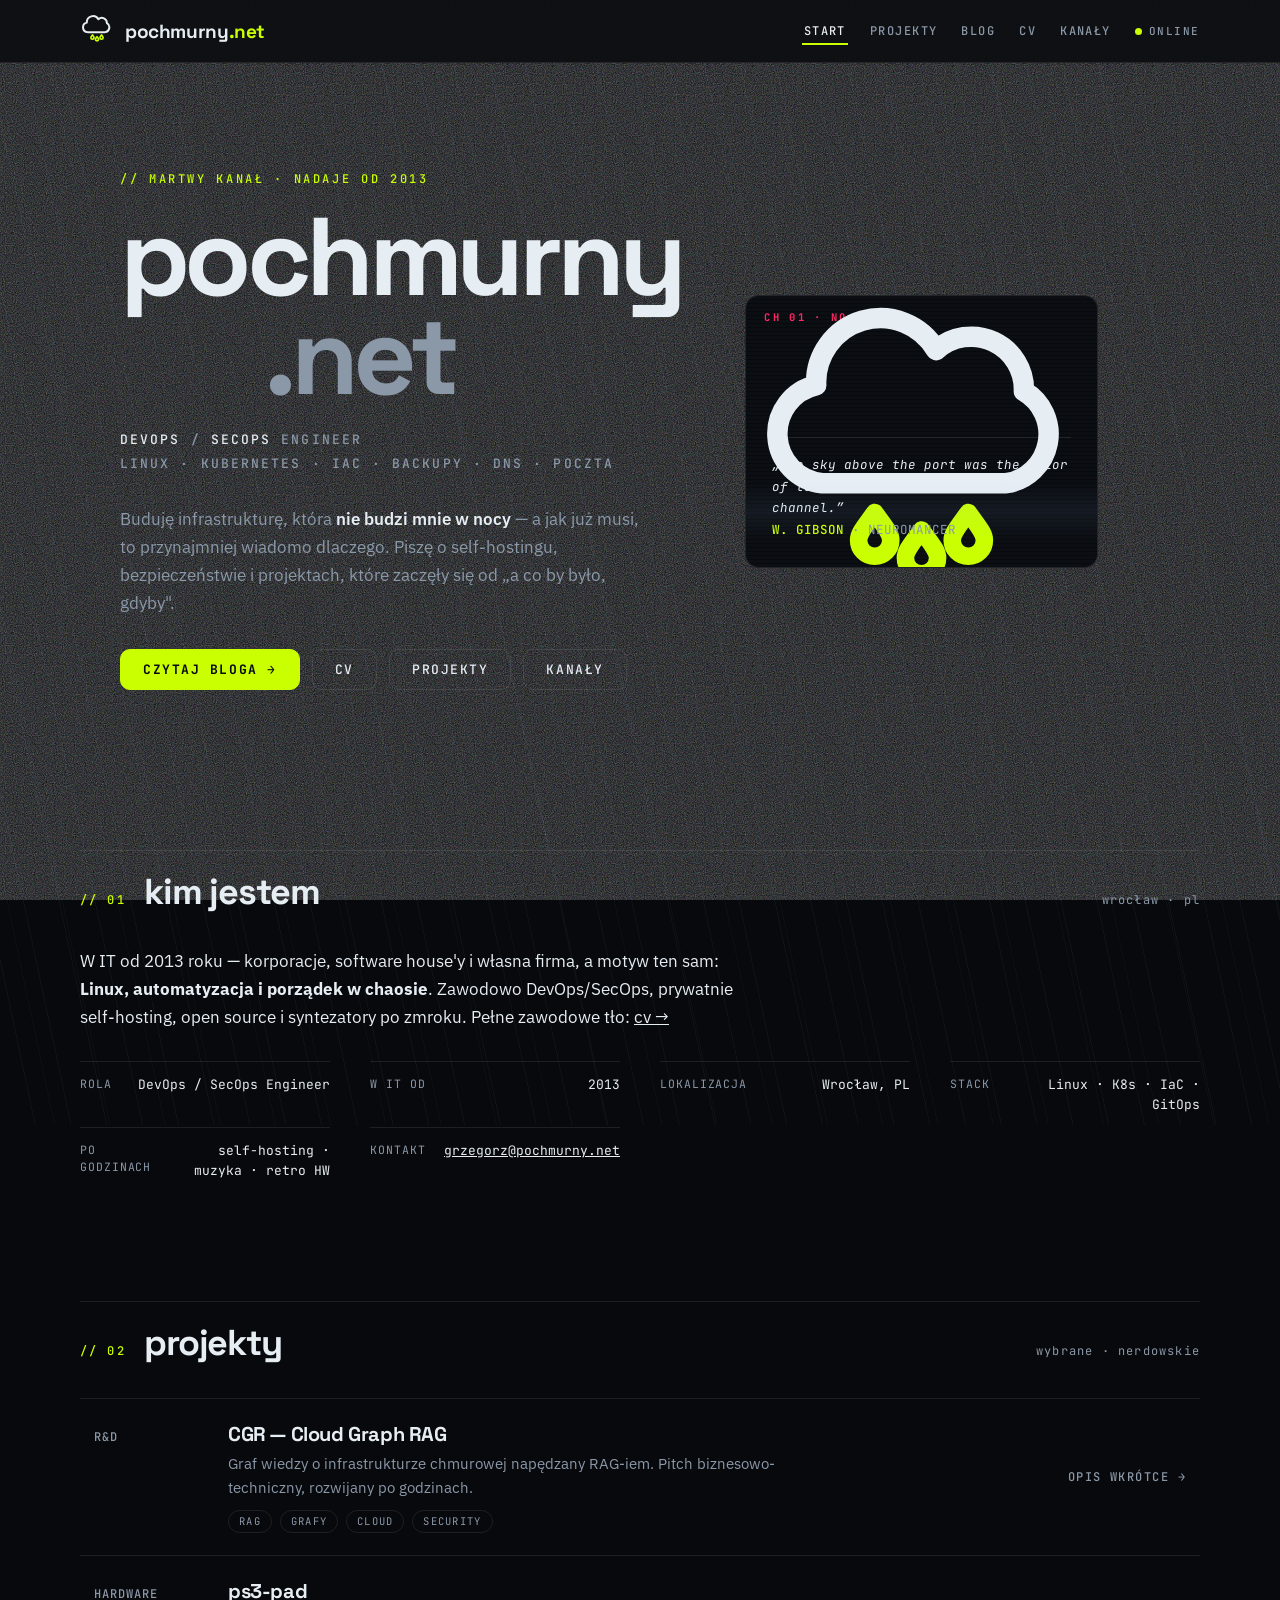
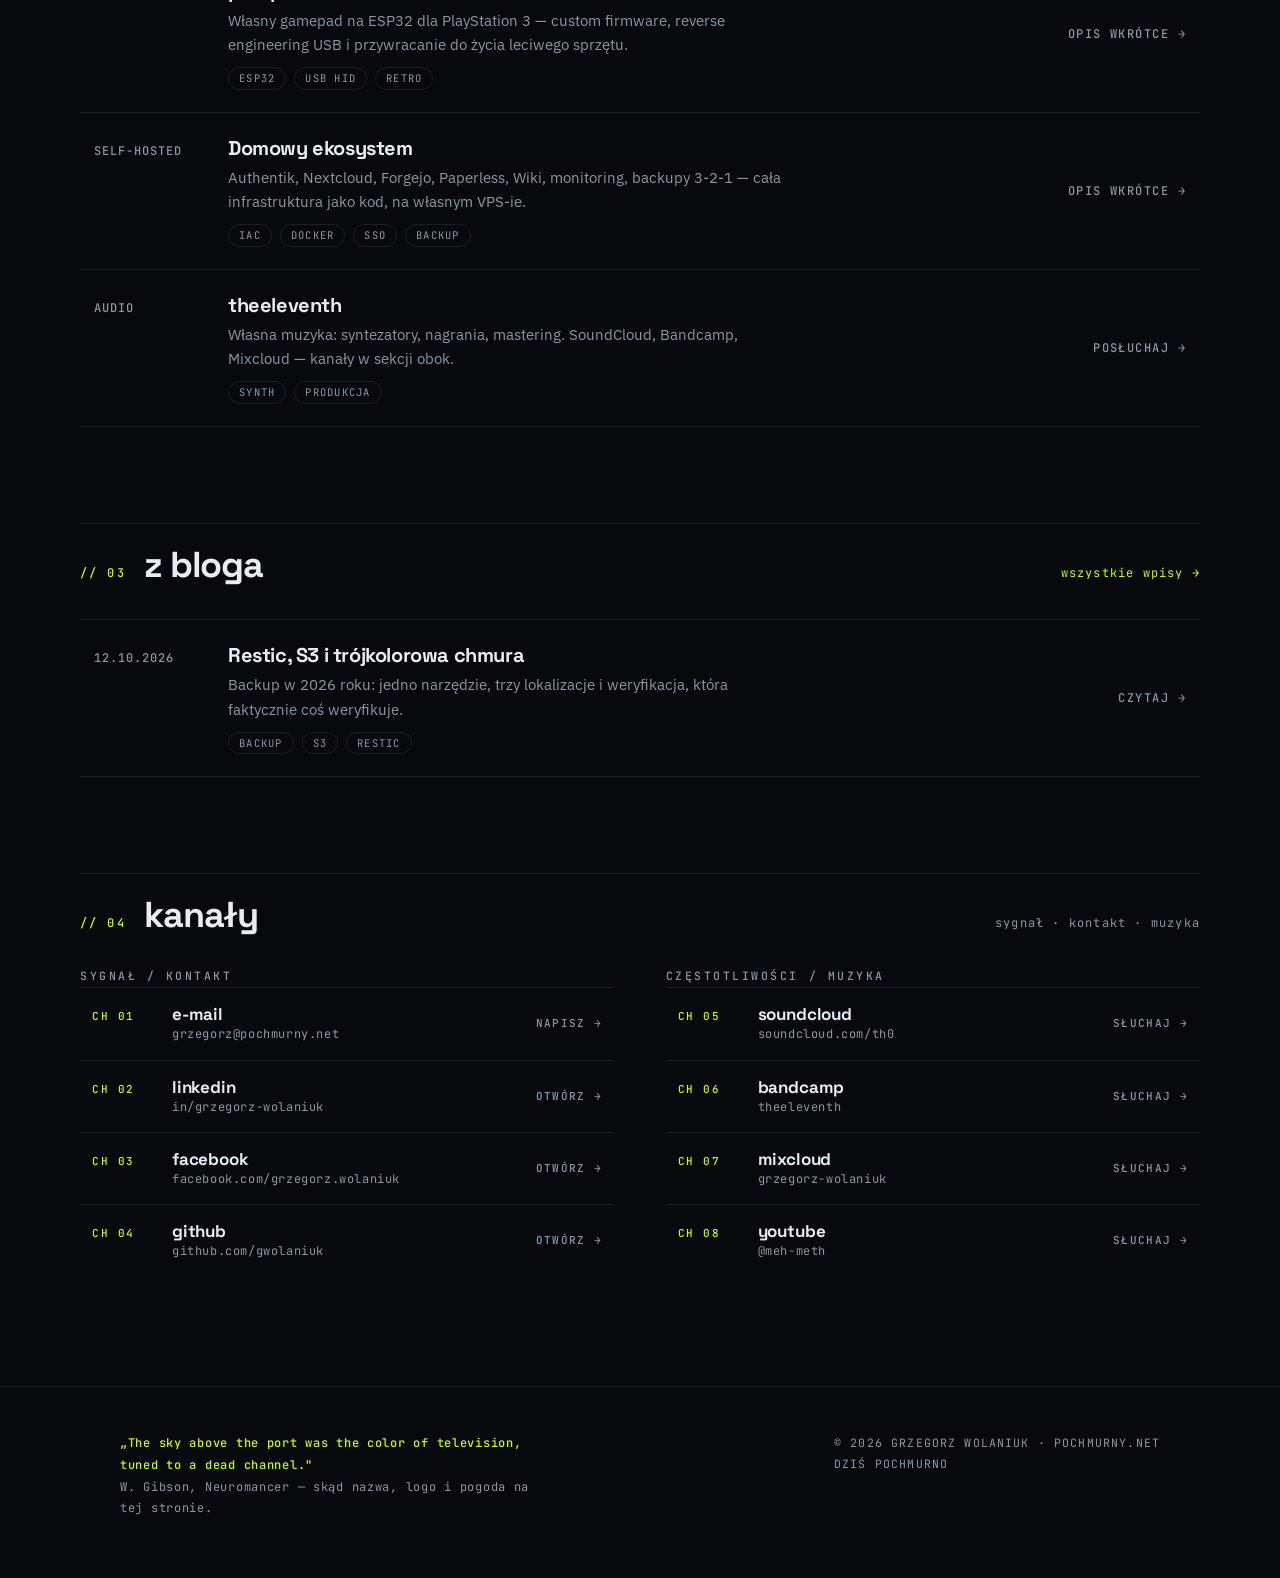
<file: index.html>
<!doctype html>
<html lang="pl">
<head>
<meta charset="utf-8">
<meta name="viewport" content="width=device-width, initial-scale=1">
<title>pochmurny.net — Grzegorz Wolaniuk · DevOps / SecOps</title>
<meta name="description" content="Grzegorz Wolaniuk — DevOps / SecOps engineer z Wrocławia. Blog o nerdowskich projektach, CV, muzyka i kanały kontaktu.">
<link rel="icon" type="image/svg+xml" href="logo.svg">
<link rel="stylesheet" href="styles.css">
</head>
<body>
<div class="rain" aria-hidden="true"></div>

<header class="topbar">
  <div class="wrap bar">
    <a class="brand" href="index.html">
      <img src="logo.svg" alt="logo pochmurny.net — smutna chmurka">
      <b>pochmurny<span>.net</span></b>
    </a>
    <nav>
      <a class="cur" href="index.html">start</a>
      <a href="#projekty">projekty</a>
      <a href="blog.html">blog</a>
      <a href="cv.html">cv</a>
      <a href="#kanaly">kanały</a>
    </nav>
    <div class="status"><span class="dot"></span>ONLINE</div>
  </div>
</header>

<main>

  <!-- ─── hero: pozycjonowanie ─────────────────────────────── -->
  <section class="hero">
    <div class="wrap hero-grid">
      <div>
        <p class="kicker">// martwy kanał · nadaje od 2013</p>
        <h1><span>pochmurny</span><span class="net"><span class="dimmed">.net</span></span></h1>
        <p class="roles">
          <b>DEVOPS</b> / <b>SECOPS</b> ENGINEER<br>
          LINUX · KUBERNETES · IAC · BACKUPY · DNS · POCZTA
        </p>
        <p class="hero-lead">
          Buduję infrastrukturę, która <b>nie budzi mnie w nocy</b> — a jak już musi,
          to przynajmniej wiadomo dlaczego. Piszę o self-hostingu, bezpieczeństwie
          i projektach, które zaczęły się od „a co by było, gdyby".
        </p>
        <div class="cta">
          <a class="btn primary" href="blog.html">czytaj bloga →</a>
          <a class="btn ghost" href="cv.html">cv</a>
          <a class="btn ghost" href="#projekty">projekty</a>
          <a class="btn ghost" href="#kanaly">kanały</a>
        </div>
      </div>

      <aside class="crt" aria-label="martwy kanał">
        <div class="tag">CH 01 · NO SIGNAL</div>
        <div class="logo-wrap"><img src="logo.svg" alt="smutna chmurka deszczowa"></div>
        <div class="caption">
          <q>The sky above the port was the color of television, tuned to a dead channel.</q><br>
          <b>W. GIBSON</b> · NEUROMANCER
        </div>
      </aside>
    </div>
  </section>

  <!-- ─── krótkie „kim jestem" ─────────────────────────────── -->
  <section class="block wrap" id="o-mnie">
    <div class="sec-head">
      <span class="no">// 01</span>
      <h2>kim jestem</h2>
      <span class="aside">wrocław · pl</span>
    </div>

    <p style="max-width:66ch;margin:0 0 30px">
      W IT od 2013 roku — korporacje, software house'y i własna firma, a motyw ten sam:
      <b>Linux, automatyzacja i porządek w chaosie</b>. Zawodowo DevOps/SecOps,
      prywatnie self-hosting, open source i syntezatory po zmroku.
      Pełne zawodowe tło: <a href="cv.html">cv →</a>
    </p>

    <div class="facts">
      <div><span class="k">rola</span><span class="v">DevOps / SecOps Engineer</span></div>
      <div><span class="k">w IT od</span><span class="v">2013</span></div>
      <div><span class="k">lokalizacja</span><span class="v">Wrocław, PL</span></div>
      <div><span class="k">stack</span><span class="v">Linux · K8s · IaC · GitOps</span></div>
      <div><span class="k">po godzinach</span><span class="v">self-hosting · muzyka · retro HW</span></div>
      <div><span class="k">kontakt</span><span class="v"><a href="mailto:grzegorz@pochmurny.net">grzegorz@pochmurny.net</a></span></div>
    </div>
  </section>

  <!-- ─── projekty ─────────────────────────────────────────── -->
  <section class="block wrap" id="projekty">
    <div class="sec-head">
      <span class="no">// 02</span>
      <h2>projekty</h2>
      <span class="aside">wybrane · nerdowskie</span>
    </div>

    <div class="rows">
      <a class="row" href="blog.html">
        <div class="when">R&amp;D</div>
        <div class="main">
          <h3>CGR — Cloud Graph RAG</h3>
          <p>Graf wiedzy o infrastrukturze chmurowej napędzany RAG-iem. Pitch biznesowo-techniczny, rozwijany po godzinach.</p>
          <div class="tags"><span class="tag-pill">rag</span><span class="tag-pill">grafy</span><span class="tag-pill">cloud</span><span class="tag-pill">security</span></div>
        </div>
        <div class="go">OPIS WKRÓTCE →</div>
      </a>

      <a class="row" href="blog.html">
        <div class="when">HARDWARE</div>
        <div class="main">
          <h3>ps3-pad</h3>
          <p>Własny gamepad na ESP32 dla PlayStation 3 — custom firmware, reverse engineering USB i przywracanie do życia leciwego sprzętu.</p>
          <div class="tags"><span class="tag-pill">esp32</span><span class="tag-pill">usb hid</span><span class="tag-pill">retro</span></div>
        </div>
        <div class="go">OPIS WKRÓTCE →</div>
      </a>

      <a class="row" href="blog.html">
        <div class="when">SELF-HOSTED</div>
        <div class="main">
          <h3>Domowy ekosystem</h3>
          <p>Authentik, Nextcloud, Forgejo, Paperless, Wiki, monitoring, backupy 3-2-1 — cała infrastruktura jako kod, na własnym VPS-ie.</p>
          <div class="tags"><span class="tag-pill">iac</span><span class="tag-pill">docker</span><span class="tag-pill">sso</span><span class="tag-pill">backup</span></div>
        </div>
        <div class="go">OPIS WKRÓTCE →</div>
      </a>

      <a class="row" href="#kanaly">
        <div class="when">AUDIO</div>
        <div class="main">
          <h3>theeleventh</h3>
          <p>Własna muzyka: syntezatory, nagrania, mastering. SoundCloud, Bandcamp, Mixcloud — kanały w sekcji obok.</p>
          <div class="tags"><span class="tag-pill">synth</span><span class="tag-pill">produkcja</span></div>
        </div>
        <div class="go">POSŁUCHAJ →</div>
      </a>
    </div>
  </section>

  <!-- ─── ostatni wpis (jeden wiersz, bez dublowania bloga) ── -->
  <section class="block wrap" id="blog">
    <div class="sec-head">
      <span class="no">// 03</span>
      <h2>z bloga</h2>
      <span class="aside"><a href="blog.html" style="color:var(--lime);text-decoration:none">wszystkie wpisy →</a></span>
    </div>

    <div class="rows">
      <a class="row" href="wpis.html">
        <div class="when">12.10.2026</div>
        <div class="main">
          <h3>Restic, S3 i trójkolorowa chmura</h3>
          <p>Backup w 2026 roku: jedno narzędzie, trzy lokalizacje i weryfikacja, która faktycznie coś weryfikuje.</p>
          <div class="tags"><span class="tag-pill">backup</span><span class="tag-pill">s3</span><span class="tag-pill">restic</span></div>
        </div>
        <div class="go">CZYTAJ →</div>
      </a>
    </div>
  </section>

  <!-- ─── kanały ───────────────────────────────────────────── -->
  <section class="block wrap" id="kanaly">
    <div class="sec-head">
      <span class="no">// 04</span>
      <h2>kanały</h2>
      <span class="aside">sygnał · kontakt · muzyka</span>
    </div>

    <div class="channels">
      <div class="ch-group">
        <h3>sygnał / kontakt</h3>

        <a class="ch" href="mailto:grzegorz@pochmurny.net">
          <span class="no">CH 01</span>
          <span class="name">e-mail<small>grzegorz@pochmurny.net</small></span>
          <span class="go">NAPISZ →</span>
        </a>

        <a class="ch" href="https://www.linkedin.com/in/grzegorz-wolaniuk" rel="me">
          <span class="no">CH 02</span>
          <span class="name">linkedin<small>in/grzegorz-wolaniuk</small></span>
          <span class="go">OTWÓRZ →</span>
        </a>

        <a class="ch" href="https://www.facebook.com/grzegorz.wolaniuk" rel="me">
          <span class="no">CH 03</span>
          <span class="name">facebook<small>facebook.com/grzegorz.wolaniuk</small></span>
          <span class="go">OTWÓRZ →</span>
        </a>

        <a class="ch" href="https://github.com/gwolaniuk" rel="me">
          <span class="no">CH 04</span>
          <span class="name">github<small>github.com/gwolaniuk</small></span>
          <span class="go">OTWÓRZ →</span>
        </a>
      </div>

      <div class="ch-group">
        <h3>częstotliwości / muzyka</h3>

        <a class="ch" href="https://soundcloud.com/th0" rel="me">
          <span class="no">CH 05</span>
          <span class="name">soundcloud<small>soundcloud.com/th0</small></span>
          <span class="go">SŁUCHAJ →</span>
        </a>

        <a class="ch" href="https://theeleventh.bandcamp.com" rel="me">
          <span class="no">CH 06</span>
          <span class="name">bandcamp<small>theeleventh</small></span>
          <span class="go">SŁUCHAJ →</span>
        </a>

        <a class="ch" href="https://mixcloud.com/grzegorz-wolaniuk" rel="me">
          <span class="no">CH 07</span>
          <span class="name">mixcloud<small>grzegorz-wolaniuk</small></span>
          <span class="go">SŁUCHAJ →</span>
        </a>

        <a class="ch" href="https://youtube.com/@meh-meth" rel="me">
          <span class="no">CH 08</span>
          <span class="name">youtube<small>@meh-meth</small></span>
          <span class="go">SŁUCHAJ →</span>
        </a>
      </div>
    </div>
  </section>

</main>

<footer>
  <div class="wrap foot">
    <p class="q">
      <b>„The sky above the port was the color of television, tuned to a dead channel."</b><br>
      W. Gibson, Neuromancer — skąd nazwa, logo i pogoda na tej stronie.
    </p>
    <p class="meta">© 2026 GRZEGORZ WOLANIUK · POCHMURNY.NET<br>DZIŚ POCHMURNO</p>
  </div>
</footer>

</body>
</html>
</file>
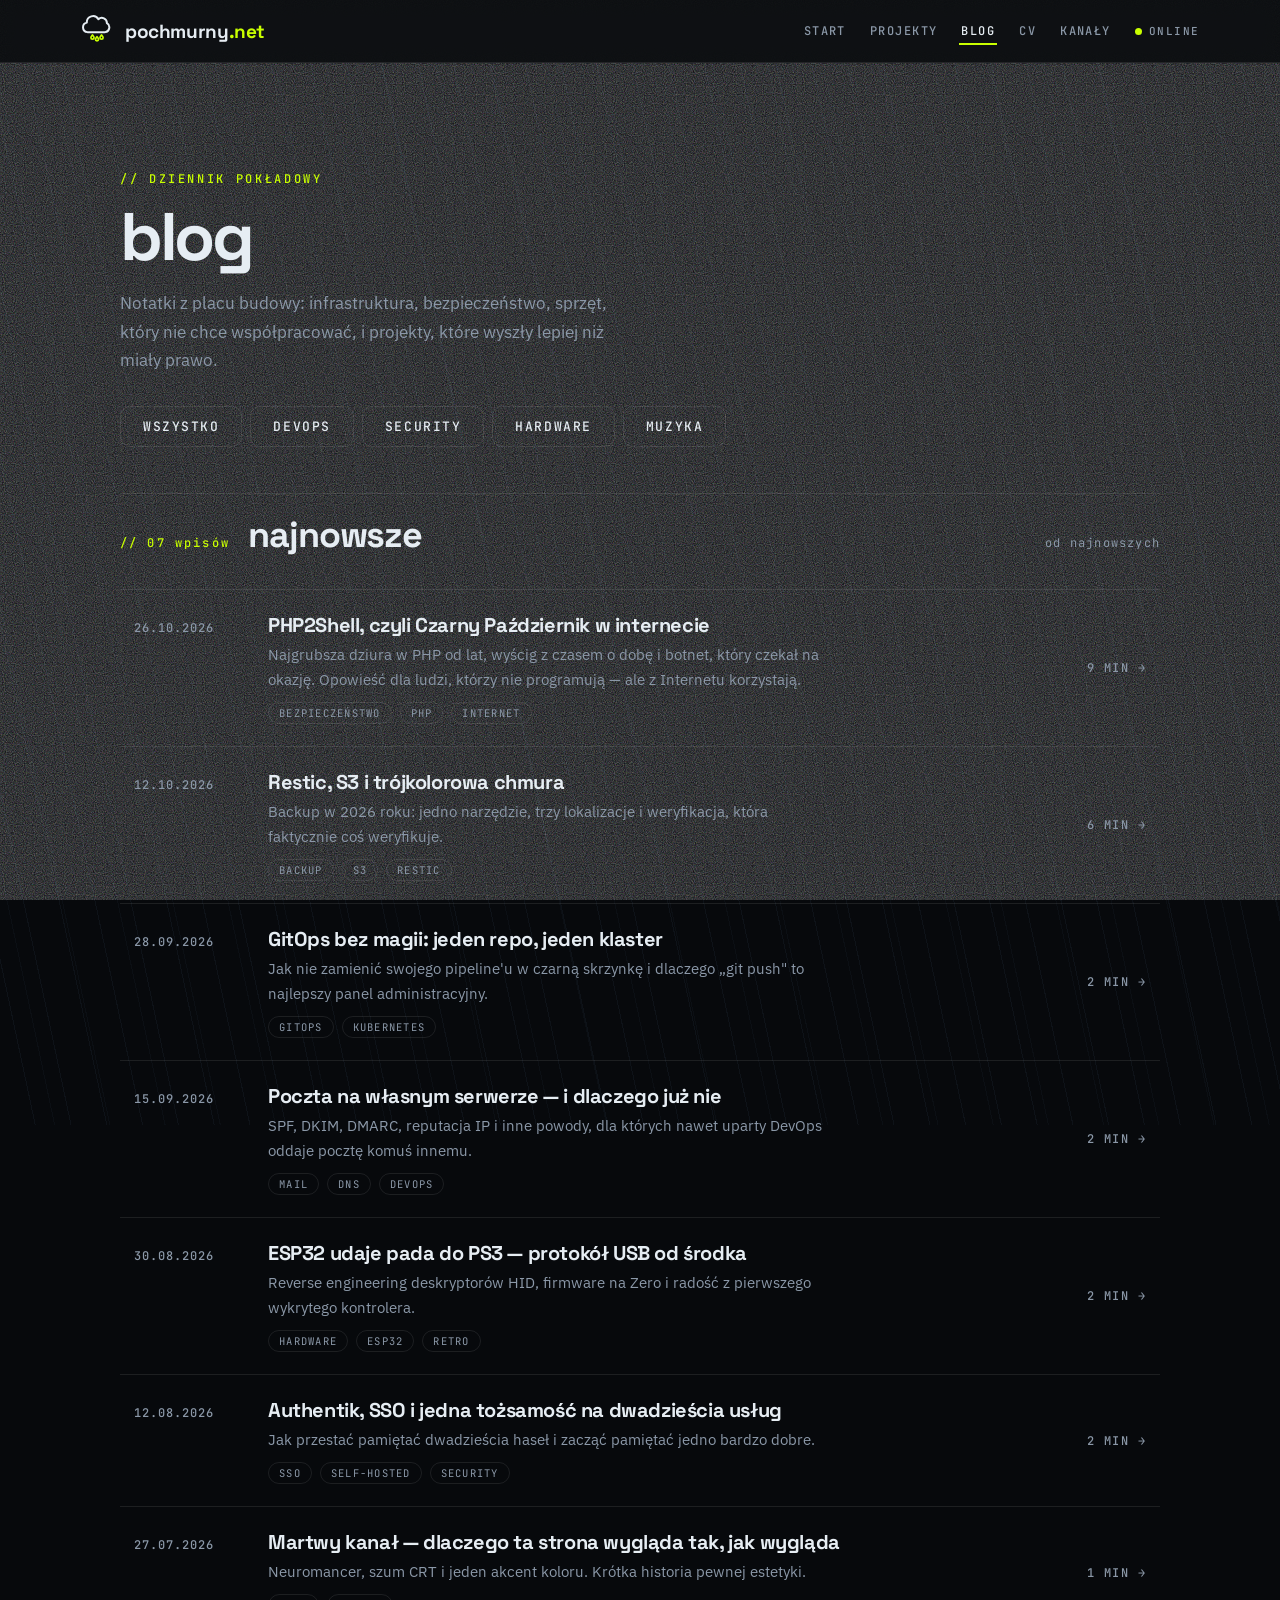
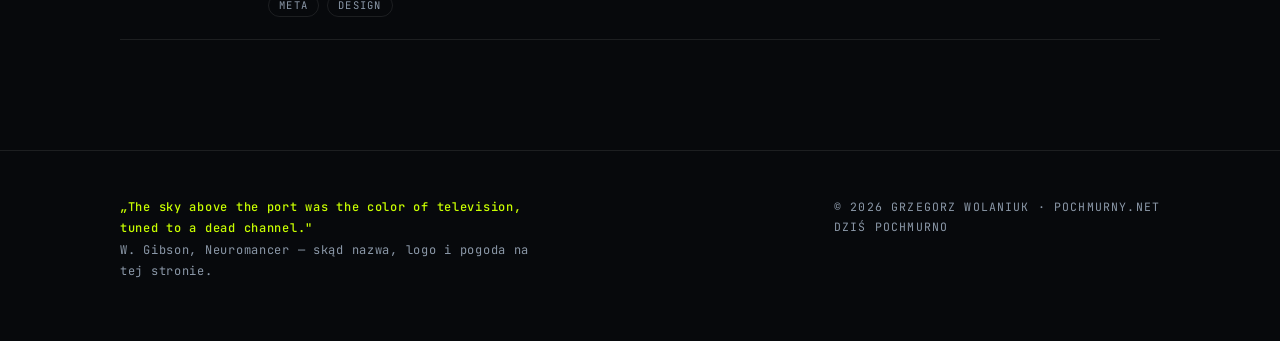
<file: blog.html>
<!doctype html>
<html lang="pl">
<head>
<meta charset="utf-8">
<meta name="viewport" content="width=device-width, initial-scale=1">
<title>blog — pochmurny.net</title>
<meta name="description" content="Wpisy o DevOps, self-hostingu, bezpieczeństwie i nerdowskich projektach.">
<link rel="icon" type="image/svg+xml" href="logo.svg">
<link rel="stylesheet" href="styles.css">
</head>
<body>
<div class="rain" aria-hidden="true"></div>

<header class="topbar">
  <div class="wrap bar">
    <a class="brand" href="index.html">
      <img src="logo.svg" alt="logo pochmurny.net — smutna chmurka">
      <b>pochmurny<span>.net</span></b>
    </a>
    <nav>
      <a href="index.html">start</a>
      <a href="index.html#projekty">projekty</a>
      <a class="cur" href="blog.html">blog</a>
      <a href="cv.html">cv</a>
      <a href="index.html#kanaly">kanały</a>
    </nav>
    <div class="status"><span class="dot"></span>ONLINE</div>
  </div>
</header>

<main class="wrap">

  <section class="hero" style="padding-bottom:20px">
    <p class="kicker">// dziennik pokładowy</p>
    <h1 style="font-size:clamp(2.4rem,6vw,4.2rem)">blog</h1>
    <p class="hero-lead">
      Notatki z placu budowy: infrastruktura, bezpieczeństwo, sprzęt, który nie chce
      współpracować, i projekty, które wyszły lepiej niż miały prawo.
    </p>
    <div class="cta" style="gap:8px">
      <a class="btn ghost" href="#wszystko">wszystko</a>
      <a class="btn ghost" href="#wszystko">devops</a>
      <a class="btn ghost" href="#wszystko">security</a>
      <a class="btn ghost" href="#wszystko">hardware</a>
      <a class="btn ghost" href="#wszystko">muzyka</a>
    </div>
  </section>

  <section class="block" id="wszystko" style="padding-top:26px">
    <div class="sec-head">
      <span class="no">// 07 wpisów</span>
      <h2>najnowsze</h2>
      <span class="aside">od najnowszych</span>
    </div>

    <div class="rows">
      <a class="row" href="wpis-php2shell-czyli-czarny-pazdziernik-w-internecie.html">
        <div class="when">26.10.2026</div>
        <div class="main">
          <h3>PHP2Shell, czyli Czarny Październik w internecie</h3>
          <p>Najgrubsza dziura w PHP od lat, wyścig z czasem o dobę i botnet, który czekał na okazję. Opowieść dla ludzi, którzy nie programują — ale z Internetu korzystają.</p>
          <div class="tags"><span class="tag-pill">bezpieczeństwo</span><span class="tag-pill">php</span><span class="tag-pill">internet</span></div>
        </div>
        <div class="go">9 MIN →</div>
      </a>

      <a class="row" href="wpis.html">
        <div class="when">12.10.2026</div>
        <div class="main">
          <h3>Restic, S3 i trójkolorowa chmura</h3>
          <p>Backup w 2026 roku: jedno narzędzie, trzy lokalizacje i weryfikacja, która faktycznie coś weryfikuje.</p>
          <div class="tags"><span class="tag-pill">backup</span><span class="tag-pill">s3</span><span class="tag-pill">restic</span></div>
        </div>
        <div class="go">6 MIN →</div>
      </a>
      <a class="row" href="wpis-gitops-bez-magii-jeden-repo-jeden-klaster.html">
        <div class="when">28.09.2026</div>
        <div class="main">
          <h3>GitOps bez magii: jeden repo, jeden klaster</h3>
          <p>Jak nie zamienić swojego pipeline&#x27;u w czarną skrzynkę i dlaczego „git push&quot; to najlepszy panel administracyjny.</p>
          <div class="tags"><span class="tag-pill">gitops</span><span class="tag-pill">kubernetes</span></div>
        </div>
        <div class="go">2 MIN →</div>
      </a>

      <a class="row" href="wpis-poczta-na-wlasnym-serwerze-i-dlaczego-juz-nie.html">
        <div class="when">15.09.2026</div>
        <div class="main">
          <h3>Poczta na własnym serwerze — i dlaczego już nie</h3>
          <p>SPF, DKIM, DMARC, reputacja IP i inne powody, dla których nawet uparty DevOps oddaje pocztę komuś innemu.</p>
          <div class="tags"><span class="tag-pill">mail</span><span class="tag-pill">dns</span><span class="tag-pill">devops</span></div>
        </div>
        <div class="go">2 MIN →</div>
      </a>

      <a class="row" href="wpis-esp32-udaje-pada-do-ps3-protokol-usb-od-srodka.html">
        <div class="when">30.08.2026</div>
        <div class="main">
          <h3>ESP32 udaje pada do PS3 — protokół USB od środka</h3>
          <p>Reverse engineering deskryptorów HID, firmware na Zero i radość z pierwszego wykrytego kontrolera.</p>
          <div class="tags"><span class="tag-pill">hardware</span><span class="tag-pill">esp32</span><span class="tag-pill">retro</span></div>
        </div>
        <div class="go">2 MIN →</div>
      </a>

      <a class="row" href="wpis-authentik-sso-i-jedna-tozsamosc-na-dwadziescia-uslug.html">
        <div class="when">12.08.2026</div>
        <div class="main">
          <h3>Authentik, SSO i jedna tożsamość na dwadzieścia usług</h3>
          <p>Jak przestać pamiętać dwadzieścia haseł i zacząć pamiętać jedno bardzo dobre.</p>
          <div class="tags"><span class="tag-pill">sso</span><span class="tag-pill">self-hosted</span><span class="tag-pill">security</span></div>
        </div>
        <div class="go">2 MIN →</div>
      </a>

      <a class="row" href="wpis-martwy-kanal-dlaczego-ta-strona-wyglada-tak-jak-wyglada.html">
        <div class="when">27.07.2026</div>
        <div class="main">
          <h3>Martwy kanał — dlaczego ta strona wygląda tak, jak wygląda</h3>
          <p>Neuromancer, szum CRT i jeden akcent koloru. Krótka historia pewnej estetyki.</p>
          <div class="tags"><span class="tag-pill">meta</span><span class="tag-pill">design</span></div>
        </div>
        <div class="go">1 MIN →</div>
      </a>


    </div>
  </section>

</main>

<footer>
  <div class="wrap foot">
    <p class="q">
      <b>„The sky above the port was the color of television, tuned to a dead channel."</b><br>
      W. Gibson, Neuromancer — skąd nazwa, logo i pogoda na tej stronie.
    </p>
    <p class="meta">© 2026 GRZEGORZ WOLANIUK · POCHMURNY.NET<br>DZIŚ POCHMURNO</p>
  </div>
</footer>

</body>
</html>
</file>
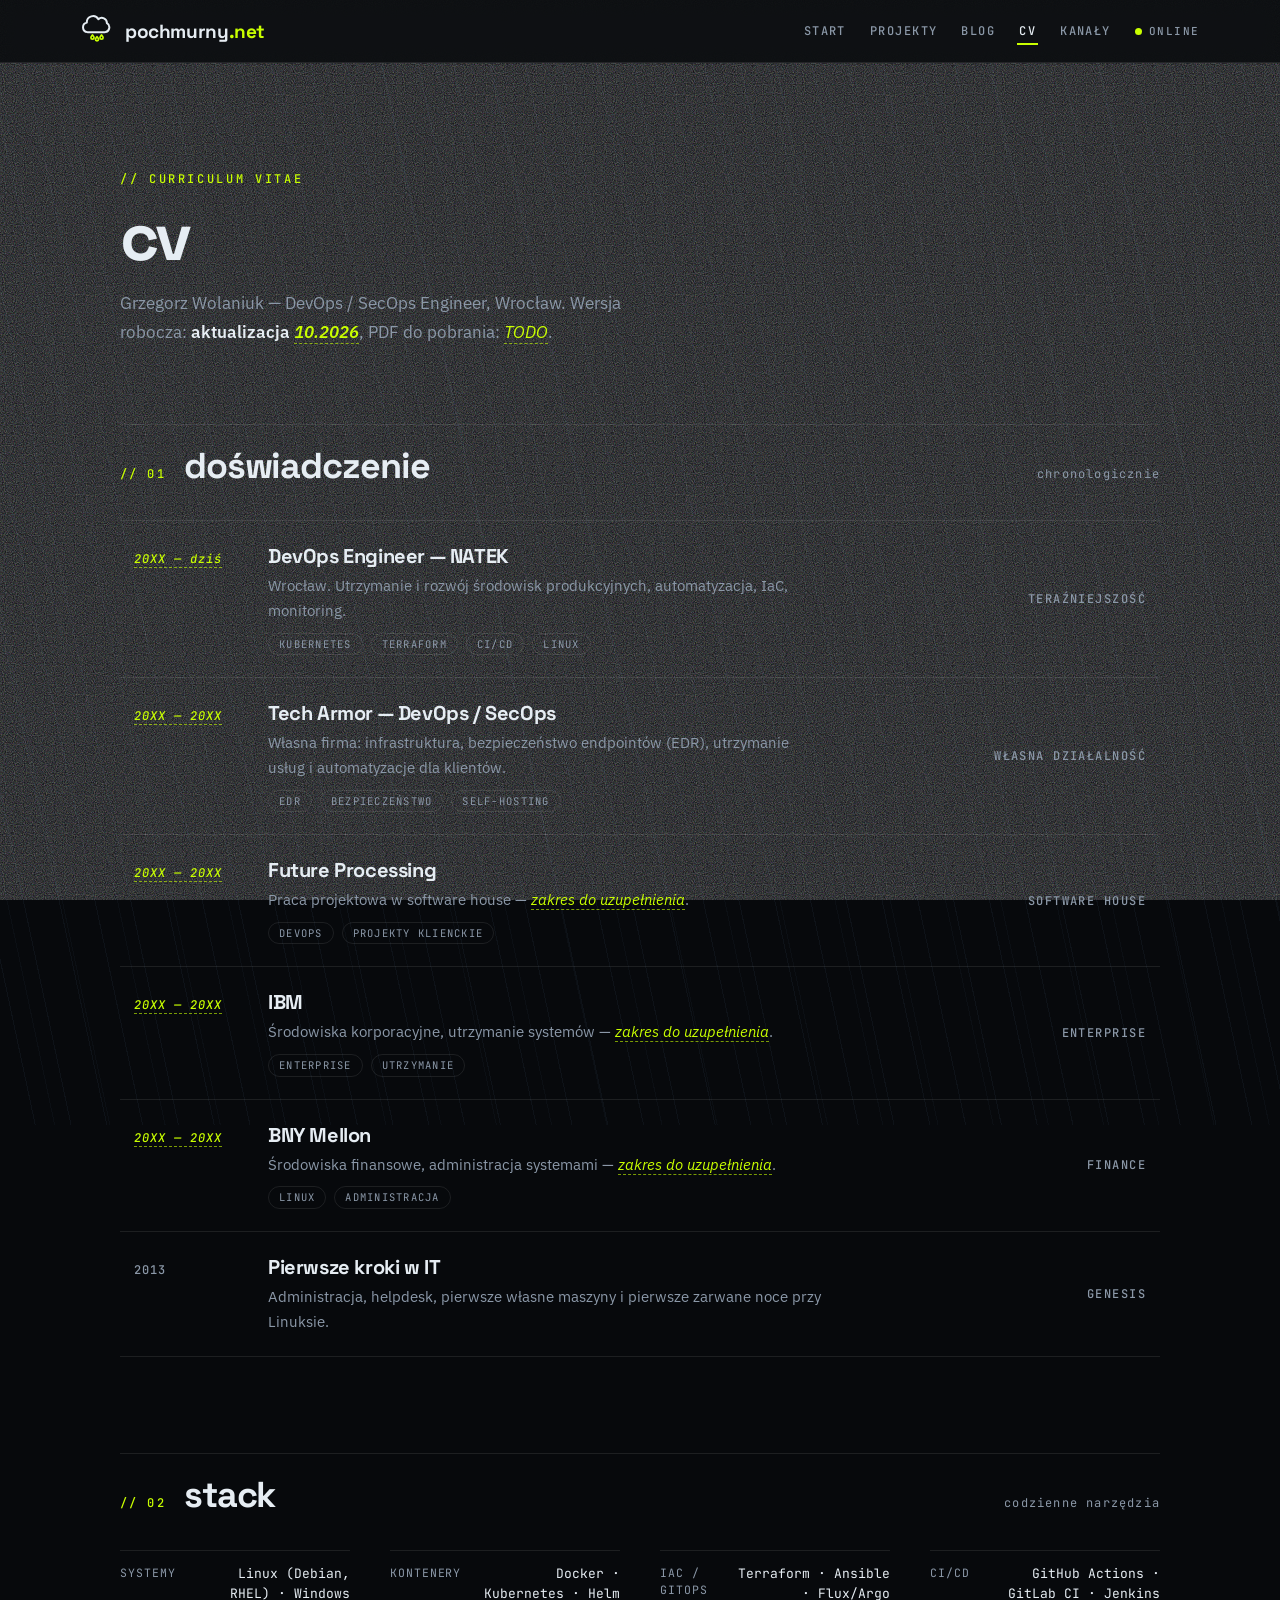
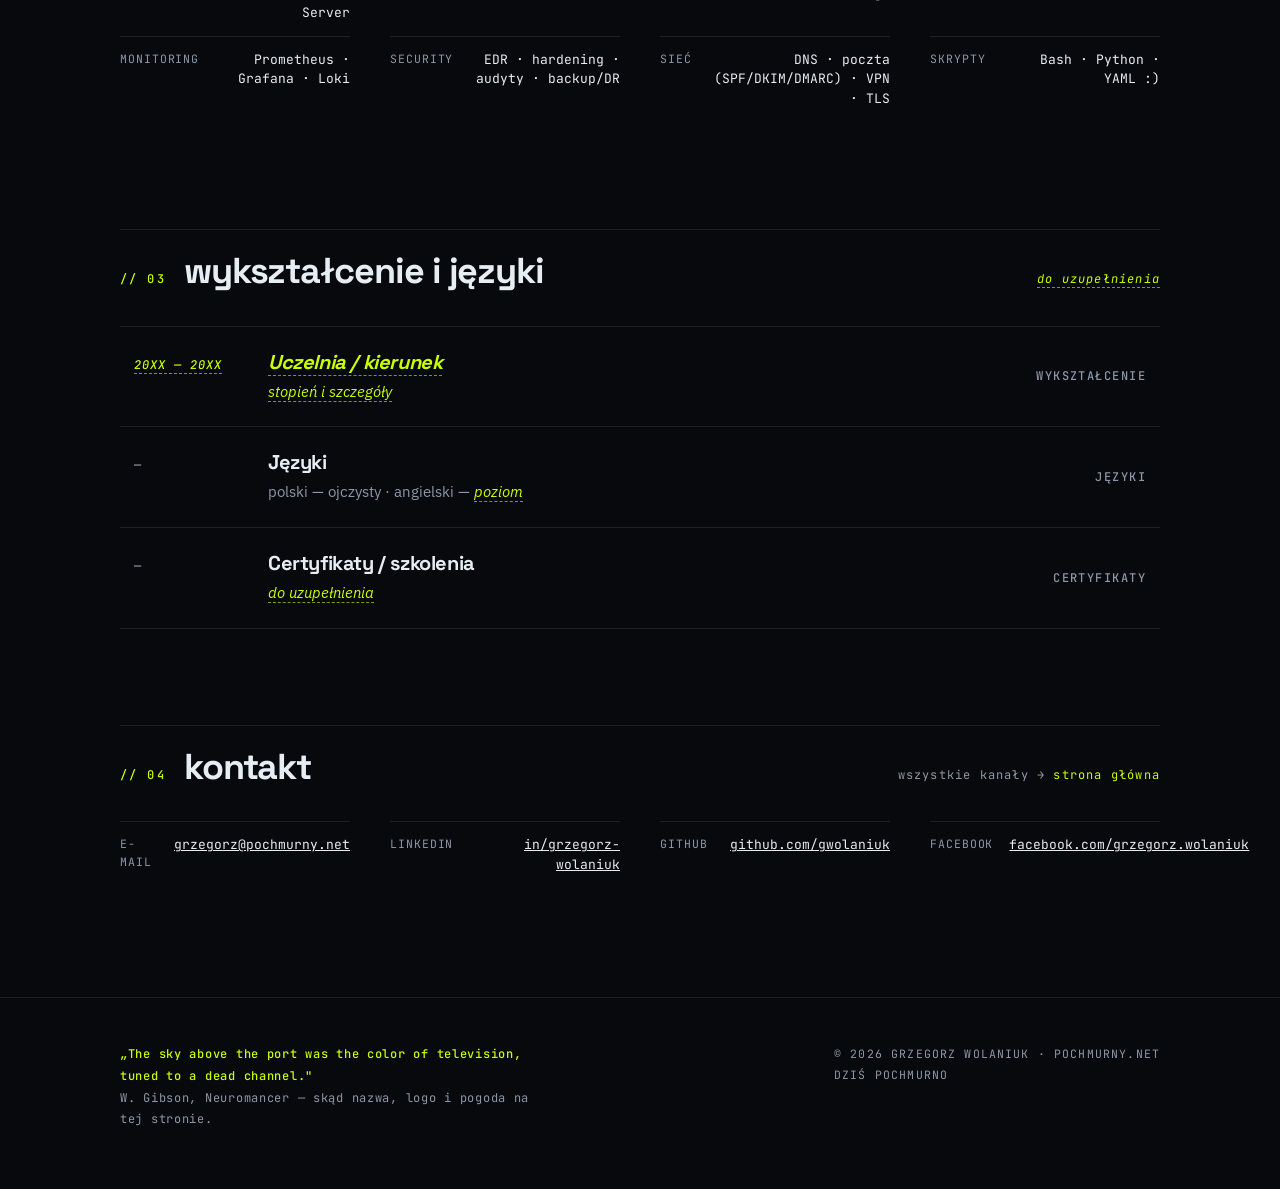
<file: cv.html>
<!doctype html>
<html lang="pl">
<head>
<meta charset="utf-8">
<meta name="viewport" content="width=device-width, initial-scale=1">
<title>cv — Grzegorz Wolaniuk · pochmurny.net</title>
<meta name="description" content="CV — Grzegorz Wolaniuk, DevOps / SecOps Engineer. Doświadczenie, stack, wykształcenie.">
<link rel="icon" type="image/svg+xml" href="logo.svg">
<link rel="stylesheet" href="styles.css">
</head>
<body>
<div class="rain" aria-hidden="true"></div>

<header class="topbar">
  <div class="wrap bar">
    <a class="brand" href="index.html">
      <img src="logo.svg" alt="logo pochmurny.net — smutna chmurka">
      <b>pochmurny<span>.net</span></b>
    </a>
    <nav>
      <a href="index.html">start</a>
      <a href="index.html#projekty">projekty</a>
      <a href="blog.html">blog</a>
      <a class="cur" href="cv.html">cv</a>
      <a href="index.html#kanaly">kanały</a>
    </nav>
    <div class="status"><span class="dot"></span>ONLINE</div>
  </div>
</header>

<main class="wrap">

  <section class="hero" style="padding-bottom:20px">
    <p class="kicker">// curriculum vitae</p>
    <h1 style="font-size:clamp(2.4rem,6vw,4.2rem)">cv</h1>
    <p class="hero-lead">
      Grzegorz Wolaniuk — DevOps / SecOps Engineer, Wrocław.
      Wersja robocza: <b>aktualizacja <span class="todo" title="do uzupełnienia">10.2026</span></b>,
      PDF do pobrania: <span class="todo" title="do uzupełnienia: link do PDF">TODO</span>.
    </p>
  </section>

  <!-- ─── doświadczenie ────────────────────────────────────── -->
  <section class="block" id="doswiadczenie" style="padding-top:26px">
    <div class="sec-head">
      <span class="no">// 01</span>
      <h2>doświadczenie</h2>
      <span class="aside">chronologicznie</span>
    </div>

    <div class="rows">
      <div class="row static">
        <div class="when"><span class="todo" title="do uzupełnienia">20XX — dziś</span></div>
        <div class="main">
          <h3>DevOps Engineer — NATEK</h3>
          <p>Wrocław. Utrzymanie i rozwój środowisk produkcyjnych, automatyzacja, IaC, monitoring.</p>
          <div class="tags"><span class="tag-pill">kubernetes</span><span class="tag-pill">terraform</span><span class="tag-pill">ci/cd</span><span class="tag-pill">linux</span></div>
        </div>
        <div class="go">TERAŹNIEJSZOŚĆ</div>
      </div>

      <div class="row static">
        <div class="when"><span class="todo" title="do uzupełnienia">20XX — 20XX</span></div>
        <div class="main">
          <h3>Tech Armor — DevOps / SecOps</h3>
          <p>Własna firma: infrastruktura, bezpieczeństwo endpointów (EDR), utrzymanie usług i automatyzacje dla klientów.</p>
          <div class="tags"><span class="tag-pill">edr</span><span class="tag-pill">bezpieczeństwo</span><span class="tag-pill">self-hosting</span></div>
        </div>
        <div class="go">WŁASNA DZIAŁALNOŚĆ</div>
      </div>

      <div class="row static">
        <div class="when"><span class="todo" title="do uzupełnienia">20XX — 20XX</span></div>
        <div class="main">
          <h3>Future Processing</h3>
          <p>Praca projektowa w software house — <span class="todo" title="do uzupełnienia: rola i zakres">zakres do uzupełnienia</span>.</p>
          <div class="tags"><span class="tag-pill">devops</span><span class="tag-pill">projekty klienckie</span></div>
        </div>
        <div class="go">SOFTWARE HOUSE</div>
      </div>

      <div class="row static">
        <div class="when"><span class="todo" title="do uzupełnienia">20XX — 20XX</span></div>
        <div class="main">
          <h3>IBM</h3>
          <p>Środowiska korporacyjne, utrzymanie systemów — <span class="todo" title="do uzupełnienia: rola i zakres">zakres do uzupełnienia</span>.</p>
          <div class="tags"><span class="tag-pill">enterprise</span><span class="tag-pill">utrzymanie</span></div>
        </div>
        <div class="go">ENTERPRISE</div>
      </div>

      <div class="row static">
        <div class="when"><span class="todo" title="do uzupełnienia">20XX — 20XX</span></div>
        <div class="main">
          <h3>BNY Mellon</h3>
          <p>Środowiska finansowe, administracja systemami — <span class="todo" title="do uzupełnienia: rola i zakres">zakres do uzupełnienia</span>.</p>
          <div class="tags"><span class="tag-pill">linux</span><span class="tag-pill">administracja</span></div>
        </div>
        <div class="go">FINANCE</div>
      </div>

      <div class="row static">
        <div class="when">2013</div>
        <div class="main">
          <h3>Pierwsze kroki w IT</h3>
          <p>Administracja, helpdesk, pierwsze własne maszyny i pierwsze zarwane noce przy Linuksie.</p>
        </div>
        <div class="go">GENESIS</div>
      </div>
    </div>
  </section>

  <!-- ─── stack ────────────────────────────────────────────── -->
  <section class="block" id="stack">
    <div class="sec-head">
      <span class="no">// 02</span>
      <h2>stack</h2>
      <span class="aside">codzienne narzędzia</span>
    </div>

    <div class="facts">
      <div><span class="k">systemy</span><span class="v">Linux (Debian, RHEL) · Windows Server</span></div>
      <div><span class="k">kontenery</span><span class="v">Docker · Kubernetes · Helm</span></div>
      <div><span class="k">iac / gitops</span><span class="v">Terraform · Ansible · Flux/Argo</span></div>
      <div><span class="k">ci/cd</span><span class="v">GitHub Actions · GitLab CI · Jenkins</span></div>
      <div><span class="k">monitoring</span><span class="v">Prometheus · Grafana · Loki</span></div>
      <div><span class="k">security</span><span class="v">EDR · hardening · audyty · backup/DR</span></div>
      <div><span class="k">sieć</span><span class="v">DNS · poczta (SPF/DKIM/DMARC) · VPN · TLS</span></div>
      <div><span class="k">skrypty</span><span class="v">Bash · Python · YAML :)</span></div>
    </div>
  </section>

  <!-- ─── wykształcenie / języki ───────────────────────────── -->
  <section class="block" id="pozostale">
    <div class="sec-head">
      <span class="no">// 03</span>
      <h2>wykształcenie i języki</h2>
      <span class="aside"><span class="todo" title="do uzupełnienia">do uzupełnienia</span></span>
    </div>

    <div class="rows">
      <div class="row static">
        <div class="when"><span class="todo" title="do uzupełnienia">20XX — 20XX</span></div>
        <div class="main">
          <h3><span class="todo" title="do uzupełnienia: uczelnia i kierunek">Uczelnia / kierunek</span></h3>
          <p><span class="todo" title="do uzupełnienia: stopień, temat pracy">stopień i szczegóły</span></p>
        </div>
        <div class="go">WYKSZTAŁCENIE</div>
      </div>

      <div class="row static">
        <div class="when">—</div>
        <div class="main">
          <h3>Języki</h3>
          <p>polski — ojczysty · angielski — <span class="todo" title="do uzupełnienia: poziom">poziom</span></p>
        </div>
        <div class="go">JĘZYKI</div>
      </div>

      <div class="row static">
        <div class="when">—</div>
        <div class="main">
          <h3>Certyfikaty / szkolenia</h3>
          <p><span class="todo" title="do uzupełnienia: lista certyfikatów, jeśli są">do uzupełnienia</span></p>
        </div>
        <div class="go">CERTYFIKATY</div>
      </div>
    </div>
  </section>

  <!-- ─── kontakt ──────────────────────────────────────────── -->
  <section class="block" id="kontakt">
    <div class="sec-head">
      <span class="no">// 04</span>
      <h2>kontakt</h2>
      <span class="aside">wszystkie kanały → <a href="index.html#kanaly" style="color:var(--lime);text-decoration:none">strona główna</a></span>
    </div>

    <div class="facts">
      <div><span class="k">e-mail</span><span class="v"><a href="mailto:grzegorz@pochmurny.net">grzegorz@pochmurny.net</a></span></div>
      <div><span class="k">linkedin</span><span class="v"><a href="https://www.linkedin.com/in/grzegorz-wolaniuk" rel="me">in/grzegorz-wolaniuk</a></span></div>
      <div><span class="k">github</span><span class="v"><a href="https://github.com/gwolaniuk" rel="me">github.com/gwolaniuk</a></span></div>
      <div><span class="k">facebook</span><span class="v"><a href="https://www.facebook.com/grzegorz.wolaniuk" rel="me">facebook.com/grzegorz.wolaniuk</a></span></div>
    </div>
  </section>

</main>

<footer>
  <div class="wrap foot">
    <p class="q">
      <b>„The sky above the port was the color of television, tuned to a dead channel."</b><br>
      W. Gibson, Neuromancer — skąd nazwa, logo i pogoda na tej stronie.
    </p>
    <p class="meta">© 2026 GRZEGORZ WOLANIUK · POCHMURNY.NET<br>DZIŚ POCHMURNO</p>
  </div>
</footer>

</body>
</html>
</file>
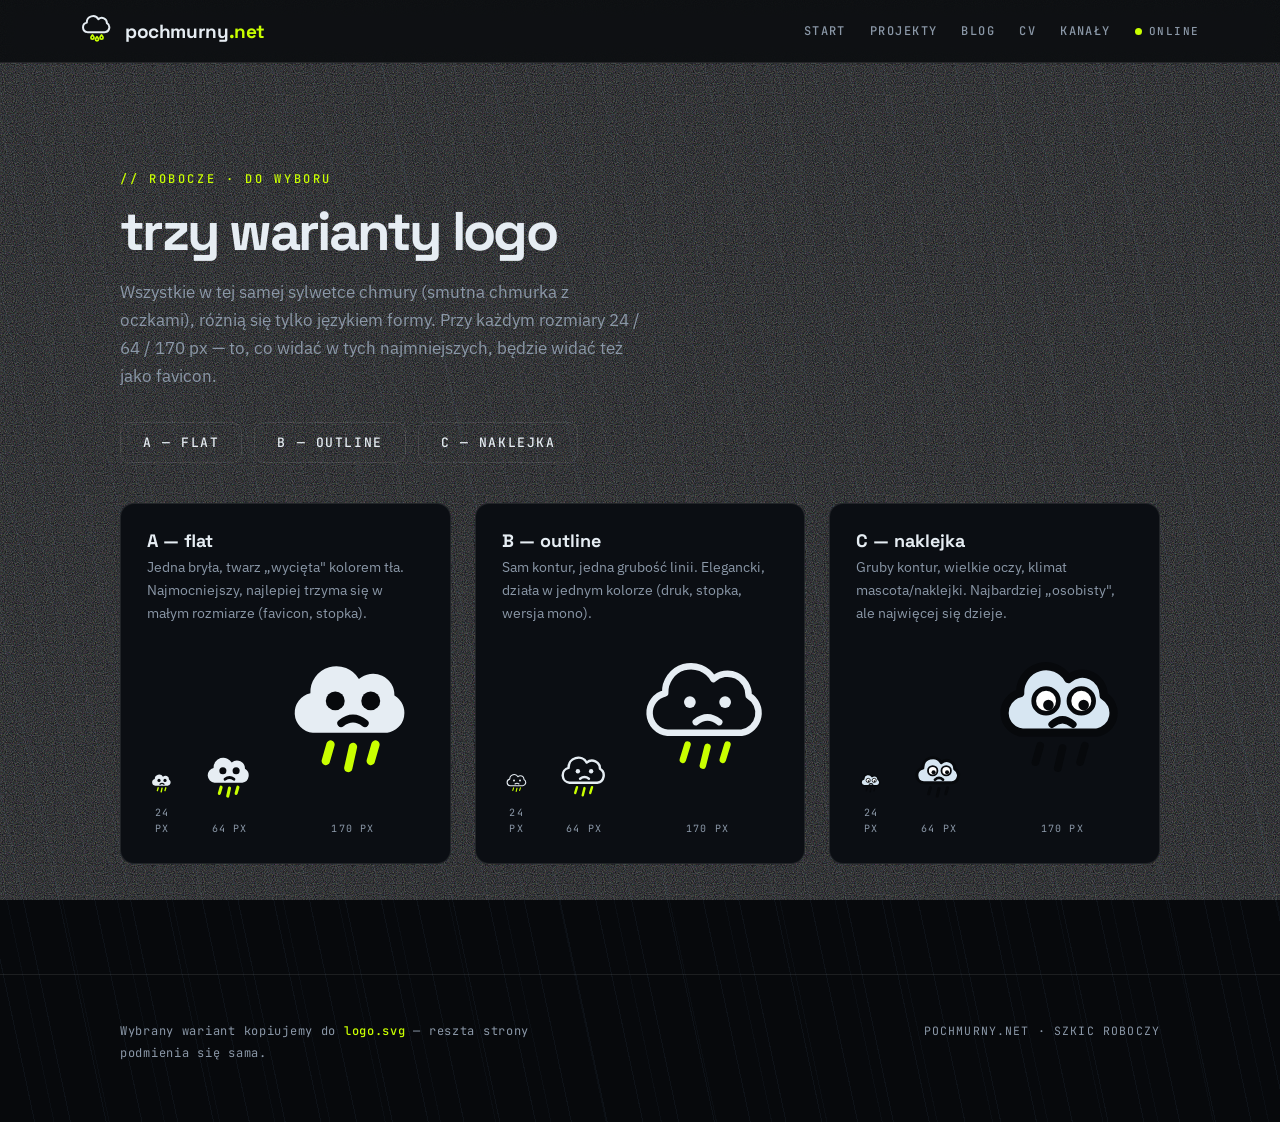
<file: logo-wybor.html>
<!doctype html>
<html lang="pl">
<head>
<meta charset="utf-8">
<meta name="viewport" content="width=device-width, initial-scale=1">
<title>wybór logo — pochmurny.net</title>
<link rel="stylesheet" href="styles.css">
<style>
  .variants{display:grid;grid-template-columns:repeat(auto-fit,minmax(300px,1fr));gap:24px;margin-top:30px}
  .variant{border:1px solid var(--line);border-radius:var(--r);padding:26px;background:var(--bg-2)}
  .variant h3{font:700 18px/1.2 var(--display);margin:0 0 4px}
  .variant p{color:var(--dim);font-size:14px;margin:0 0 18px}
  .sizes{display:flex;align-items:flex-end;gap:26px}
  .sizes figure{margin:0;text-align:center}
  .sizes img{display:block;margin-inline:auto}
  .sizes figcaption{font:400 10px/1.6 var(--mono);color:var(--dim);letter-spacing:.12em;margin-top:8px}
</style>
</head>
<body>
<div class="rain" aria-hidden="true"></div>

<header class="topbar">
  <div class="wrap bar">
    <a class="brand" href="index.html">
      <img src="logo.svg" alt=""><b>pochmurny<span>.net</span></b>
    </a>
    <nav>
      <a href="index.html">start</a>
      <a href="index.html#projekty">projekty</a>
      <a href="blog.html">blog</a>
      <a href="cv.html">cv</a>
      <a href="index.html#kanaly">kanały</a>
    </nav>
    <div class="status"><span class="dot"></span>ONLINE</div>
  </div>
</header>

<main class="wrap">
  <section class="hero" style="padding-bottom:10px">
    <p class="kicker">// robocze · do wyboru</p>
    <h1 style="font-size:clamp(2.2rem,5vw,3.4rem)">trzy warianty logo</h1>
    <p class="hero-lead">
      Wszystkie w tej samej sylwetce chmury (smutna chmurka z oczkami), różnią się
      tylko językiem formy. Przy każdym rozmiary 24 / 64 / 170 px — to, co widać
      w tych najmniejszych, będzie widać też jako favicon.
    </p>
    <div class="cta">
      <a class="btn ghost" href="logo-a.svg">A — flat</a>
      <a class="btn ghost" href="logo-b.svg">B — outline</a>
      <a class="btn ghost" href="logo-c.svg">C — naklejka</a>
    </div>
  </section>

  <div class="variants">
    <div class="variant">
      <h3>A — flat</h3>
      <p>Jedna bryła, twarz „wycięta" kolorem tła. Najmocniejszy, najlepiej trzyma
         się w małym rozmiarze (favicon, stopka).</p>
      <div class="sizes">
        <figure><img src="logo-a.svg" width="24" height="24" alt=""><figcaption>24 PX</figcaption></figure>
        <figure><img src="logo-a.svg" width="64" height="64" alt=""><figcaption>64 PX</figcaption></figure>
        <figure><img src="logo-a.svg" width="170" height="170" alt=""><figcaption>170 PX</figcaption></figure>
      </div>
    </div>

    <div class="variant">
      <h3>B — outline</h3>
      <p>Sam kontur, jedna grubość linii. Elegancki, działa w jednym kolorze
         (druk, stopka, wersja mono).</p>
      <div class="sizes">
        <figure><img src="logo-b.svg" width="24" height="24" alt=""><figcaption>24 PX</figcaption></figure>
        <figure><img src="logo-b.svg" width="64" height="64" alt=""><figcaption>64 PX</figcaption></figure>
        <figure><img src="logo-b.svg" width="170" height="170" alt=""><figcaption>170 PX</figcaption></figure>
      </div>
    </div>

    <div class="variant">
      <h3>C — naklejka</h3>
      <p>Gruby kontur, wielkie oczy, klimat mascota/naklejki. Najbardziej „osobisty",
         ale najwięcej się dzieje.</p>
      <div class="sizes">
        <figure><img src="logo-c.svg" width="24" height="24" alt=""><figcaption>24 PX</figcaption></figure>
        <figure><img src="logo-c.svg" width="64" height="64" alt=""><figcaption>64 PX</figcaption></figure>
        <figure><img src="logo-c.svg" width="170" height="170" alt=""><figcaption>170 PX</figcaption></figure>
      </div>
    </div>
  </div>
</main>

<footer>
  <div class="wrap foot">
    <p class="q">Wybrany wariant kopiujemy do <b>logo.svg</b> — reszta strony podmienia się sama.</p>
    <p class="meta">POCHMURNY.NET · SZKIC ROBOCZY</p>
  </div>
</footer>

</body>
</html>
</file>
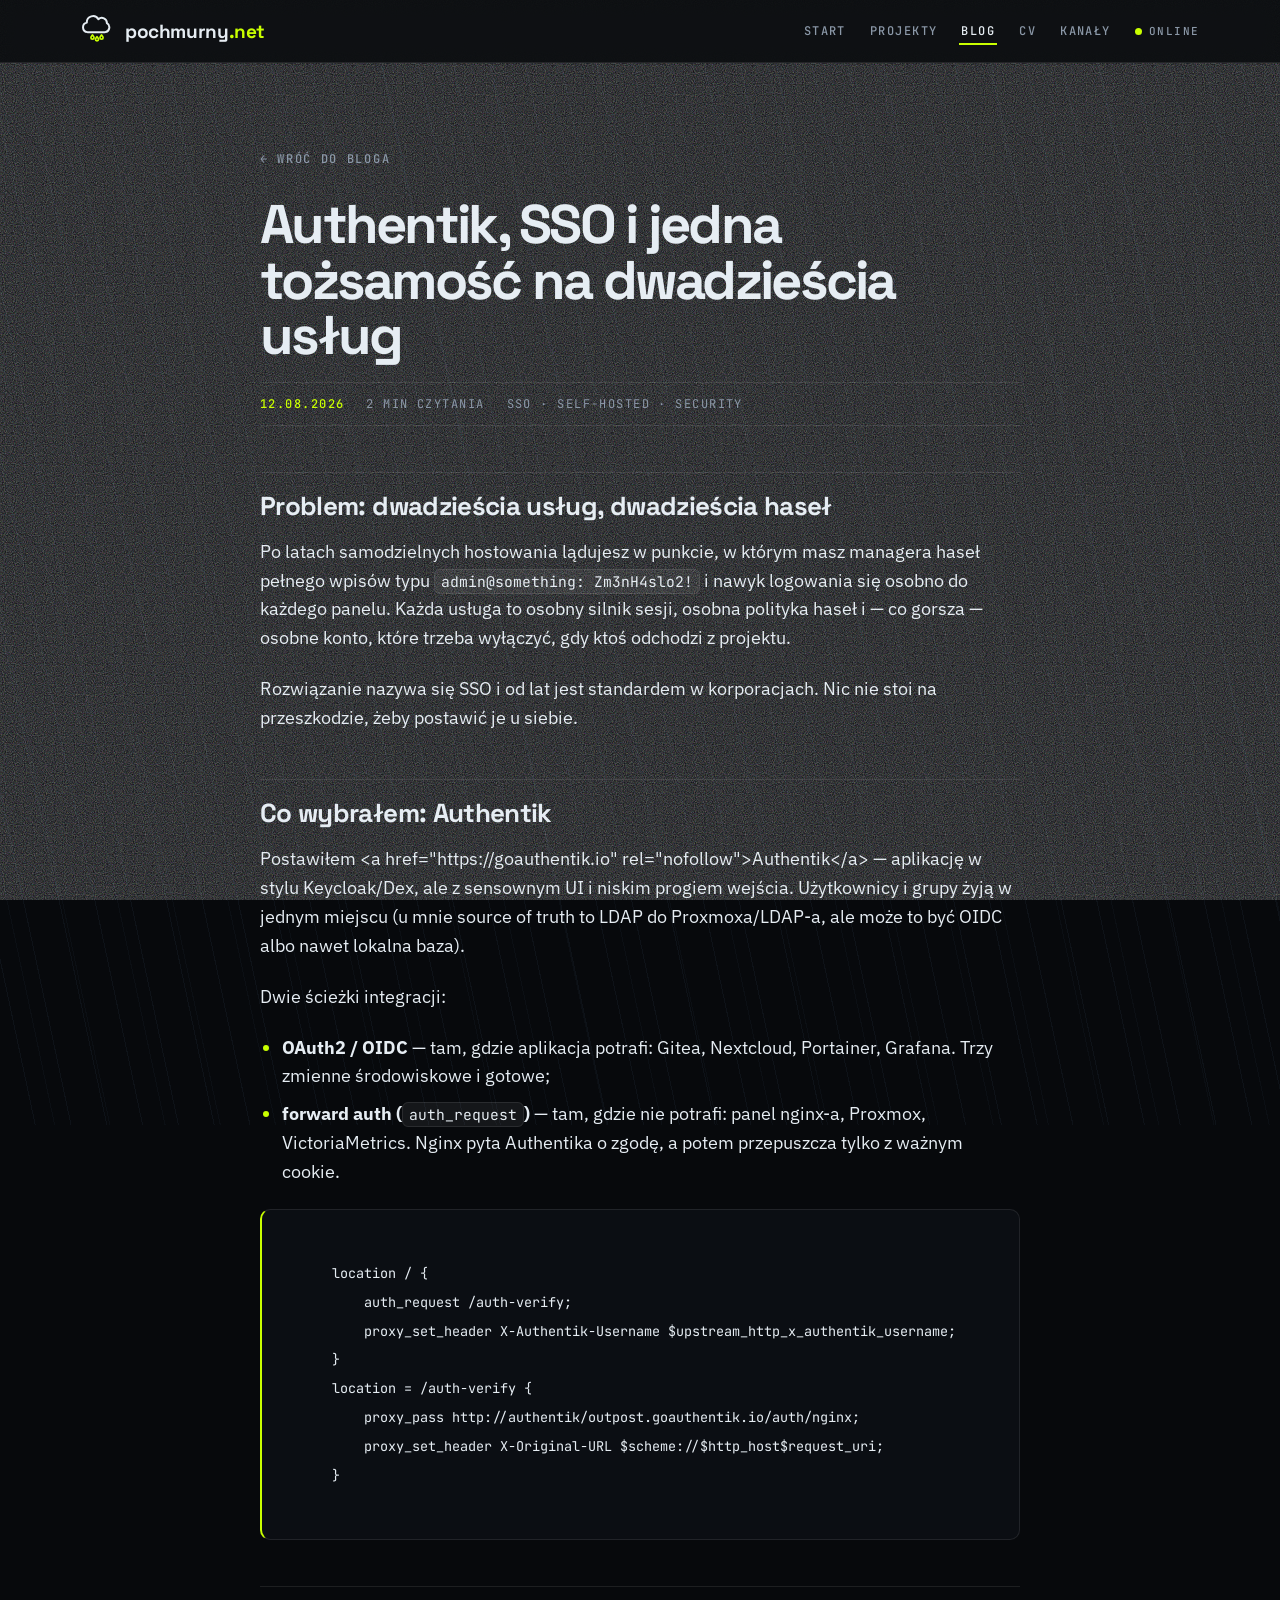
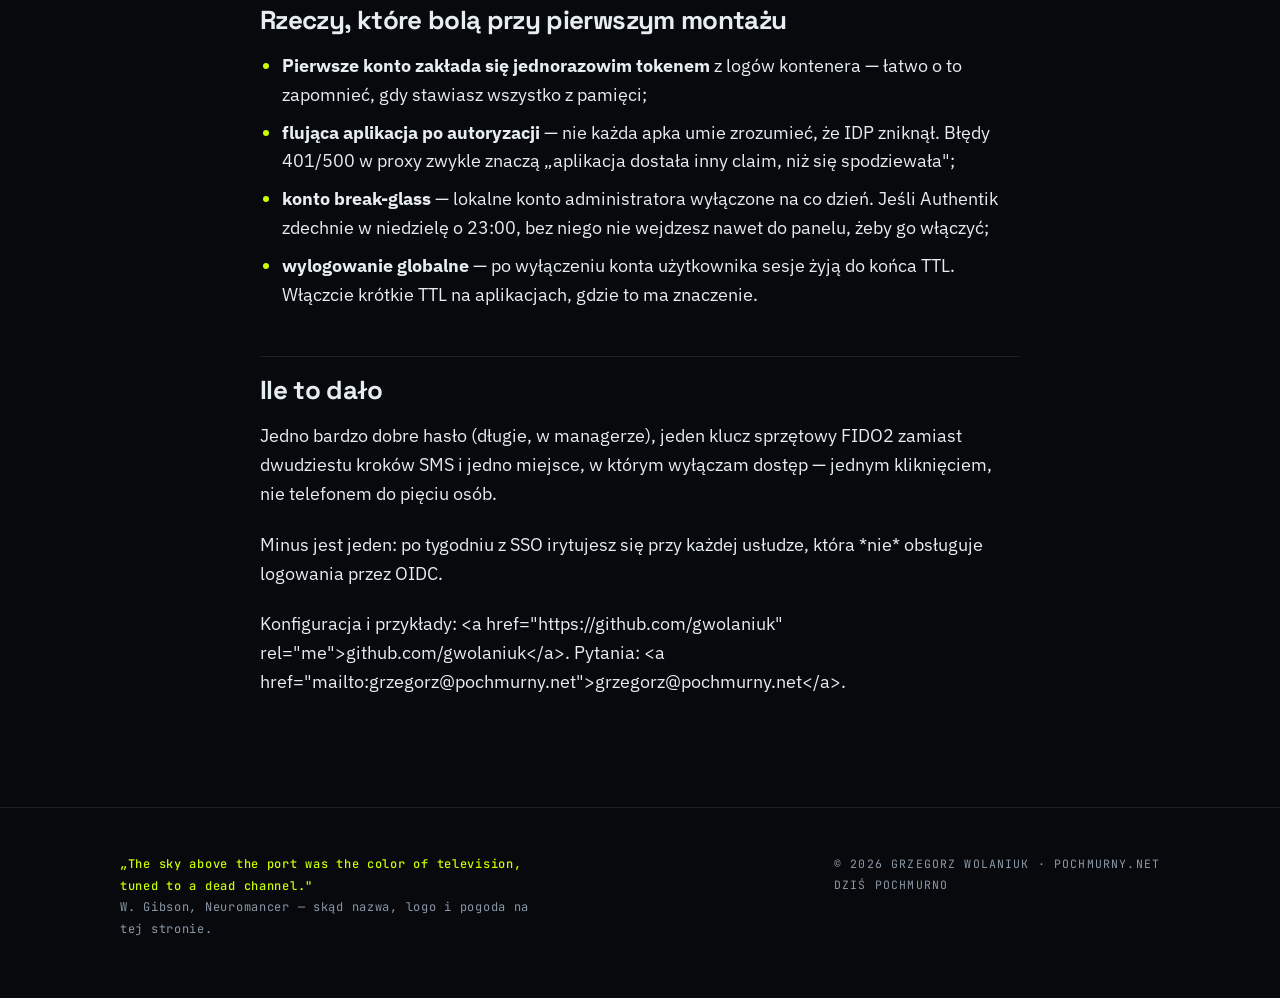
<file: wpis-authentik-sso-i-jedna-tozsamosc-na-dwadziescia-uslug.html>
<!doctype html>
<html lang="pl">
<head>
<meta charset="utf-8">
<meta name="viewport" content="width=device-width, initial-scale=1">
<title>Authentik, SSO i jedna tożsamość na dwadzieścia usług — pochmurny.net</title>
<meta name="description" content="Jak przestać pamiętać dwadzieścia haseł i zacząć pamiętać jedno bardzo dobre.">
<link rel="icon" type="image/svg+xml" href="logo.svg">
<link rel="stylesheet" href="styles.css">
</head>
<body>
<div class="rain" aria-hidden="true"></div>

<header class="topbar">
  <div class="wrap bar">
    <a class="brand" href="index.html">
      <img src="logo.svg" alt="logo pochmurny.net — smutna chmurka">
      <b>pochmurny<span>.net</span></b>
    </a>
    <nav>
      <a href="index.html">start</a>
      <a href="index.html#projekty">projekty</a>
      <a class="cur" href="blog.html">blog</a>
      <a href="cv.html">cv</a>
      <a href="index.html#kanaly">kanały</a>
    </nav>
    <div class="status"><span class="dot"></span>ONLINE</div>
  </div>
</header>

<main class="wrap">
  <article class="post">
    <a class="back" href="blog.html">← wróć do bloga</a>

    <h1>Authentik, SSO i jedna tożsamość na dwadzieścia usług</h1>

    <div class="meta">
      <span><b>12.08.2026</b></span>
      <span>2 MIN CZYTANIA</span>
      <span>SSO · SELF-HOSTED · SECURITY</span>
    </div>

    <div class="prose">
      <h2>Problem: dwadzieścia usług, dwadzieścia haseł</h2>
      <p>Po latach samodzielnych hostowania lądujesz w punkcie, w którym masz managera haseł pełnego wpisów typu <code>admin@something: Zm3nH4slo2!</code> i nawyk logowania się osobno do każdego panelu. Każda usługa to osobny silnik sesji, osobna polityka haseł i — co gorsza — osobne konto, które trzeba wyłączyć, gdy ktoś odchodzi z projektu.</p>
      <p>Rozwiązanie nazywa się SSO i od lat jest standardem w korporacjach. Nic nie stoi na przeszkodzie, żeby postawić je u siebie.</p>
      <h2>Co wybrałem: Authentik</h2>
      <p>Postawiłem &lt;a href=&quot;https://goauthentik.io&quot; rel=&quot;nofollow&quot;&gt;Authentik&lt;/a&gt; — aplikację w stylu Keycloak/Dex, ale z sensownym UI i niskim progiem wejścia. Użytkownicy i grupy żyją w jednym miejscu (u mnie source of truth to LDAP do Proxmoxa/LDAP-a, ale może to być OIDC albo nawet lokalna baza).</p>
      <p>Dwie ścieżki integracji:</p>
      <ul>
      <li><strong>OAuth2 / OIDC</strong> — tam, gdzie aplikacja potrafi: Gitea, Nextcloud, Portainer, Grafana. Trzy zmienne środowiskowe i gotowe;</li>
      <li><strong>forward auth (<code>auth_request</code>)</strong> — tam, gdzie nie potrafi: panel nginx-a, Proxmox, VictoriaMetrics. Nginx pyta Authentika o zgodę, a potem przepuszcza tylko z ważnym cookie.</li>
      </ul>
      <pre><code>
      location / {
          auth_request /auth-verify;
          proxy_set_header X-Authentik-Username $upstream_http_x_authentik_username;
      }
      location = /auth-verify {
          proxy_pass http://authentik/outpost.goauthentik.io/auth/nginx;
          proxy_set_header X-Original-URL $scheme://$http_host$request_uri;
      }
      </code></pre>
      <h2>Rzeczy, które bolą przy pierwszym montażu</h2>
      <ul>
      <li><strong>Pierwsze konto zakłada się jednorazowim tokenem</strong> z logów kontenera — łatwo o to zapomnieć, gdy stawiasz wszystko z pamięci;</li>
      <li><strong>flująca aplikacja po autoryzacji</strong> — nie każda apka umie zrozumieć, że IDP zniknął. Błędy 401/500 w proxy zwykle znaczą „aplikacja dostała inny claim, niż się spodziewała&quot;;</li>
      <li><strong>konto break-glass</strong> — lokalne konto administratora wyłączone na co dzień. Jeśli Authentik zdechnie w niedzielę o 23:00, bez niego nie wejdzesz nawet do panelu, żeby go włączyć;</li>
      <li><strong>wylogowanie globalne</strong> — po wyłączeniu konta użytkownika sesje żyją do końca TTL. Włączcie krótkie TTL na aplikacjach, gdzie to ma znaczenie.</li>
      </ul>
      <h2>Ile to dało</h2>
      <p>Jedno bardzo dobre hasło (długie, w managerze), jeden klucz sprzętowy FIDO2 zamiast dwudziestu kroków SMS i jedno miejsce, w którym wyłączam dostęp — jednym kliknięciem, nie telefonem do pięciu osób.</p>
      <p>Minus jest jeden: po tygodniu z SSO irytujesz się przy każdej usłudze, która *nie* obsługuje logowania przez OIDC.</p>
      <p>Konfiguracja i przykłady: &lt;a href=&quot;https://github.com/gwolaniuk&quot; rel=&quot;me&quot;&gt;github.com/gwolaniuk&lt;/a&gt;. Pytania: &lt;a href=&quot;mailto:grzegorz@pochmurny.net&quot;&gt;grzegorz@pochmurny.net&lt;/a&gt;.</p>
    </div>
  </article>
</main>

<footer>
  <div class="wrap foot">
    <p class="q">
      <b>„The sky above the port was the color of television, tuned to a dead channel."</b><br>
      W. Gibson, Neuromancer — skąd nazwa, logo i pogoda na tej stronie.
    </p>
    <p class="meta">© 2026 GRZEGORZ WOLANIUK · POCHMURNY.NET<br>DZIŚ POCHMURNO</p>
  </div>
</footer>

</body>
</html>
</file>
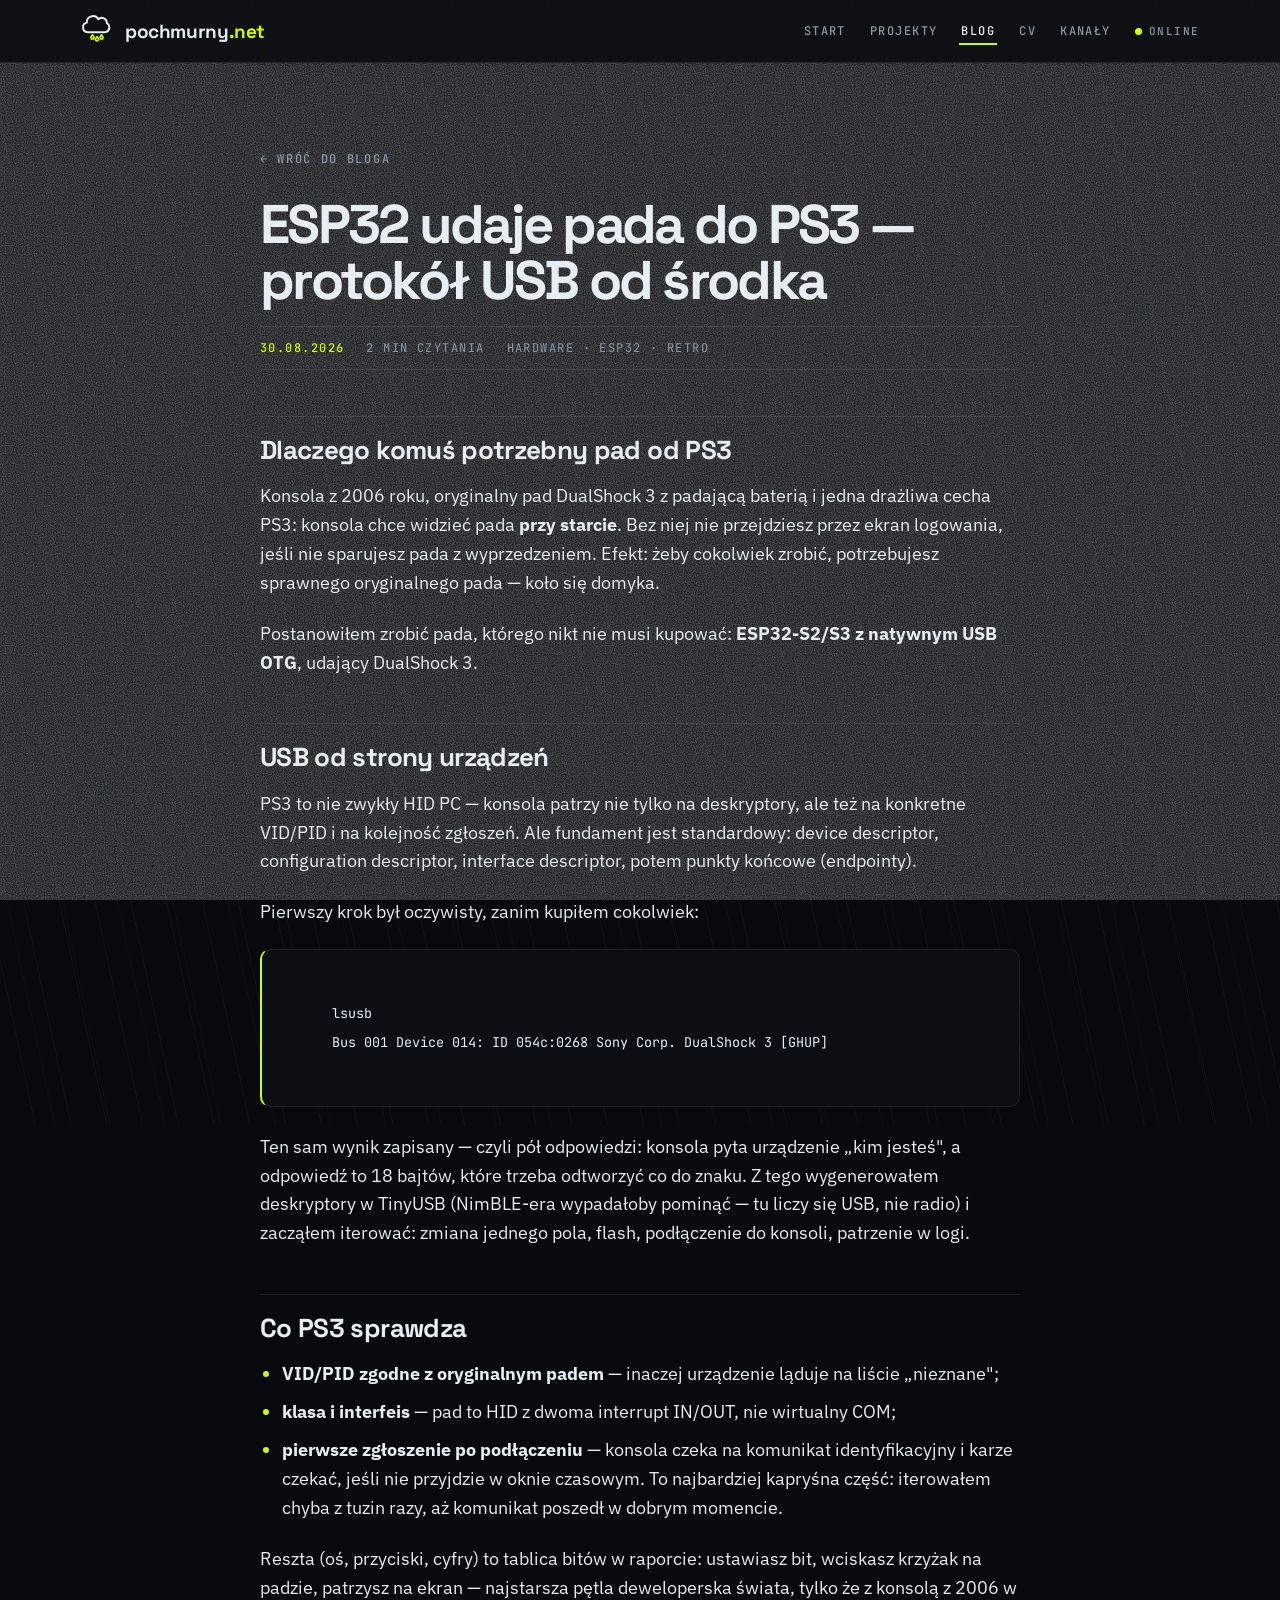
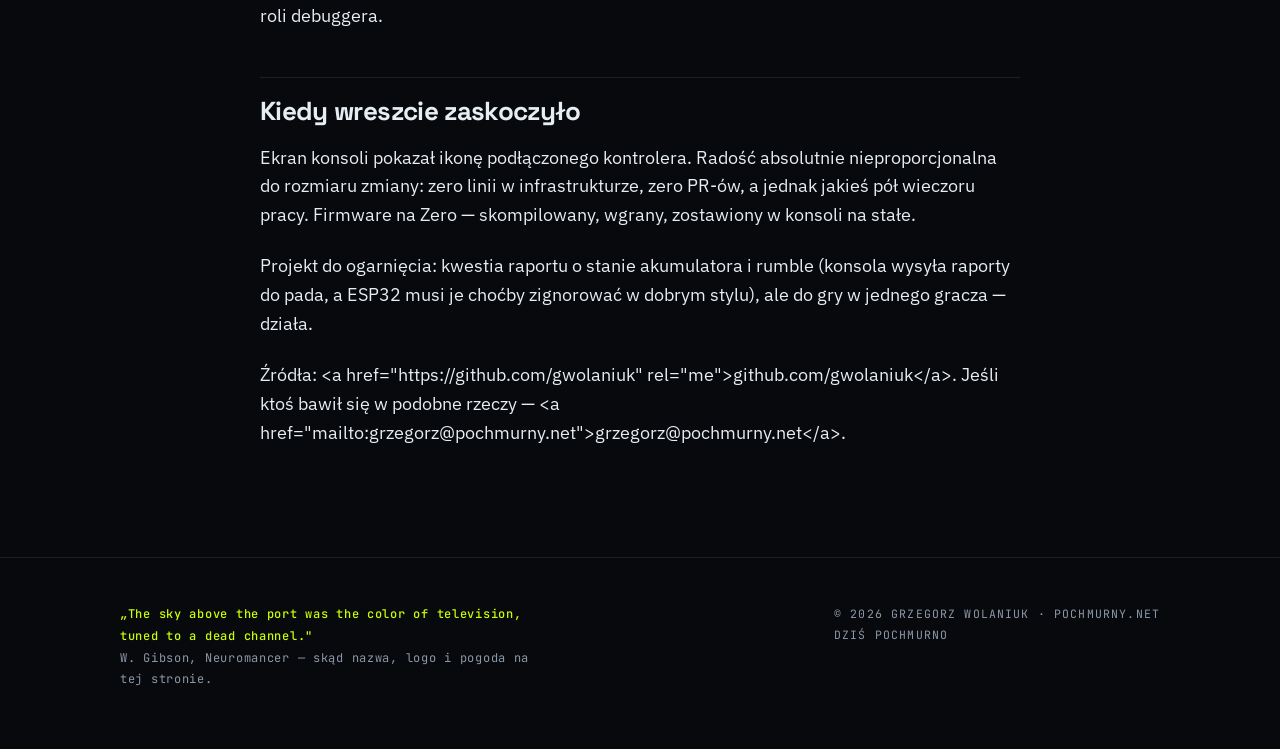
<file: wpis-esp32-udaje-pada-do-ps3-protokol-usb-od-srodka.html>
<!doctype html>
<html lang="pl">
<head>
<meta charset="utf-8">
<meta name="viewport" content="width=device-width, initial-scale=1">
<title>ESP32 udaje pada do PS3 — protokół USB od środka — pochmurny.net</title>
<meta name="description" content="Reverse engineering deskryptorów HID, firmware na Zero i radość z pierwszego wykrytego kontrolera.">
<link rel="icon" type="image/svg+xml" href="logo.svg">
<link rel="stylesheet" href="styles.css">
</head>
<body>
<div class="rain" aria-hidden="true"></div>

<header class="topbar">
  <div class="wrap bar">
    <a class="brand" href="index.html">
      <img src="logo.svg" alt="logo pochmurny.net — smutna chmurka">
      <b>pochmurny<span>.net</span></b>
    </a>
    <nav>
      <a href="index.html">start</a>
      <a href="index.html#projekty">projekty</a>
      <a class="cur" href="blog.html">blog</a>
      <a href="cv.html">cv</a>
      <a href="index.html#kanaly">kanały</a>
    </nav>
    <div class="status"><span class="dot"></span>ONLINE</div>
  </div>
</header>

<main class="wrap">
  <article class="post">
    <a class="back" href="blog.html">← wróć do bloga</a>

    <h1>ESP32 udaje pada do PS3 — protokół USB od środka</h1>

    <div class="meta">
      <span><b>30.08.2026</b></span>
      <span>2 MIN CZYTANIA</span>
      <span>HARDWARE · ESP32 · RETRO</span>
    </div>

    <div class="prose">
      <h2>Dlaczego komuś potrzebny pad od PS3</h2>
      <p>Konsola z 2006 roku, oryginalny pad DualShock 3 z padającą baterią i jedna drażliwa cecha PS3: konsola chce widzieć pada <strong>przy starcie</strong>. Bez niej nie przejdziesz przez ekran logowania, jeśli nie sparujesz pada z wyprzedzeniem. Efekt: żeby cokolwiek zrobić, potrzebujesz sprawnego oryginalnego pada — koło się domyka.</p>
      <p>Postanowiłem zrobić pada, którego nikt nie musi kupować: <strong>ESP32-S2/S3 z natywnym USB OTG</strong>, udający DualShock 3.</p>
      <h2>USB od strony urządzeń</h2>
      <p>PS3 to nie zwykły HID PC — konsola patrzy nie tylko na deskryptory, ale też na konkretne VID/PID i na kolejność zgłoszeń. Ale fundament jest standardowy: device descriptor, configuration descriptor, interface descriptor, potem punkty końcowe (endpointy).</p>
      <p>Pierwszy krok był oczywisty, zanim kupiłem cokolwiek:</p>
      <pre><code>
      lsusb
      Bus 001 Device 014: ID 054c:0268 Sony Corp. DualShock 3 [GHUP]
      </code></pre>
      <p>Ten sam wynik zapisany — czyli pół odpowiedzi: konsola pyta urządzenie „kim jesteś&quot;, a odpowiedź to 18 bajtów, które trzeba odtworzyć co do znaku. Z tego wygenerowałem deskryptory w TinyUSB (NimBLE-era wypadałoby pominąć — tu liczy się USB, nie radio) i zacząłem iterować: zmiana jednego pola, flash, podłączenie do konsoli, patrzenie w logi.</p>
      <h2>Co PS3 sprawdza</h2>
      <ul>
      <li><strong>VID/PID zgodne z oryginalnym padem</strong> — inaczej urządzenie ląduje na liście „nieznane&quot;;</li>
      <li><strong>klasa i interfeis</strong> — pad to HID z dwoma interrupt IN/OUT, nie wirtualny COM;</li>
      <li><strong>pierwsze zgłoszenie po podłączeniu</strong> — konsola czeka na komunikat identyfikacyjny i karze czekać, jeśli nie przyjdzie w oknie czasowym. To najbardziej kapryśna część: iterowałem chyba z tuzin razy, aż komunikat poszedł w dobrym momencie.</li>
      </ul>
      <p>Reszta (oś, przyciski, cyfry) to tablica bitów w raporcie: ustawiasz bit, wciskasz krzyżak na padzie, patrzysz na ekran — najstarsza pętla deweloperska świata, tylko że z konsolą z 2006 w roli debuggera.</p>
      <h2>Kiedy wreszcie zaskoczyło</h2>
      <p>Ekran konsoli pokazał ikonę podłączonego kontrolera. Radość absolutnie nieproporcjonalna do rozmiaru zmiany: zero linii w infrastrukturze, zero PR-ów, a jednak jakieś pół wieczoru pracy. Firmware na Zero — skompilowany, wgrany, zostawiony w konsoli na stałe.</p>
      <p>Projekt do ogarnięcia: kwestia raportu o stanie akumulatora i rumble (konsola wysyła raporty do pada, a ESP32 musi je choćby zignorować w dobrym stylu), ale do gry w jednego gracza — działa.</p>
      <p>Źródła: &lt;a href=&quot;https://github.com/gwolaniuk&quot; rel=&quot;me&quot;&gt;github.com/gwolaniuk&lt;/a&gt;. Jeśli ktoś bawił się w podobne rzeczy — &lt;a href=&quot;mailto:grzegorz@pochmurny.net&quot;&gt;grzegorz@pochmurny.net&lt;/a&gt;.</p>
    </div>
  </article>
</main>

<footer>
  <div class="wrap foot">
    <p class="q">
      <b>„The sky above the port was the color of television, tuned to a dead channel."</b><br>
      W. Gibson, Neuromancer — skąd nazwa, logo i pogoda na tej stronie.
    </p>
    <p class="meta">© 2026 GRZEGORZ WOLANIUK · POCHMURNY.NET<br>DZIŚ POCHMURNO</p>
  </div>
</footer>

</body>
</html>
</file>
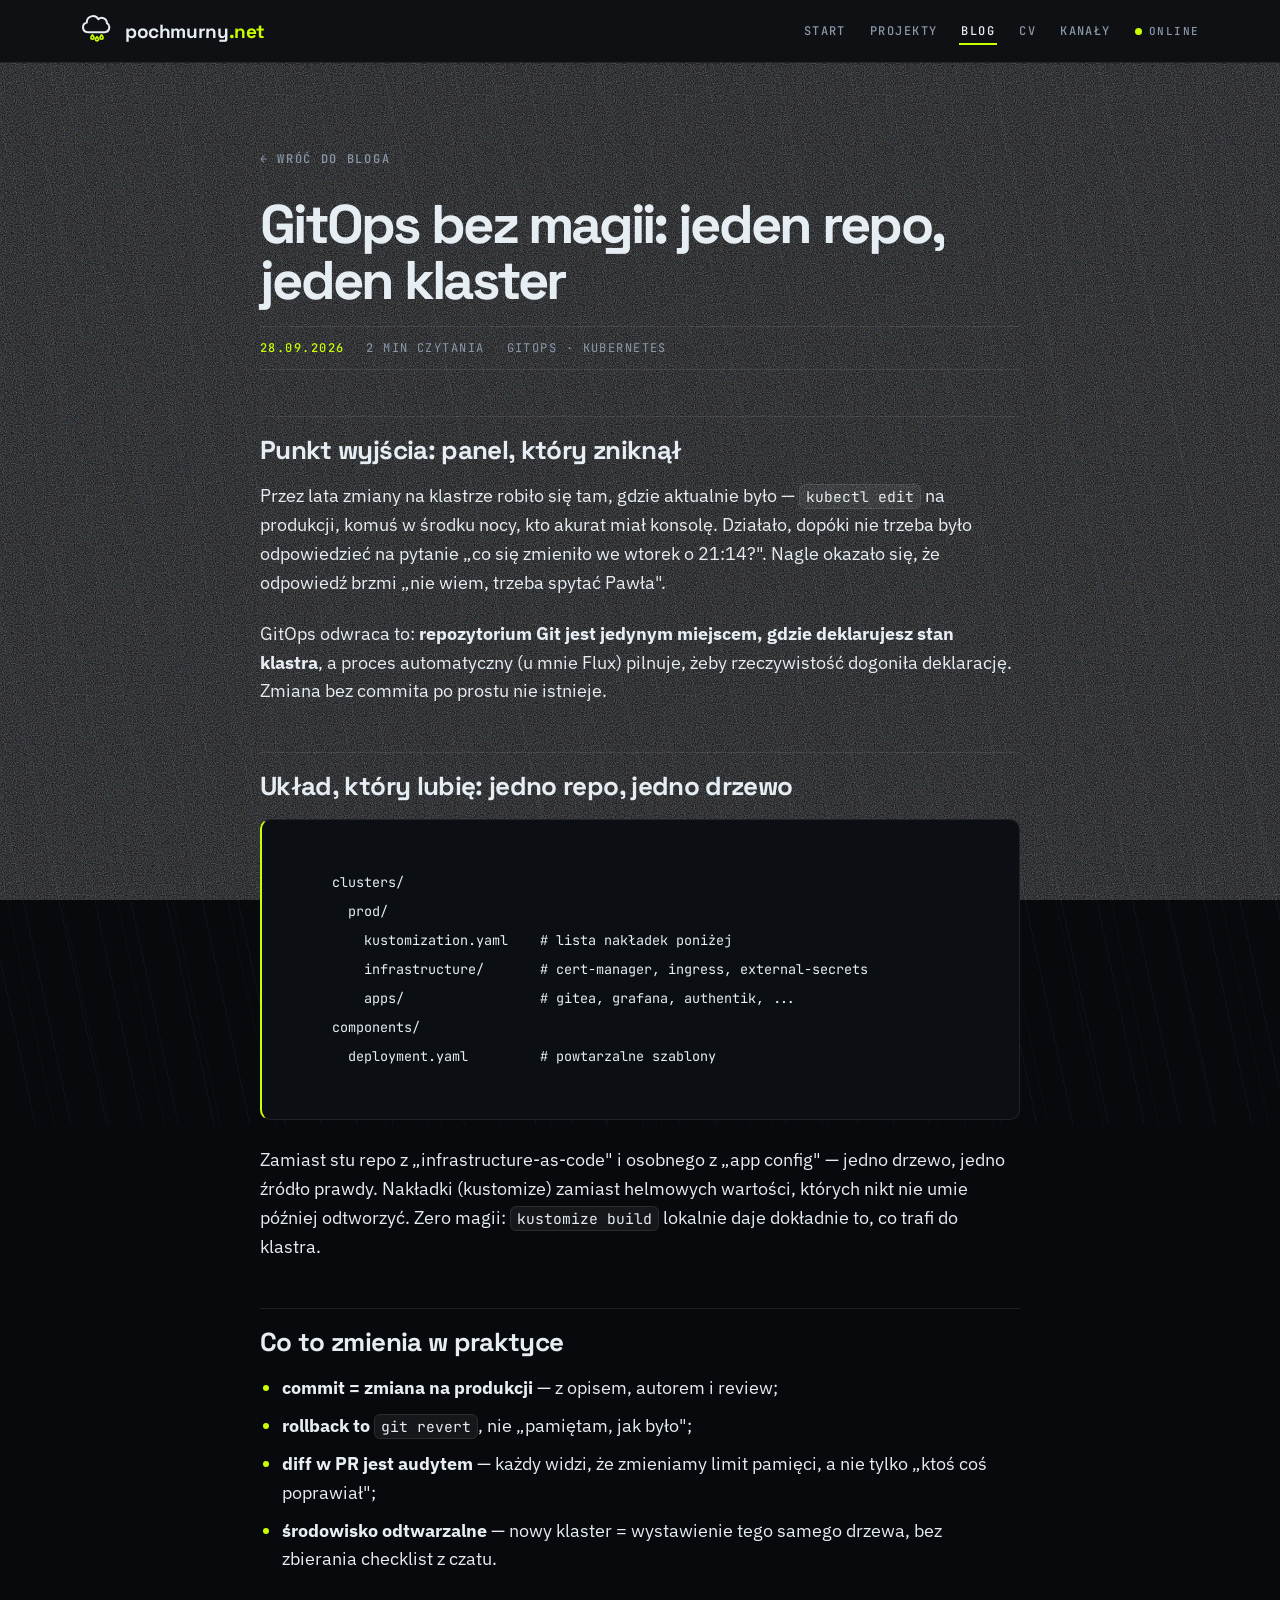
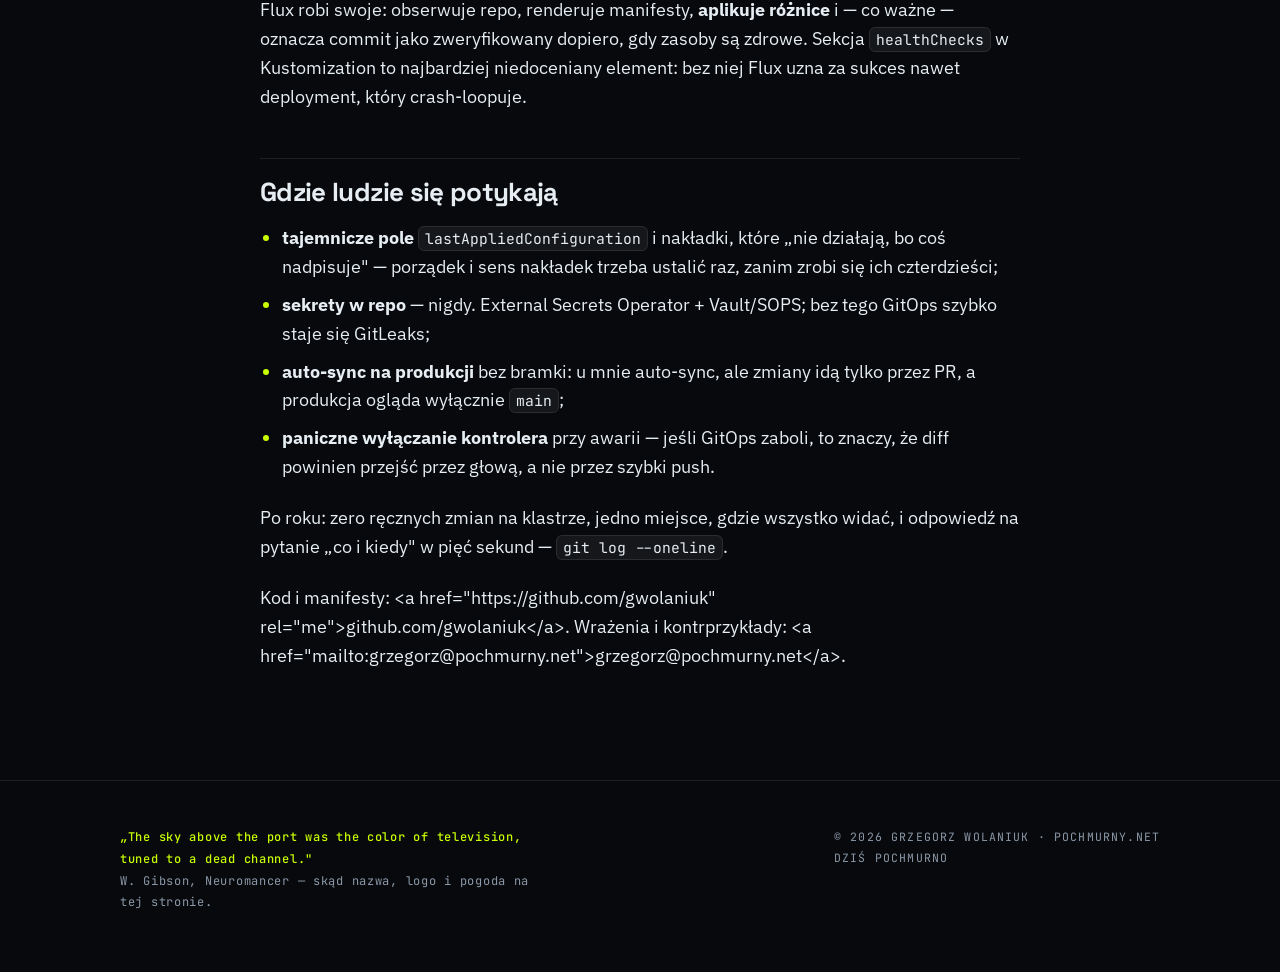
<file: wpis-gitops-bez-magii-jeden-repo-jeden-klaster.html>
<!doctype html>
<html lang="pl">
<head>
<meta charset="utf-8">
<meta name="viewport" content="width=device-width, initial-scale=1">
<title>GitOps bez magii: jeden repo, jeden klaster — pochmurny.net</title>
<meta name="description" content="Jak nie zamienić swojego pipeline&#x27;u w czarną skrzynkę i dlaczego „git push&quot; to najlepszy panel administracyjny.">
<link rel="icon" type="image/svg+xml" href="logo.svg">
<link rel="stylesheet" href="styles.css">
</head>
<body>
<div class="rain" aria-hidden="true"></div>

<header class="topbar">
  <div class="wrap bar">
    <a class="brand" href="index.html">
      <img src="logo.svg" alt="logo pochmurny.net — smutna chmurka">
      <b>pochmurny<span>.net</span></b>
    </a>
    <nav>
      <a href="index.html">start</a>
      <a href="index.html#projekty">projekty</a>
      <a class="cur" href="blog.html">blog</a>
      <a href="cv.html">cv</a>
      <a href="index.html#kanaly">kanały</a>
    </nav>
    <div class="status"><span class="dot"></span>ONLINE</div>
  </div>
</header>

<main class="wrap">
  <article class="post">
    <a class="back" href="blog.html">← wróć do bloga</a>

    <h1>GitOps bez magii: jeden repo, jeden klaster</h1>

    <div class="meta">
      <span><b>28.09.2026</b></span>
      <span>2 MIN CZYTANIA</span>
      <span>GITOPS · KUBERNETES</span>
    </div>

    <div class="prose">
      <h2>Punkt wyjścia: panel, który zniknął</h2>
      <p>Przez lata zmiany na klastrze robiło się tam, gdzie aktualnie było — <code>kubectl edit</code> na produkcji, komuś w środku nocy, kto akurat miał konsolę. Działało, dopóki nie trzeba było odpowiedzieć na pytanie „co się zmieniło we wtorek o 21:14?&quot;. Nagle okazało się, że odpowiedź brzmi „nie wiem, trzeba spytać Pawła&quot;.</p>
      <p>GitOps odwraca to: <strong>repozytorium Git jest jedynym miejscem, gdzie deklarujesz stan klastra</strong>, a proces automatyczny (u mnie Flux) pilnuje, żeby rzeczywistość dogoniła deklarację. Zmiana bez commita po prostu nie istnieje.</p>
      <h2>Układ, który lubię: jedno repo, jedno drzewo</h2>
      <pre><code>
      clusters/
        prod/
          kustomization.yaml    # lista nakładek poniżej
          infrastructure/       # cert-manager, ingress, external-secrets
          apps/                 # gitea, grafana, authentik, ...
      components/
        deployment.yaml         # powtarzalne szablony
      </code></pre>
      <p>Zamiast stu repo z „infrastructure-as-code&quot; i osobnego z „app config&quot; — jedno drzewo, jedno źródło prawdy. Nakładki (kustomize) zamiast helmowych wartości, których nikt nie umie później odtworzyć. Zero magii: <code>kustomize build</code> lokalnie daje dokładnie to, co trafi do klastra.</p>
      <h2>Co to zmienia w praktyce</h2>
      <ul>
      <li><strong>commit = zmiana na produkcji</strong> — z opisem, autorem i review;</li>
      <li><strong>rollback to <code>git revert</code></strong>, nie „pamiętam, jak było&quot;;</li>
      <li><strong>diff w PR jest audytem</strong> — każdy widzi, że zmieniamy limit pamięci, a nie tylko „ktoś coś poprawiał&quot;;</li>
      <li><strong>środowisko odtwarzalne</strong> — nowy klaster = wystawienie tego samego drzewa, bez zbierania checklist z czatu.</li>
      </ul>
      <p>Flux robi swoje: obserwuje repo, renderuje manifesty, <strong>aplikuje różnice</strong> i — co ważne — oznacza commit jako zweryfikowany dopiero, gdy zasoby są zdrowe. Sekcja <code>healthChecks</code> w Kustomization to najbardziej niedoceniany element: bez niej Flux uzna za sukces nawet deployment, który crash-loopuje.</p>
      <h2>Gdzie ludzie się potykają</h2>
      <ul>
      <li><strong>tajemnicze pole <code>lastAppliedConfiguration</code></strong> i nakładki, które „nie działają, bo coś nadpisuje&quot; — porządek i sens nakładek trzeba ustalić raz, zanim zrobi się ich czterdzieści;</li>
      <li><strong>sekrety w repo</strong> — nigdy. External Secrets Operator + Vault/SOPS; bez tego GitOps szybko staje się GitLeaks;</li>
      <li><strong>auto-sync na produkcji</strong> bez bramki: u mnie auto-sync, ale zmiany idą tylko przez PR, a produkcja ogląda wyłącznie <code>main</code>;</li>
      <li><strong>paniczne wyłączanie kontrolera</strong> przy awarii — jeśli GitOps zaboli, to znaczy, że diff powinien przejść przez głową, a nie przez szybki push.</li>
      </ul>
      <p>Po roku: zero ręcznych zmian na klastrze, jedno miejsce, gdzie wszystko widać, i odpowiedź na pytanie „co i kiedy&quot; w pięć sekund — <code>git log --oneline</code>.</p>
      <p>Kod i manifesty: &lt;a href=&quot;https://github.com/gwolaniuk&quot; rel=&quot;me&quot;&gt;github.com/gwolaniuk&lt;/a&gt;. Wrażenia i kontrprzykłady: &lt;a href=&quot;mailto:grzegorz@pochmurny.net&quot;&gt;grzegorz@pochmurny.net&lt;/a&gt;.</p>
    </div>
  </article>
</main>

<footer>
  <div class="wrap foot">
    <p class="q">
      <b>„The sky above the port was the color of television, tuned to a dead channel."</b><br>
      W. Gibson, Neuromancer — skąd nazwa, logo i pogoda na tej stronie.
    </p>
    <p class="meta">© 2026 GRZEGORZ WOLANIUK · POCHMURNY.NET<br>DZIŚ POCHMURNO</p>
  </div>
</footer>

</body>
</html>
</file>
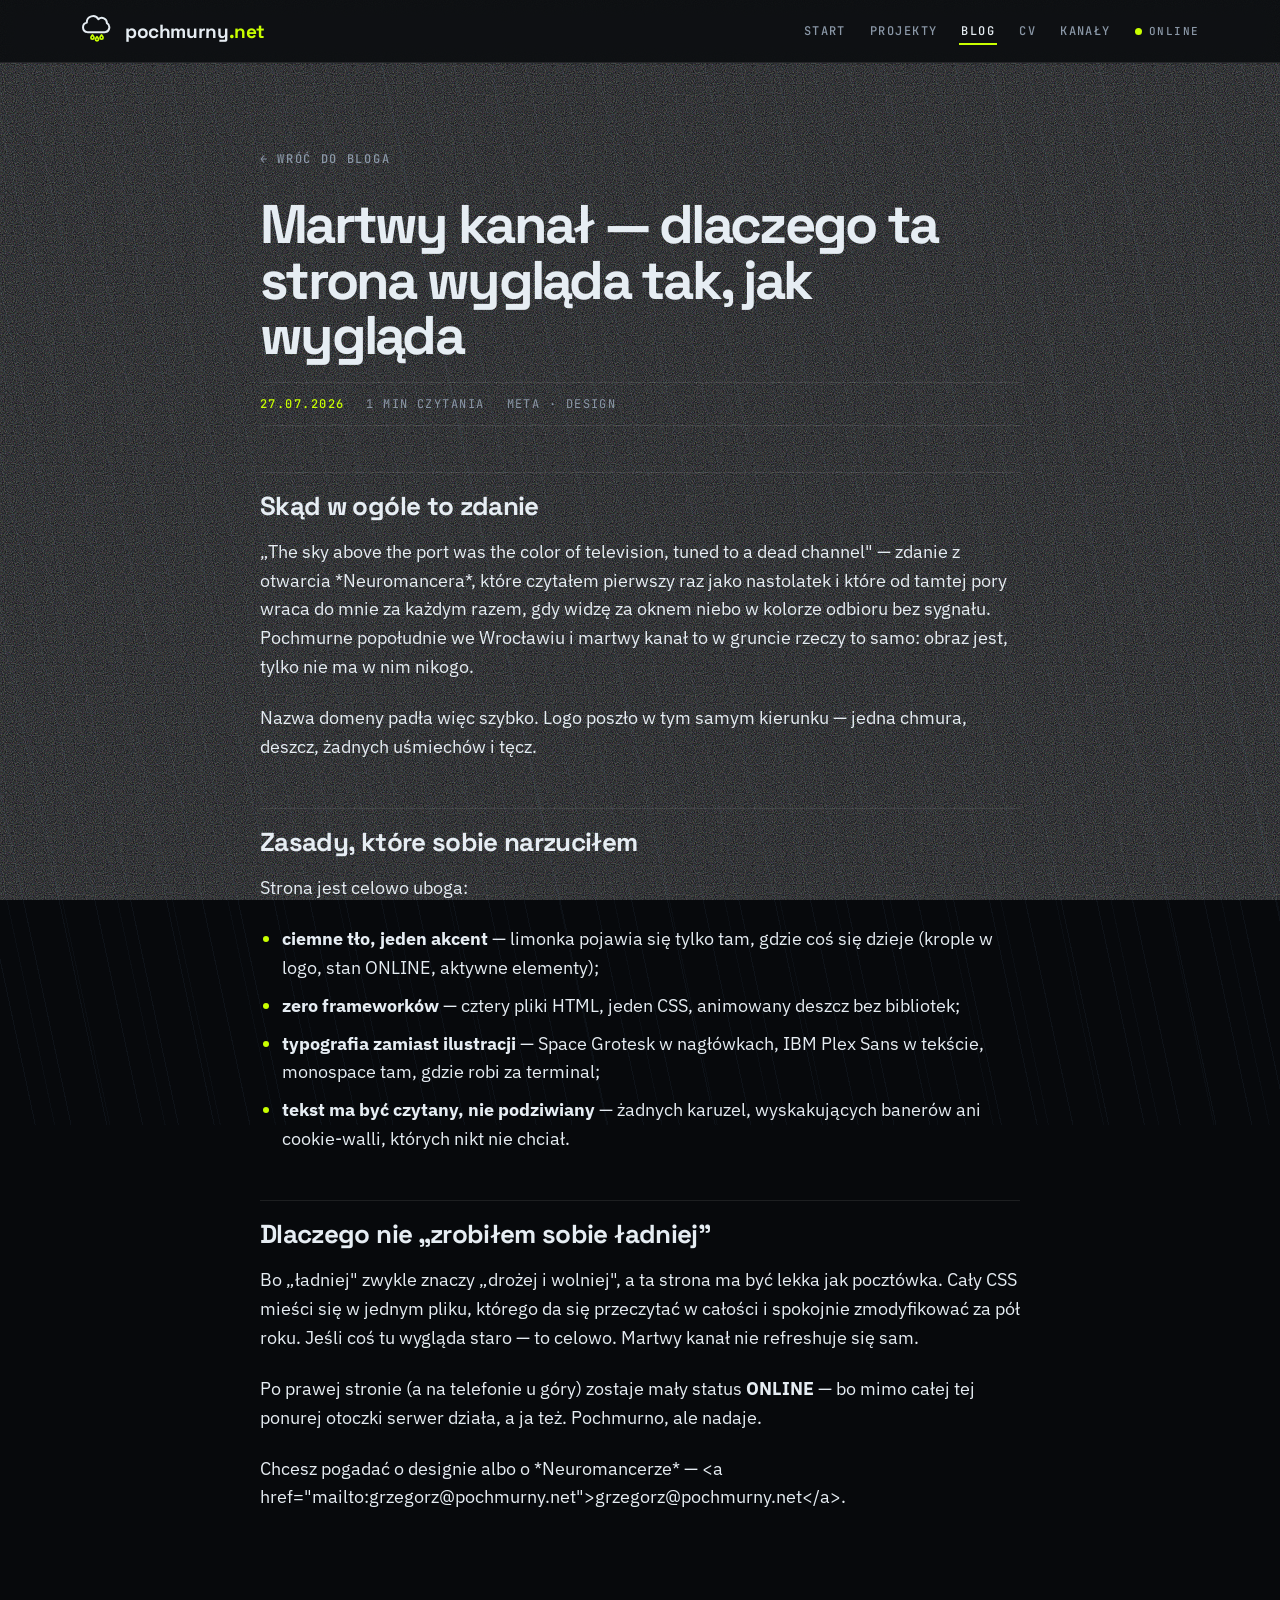
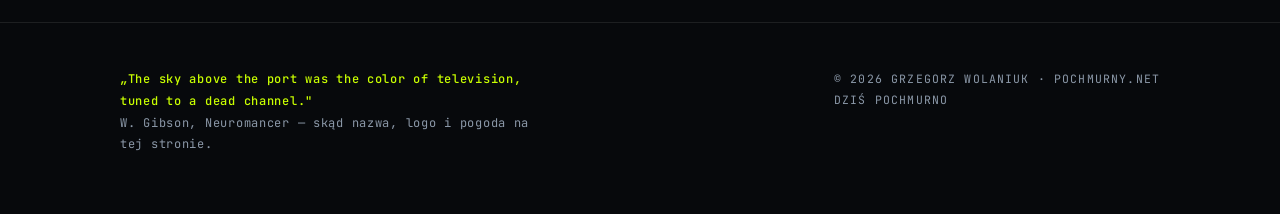
<file: wpis-martwy-kanal-dlaczego-ta-strona-wyglada-tak-jak-wyglada.html>
<!doctype html>
<html lang="pl">
<head>
<meta charset="utf-8">
<meta name="viewport" content="width=device-width, initial-scale=1">
<title>Martwy kanał — dlaczego ta strona wygląda tak, jak wygląda — pochmurny.net</title>
<meta name="description" content="Neuromancer, szum CRT i jeden akcent koloru. Krótka historia pewnej estetyki.">
<link rel="icon" type="image/svg+xml" href="logo.svg">
<link rel="stylesheet" href="styles.css">
</head>
<body>
<div class="rain" aria-hidden="true"></div>

<header class="topbar">
  <div class="wrap bar">
    <a class="brand" href="index.html">
      <img src="logo.svg" alt="logo pochmurny.net — smutna chmurka">
      <b>pochmurny<span>.net</span></b>
    </a>
    <nav>
      <a href="index.html">start</a>
      <a href="index.html#projekty">projekty</a>
      <a class="cur" href="blog.html">blog</a>
      <a href="cv.html">cv</a>
      <a href="index.html#kanaly">kanały</a>
    </nav>
    <div class="status"><span class="dot"></span>ONLINE</div>
  </div>
</header>

<main class="wrap">
  <article class="post">
    <a class="back" href="blog.html">← wróć do bloga</a>

    <h1>Martwy kanał — dlaczego ta strona wygląda tak, jak wygląda</h1>

    <div class="meta">
      <span><b>27.07.2026</b></span>
      <span>1 MIN CZYTANIA</span>
      <span>META · DESIGN</span>
    </div>

    <div class="prose">
      <h2>Skąd w ogóle to zdanie</h2>
      <p>„The sky above the port was the color of television, tuned to a dead channel&quot; — zdanie z otwarcia *Neuromancera*, które czytałem pierwszy raz jako nastolatek i które od tamtej pory wraca do mnie za każdym razem, gdy widzę za oknem niebo w kolorze odbioru bez sygnału. Pochmurne popołudnie we Wrocławiu i martwy kanał to w gruncie rzeczy to samo: obraz jest, tylko nie ma w nim nikogo.</p>
      <p>Nazwa domeny padła więc szybko. Logo poszło w tym samym kierunku — jedna chmura, deszcz, żadnych uśmiechów i tęcz.</p>
      <h2>Zasady, które sobie narzuciłem</h2>
      <p>Strona jest celowo uboga:</p>
      <ul>
      <li><strong>ciemne tło, jeden akcent</strong> — limonka pojawia się tylko tam, gdzie coś się dzieje (krople w logo, stan ONLINE, aktywne elementy);</li>
      <li><strong>zero frameworków</strong> — cztery pliki HTML, jeden CSS, animowany deszcz bez bibliotek;</li>
      <li><strong>typografia zamiast ilustracji</strong> — Space Grotesk w nagłówkach, IBM Plex Sans w tekście, monospace tam, gdzie robi za terminal;</li>
      <li><strong>tekst ma być czytany, nie podziwiany</strong> — żadnych karuzel, wyskakujących banerów ani cookie-walli, których nikt nie chciał.</li>
      </ul>
      <h2>Dlaczego nie „zrobiłem sobie ładniej&quot;</h2>
      <p>Bo „ładniej&quot; zwykle znaczy „drożej i wolniej&quot;, a ta strona ma być lekka jak pocztówka. Cały CSS mieści się w jednym pliku, którego da się przeczytać w całości i spokojnie zmodyfikować za pół roku. Jeśli coś tu wygląda staro — to celowo. Martwy kanał nie refreshuje się sam.</p>
      <p>Po prawej stronie (a na telefonie u góry) zostaje mały status <strong>ONLINE</strong> — bo mimo całej tej ponurej otoczki serwer działa, a ja też. Pochmurno, ale nadaje.</p>
      <p>Chcesz pogadać o designie albo o *Neuromancerze* — &lt;a href=&quot;mailto:grzegorz@pochmurny.net&quot;&gt;grzegorz@pochmurny.net&lt;/a&gt;.</p>
    </div>
  </article>
</main>

<footer>
  <div class="wrap foot">
    <p class="q">
      <b>„The sky above the port was the color of television, tuned to a dead channel."</b><br>
      W. Gibson, Neuromancer — skąd nazwa, logo i pogoda na tej stronie.
    </p>
    <p class="meta">© 2026 GRZEGORZ WOLANIUK · POCHMURNY.NET<br>DZIŚ POCHMURNO</p>
  </div>
</footer>

</body>
</html>
</file>
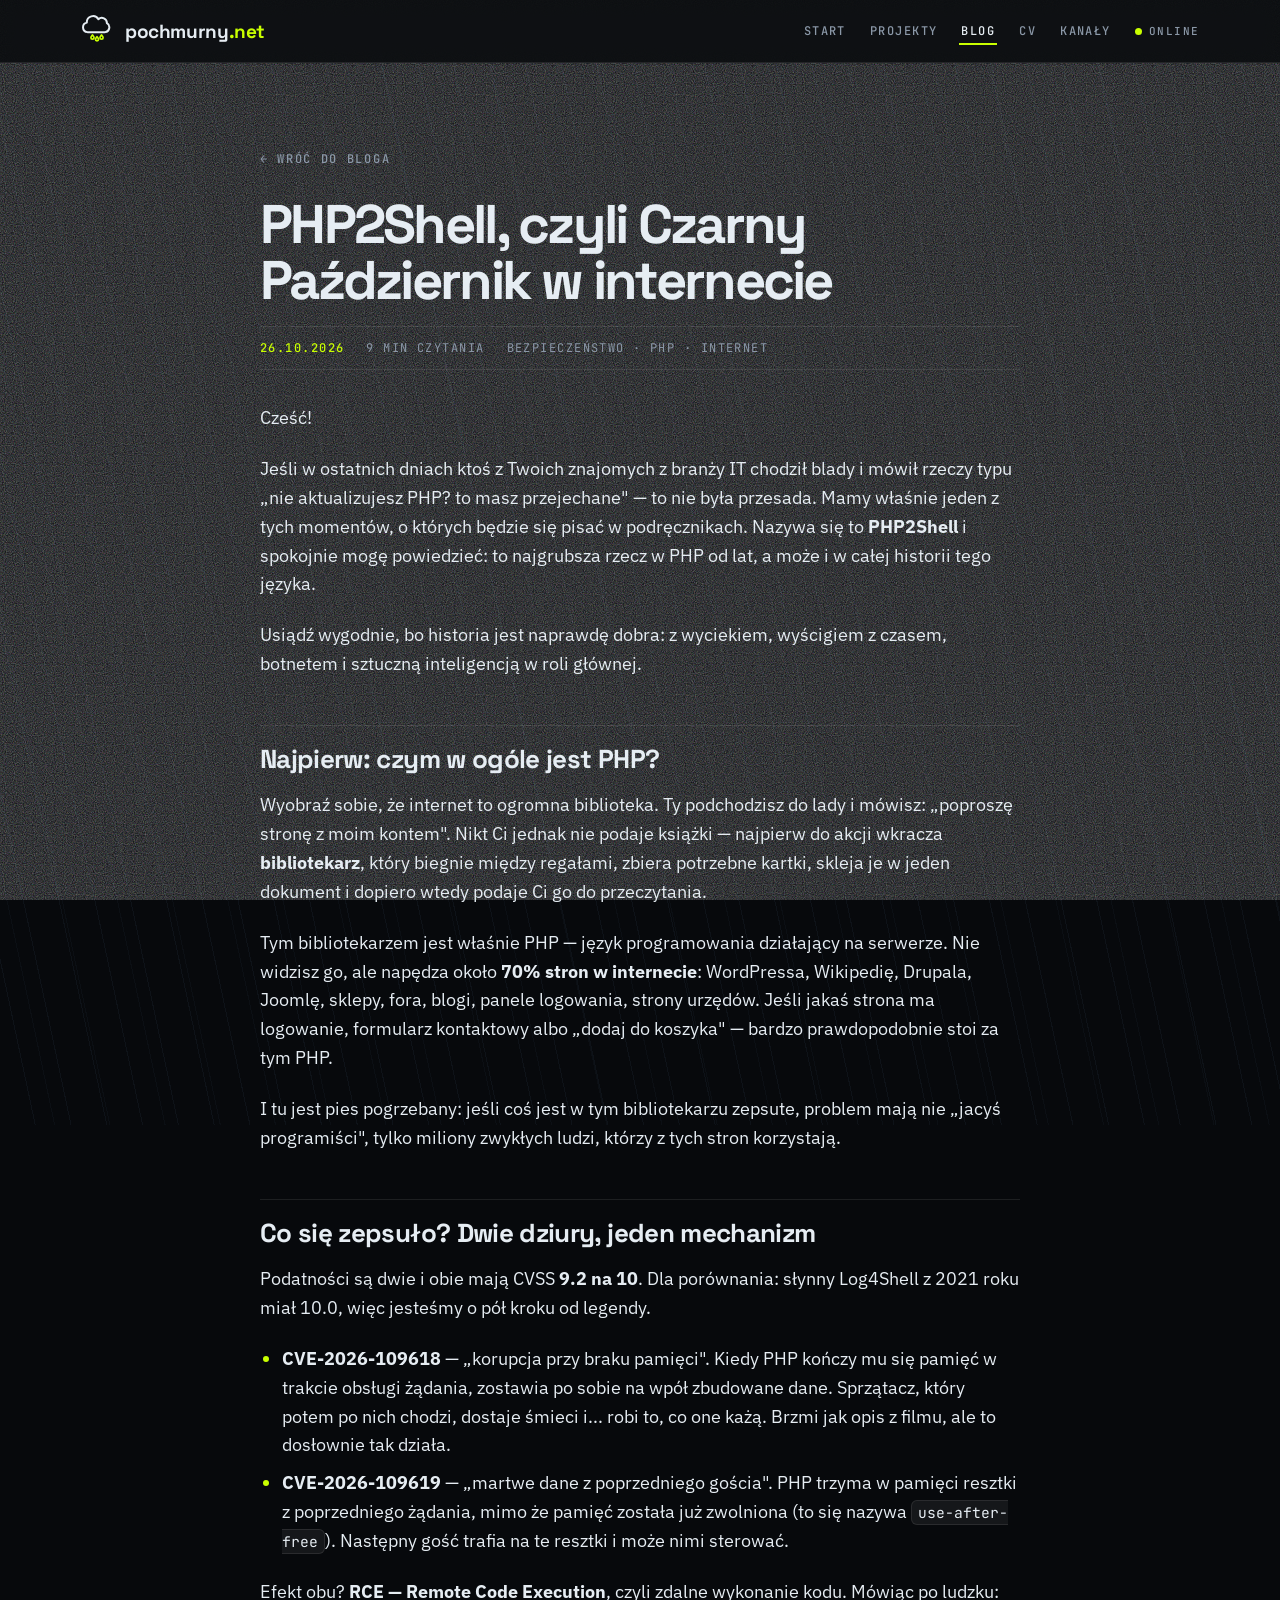
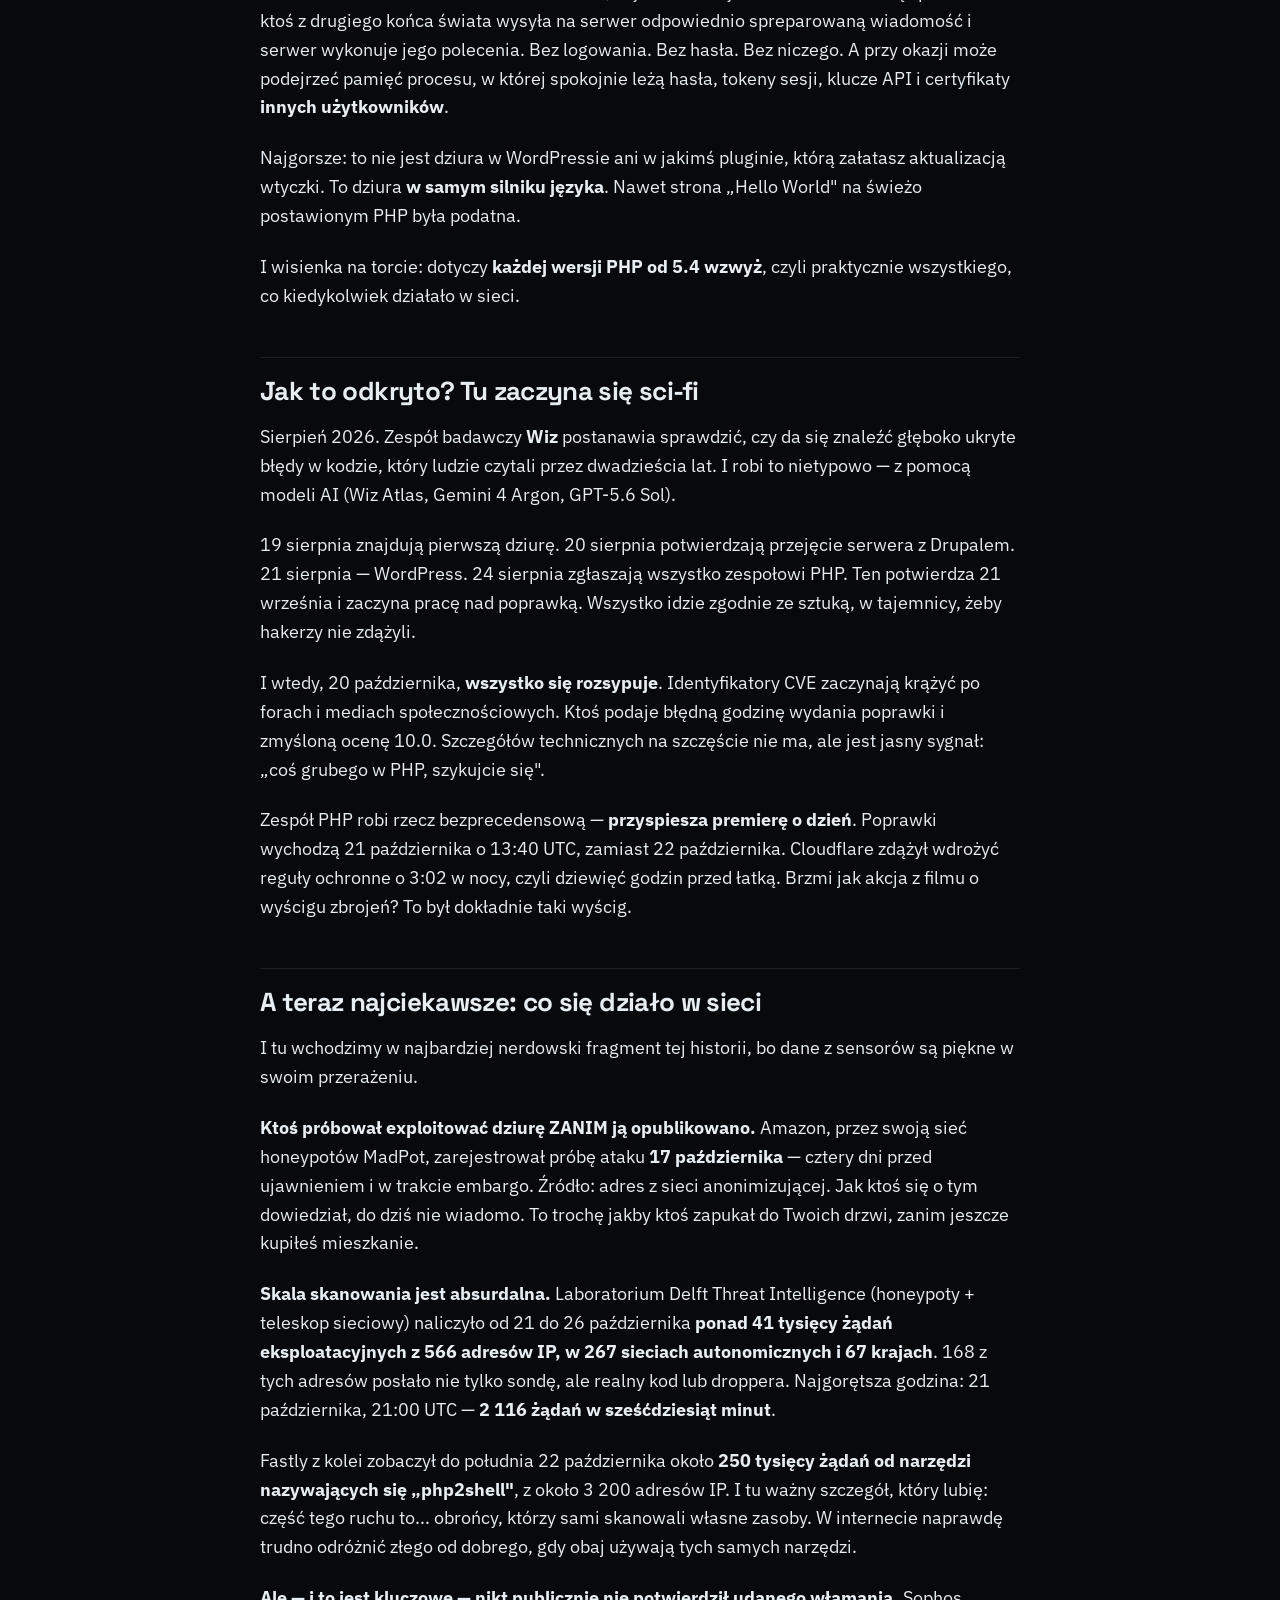
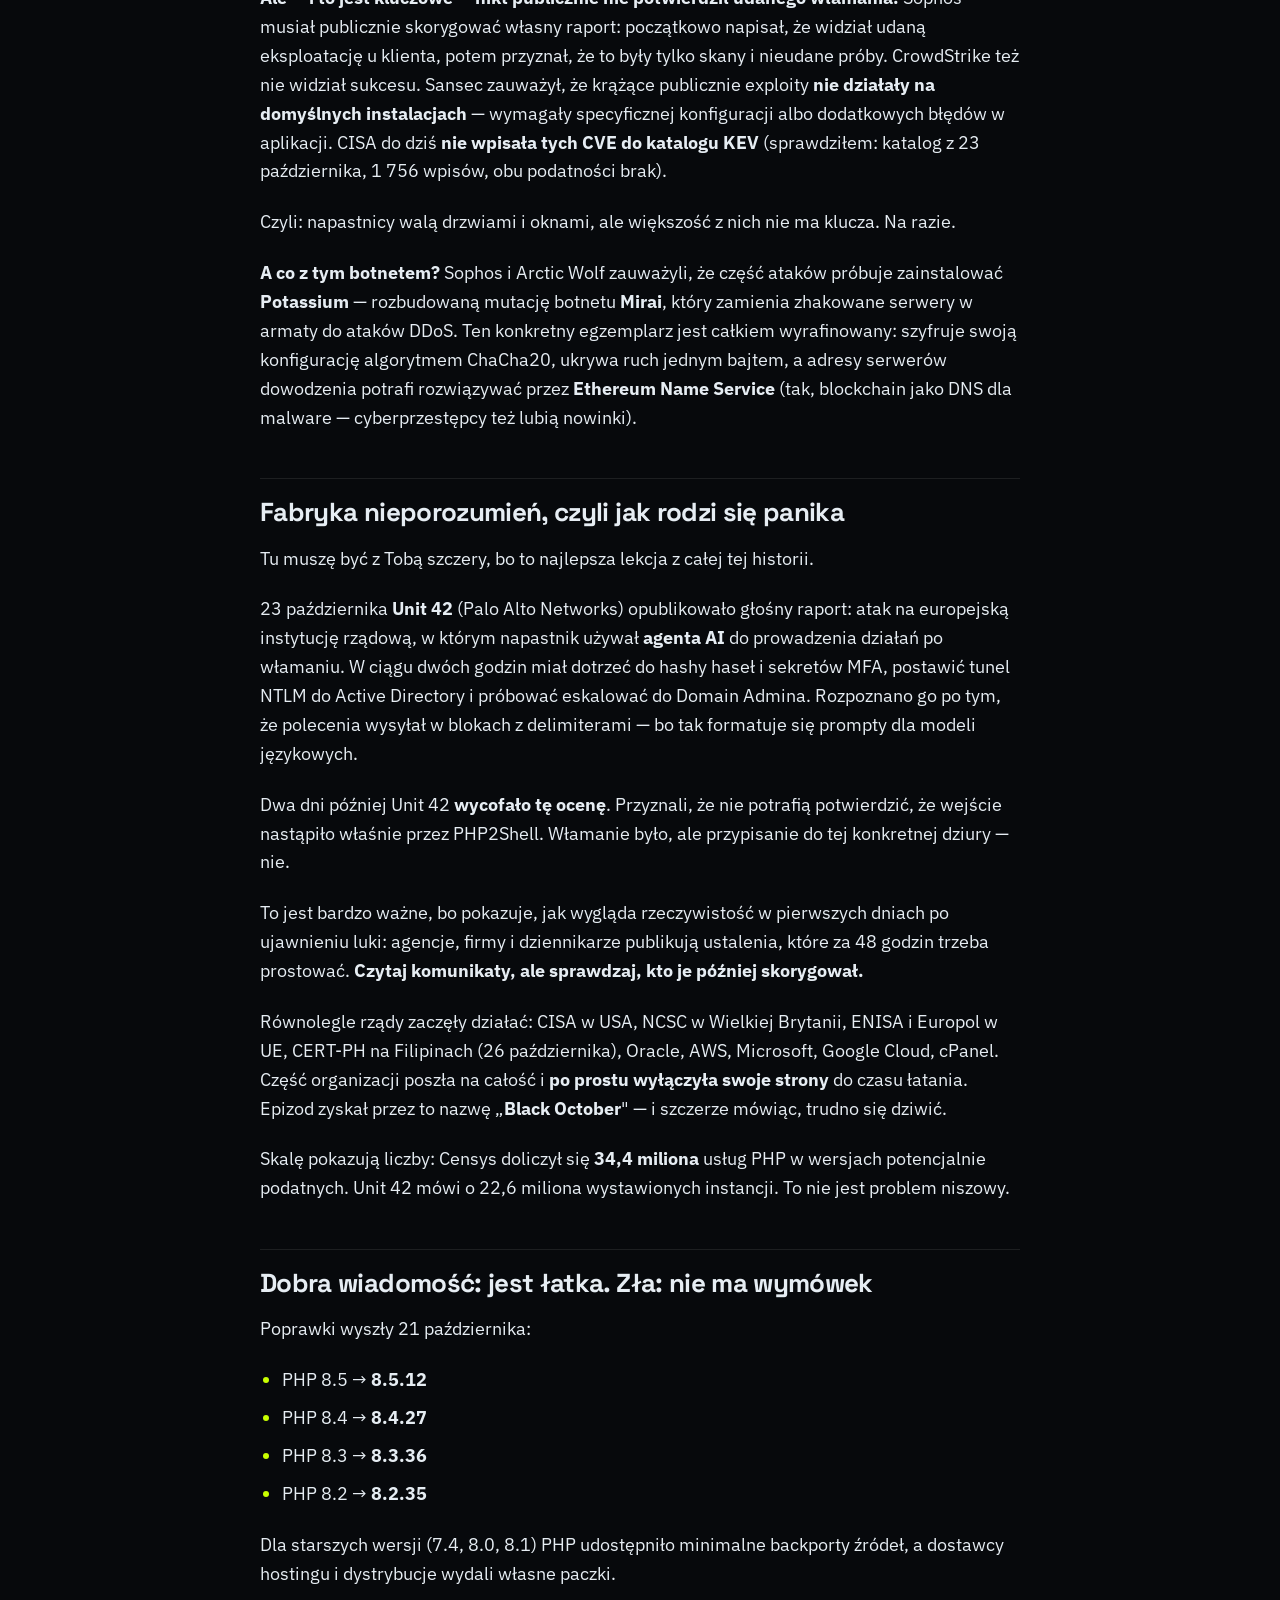
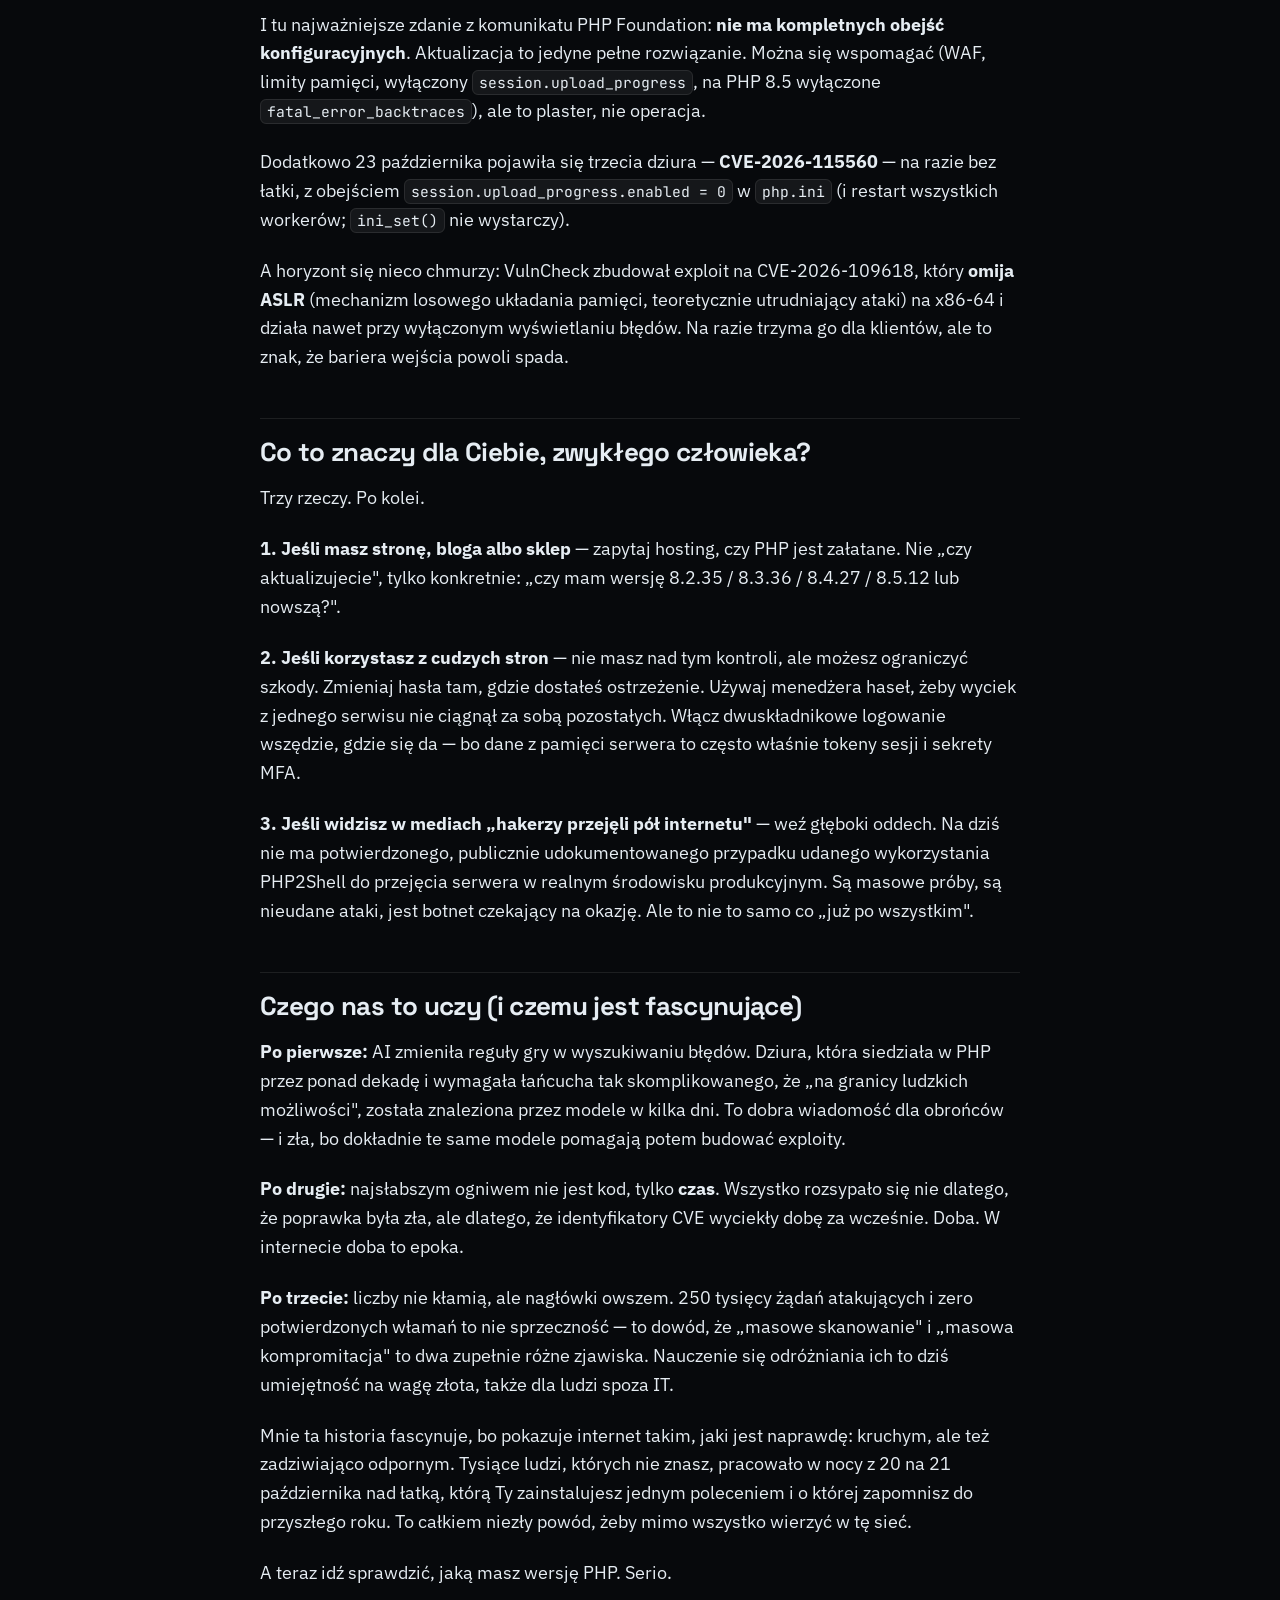
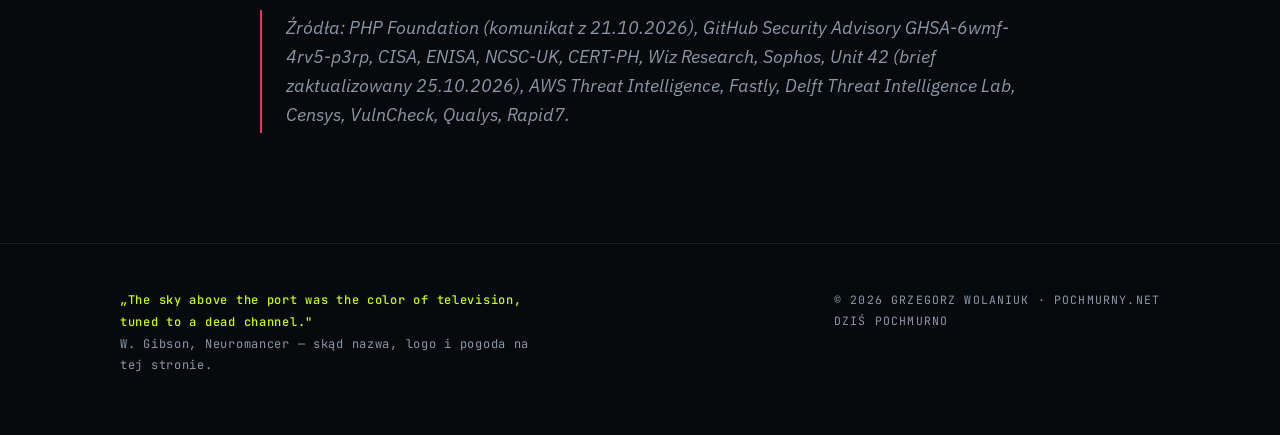
<file: wpis-php2shell-czyli-czarny-pazdziernik-w-internecie.html>
<!doctype html>
<html lang="pl">
<head>
<meta charset="utf-8">
<meta name="viewport" content="width=device-width, initial-scale=1">
<title>PHP2Shell, czyli Czarny Październik w internecie — pochmurny.net</title>
<meta name="description" content="Najgrubsza dziura w PHP od lat, wyścig z czasem o dobę i botnet, który czekał na okazję. Opowieść dla ludzi, którzy nie programują — ale z Internetu korzystają.">
<link rel="icon" type="image/svg+xml" href="logo.svg">
<link rel="stylesheet" href="styles.css">
</head>
<body>
<div class="rain" aria-hidden="true"></div>

<header class="topbar">
  <div class="wrap bar">
    <a class="brand" href="index.html">
      <img src="logo.svg" alt="logo pochmurny.net — smutna chmurka">
      <b>pochmurny<span>.net</span></b>
    </a>
    <nav>
      <a href="index.html">start</a>
      <a href="index.html#projekty">projekty</a>
      <a class="cur" href="blog.html">blog</a>
      <a href="cv.html">cv</a>
      <a href="index.html#kanaly">kanały</a>
    </nav>
    <div class="status"><span class="dot"></span>ONLINE</div>
  </div>
</header>

<main class="wrap">
  <article class="post">
    <a class="back" href="blog.html">← wróć do bloga</a>

    <h1>PHP2Shell, czyli Czarny Październik w internecie</h1>

    <div class="meta">
      <span><b>26.10.2026</b></span>
      <span>9 MIN CZYTANIA</span>
      <span>BEZPIECZEŃSTWO · PHP · INTERNET</span>
    </div>

    <div class="prose">
      <p>Cześć!</p>
      <p>Jeśli w ostatnich dniach ktoś z Twoich znajomych z branży IT chodził blady i mówił rzeczy typu „nie aktualizujesz PHP? to masz przejechane&quot; — to nie była przesada. Mamy właśnie jeden z tych momentów, o których będzie się pisać w podręcznikach. Nazywa się to <strong>PHP2Shell</strong> i spokojnie mogę powiedzieć: to najgrubsza rzecz w PHP od lat, a może i w całej historii tego języka.</p>
      <p>Usiądź wygodnie, bo historia jest naprawdę dobra: z wyciekiem, wyścigiem z czasem, botnetem i sztuczną inteligencją w roli głównej.</p>
      <h2>Najpierw: czym w ogóle jest PHP?</h2>
      <p>Wyobraź sobie, że internet to ogromna biblioteka. Ty podchodzisz do lady i mówisz: „poproszę stronę z moim kontem&quot;. Nikt Ci jednak nie podaje książki — najpierw do akcji wkracza <strong>bibliotekarz</strong>, który biegnie między regałami, zbiera potrzebne kartki, skleja je w jeden dokument i dopiero wtedy podaje Ci go do przeczytania.</p>
      <p>Tym bibliotekarzem jest właśnie PHP — język programowania działający na serwerze. Nie widzisz go, ale napędza około <strong>70% stron w internecie</strong>: WordPressa, Wikipedię, Drupala, Joomlę, sklepy, fora, blogi, panele logowania, strony urzędów. Jeśli jakaś strona ma logowanie, formularz kontaktowy albo „dodaj do koszyka&quot; — bardzo prawdopodobnie stoi za tym PHP.</p>
      <p>I tu jest pies pogrzebany: jeśli coś jest w tym bibliotekarzu zepsute, problem mają nie „jacyś programiści&quot;, tylko miliony zwykłych ludzi, którzy z tych stron korzystają.</p>
      <h2>Co się zepsuło? Dwie dziury, jeden mechanizm</h2>
      <p>Podatności są dwie i obie mają CVSS <strong>9.2 na 10</strong>. Dla porównania: słynny Log4Shell z 2021 roku miał 10.0, więc jesteśmy o pół kroku od legendy.</p>
      <ul>
      <li><strong>CVE-2026-109618</strong> — „korupcja przy braku pamięci&quot;. Kiedy PHP kończy mu się pamięć w trakcie obsługi żądania, zostawia po sobie na wpół zbudowane dane. Sprzątacz, który potem po nich chodzi, dostaje śmieci i... robi to, co one każą. Brzmi jak opis z filmu, ale to dosłownie tak działa.</li>
      <li><strong>CVE-2026-109619</strong> — „martwe dane z poprzedniego gościa&quot;. PHP trzyma w pamięci resztki z poprzedniego żądania, mimo że pamięć została już zwolniona (to się nazywa <code>use-after-free</code>). Następny gość trafia na te resztki i może nimi sterować.</li>
      </ul>
      <p>Efekt obu? <strong>RCE — Remote Code Execution</strong>, czyli zdalne wykonanie kodu. Mówiąc po ludzku: ktoś z drugiego końca świata wysyła na serwer odpowiednio spreparowaną wiadomość i serwer wykonuje jego polecenia. Bez logowania. Bez hasła. Bez niczego. A przy okazji może podejrzeć pamięć procesu, w której spokojnie leżą hasła, tokeny sesji, klucze API i certyfikaty <strong>innych użytkowników</strong>.</p>
      <p>Najgorsze: to nie jest dziura w WordPressie ani w jakimś pluginie, którą załatasz aktualizacją wtyczki. To dziura <strong>w samym silniku języka</strong>. Nawet strona „Hello World&quot; na świeżo postawionym PHP była podatna.</p>
      <p>I wisienka na torcie: dotyczy <strong>każdej wersji PHP od 5.4 wzwyż</strong>, czyli praktycznie wszystkiego, co kiedykolwiek działało w sieci.</p>
      <h2>Jak to odkryto? Tu zaczyna się sci-fi</h2>
      <p>Sierpień 2026. Zespół badawczy <strong>Wiz</strong> postanawia sprawdzić, czy da się znaleźć głęboko ukryte błędy w kodzie, który ludzie czytali przez dwadzieścia lat. I robi to nietypowo — z pomocą modeli AI (Wiz Atlas, Gemini 4 Argon, GPT-5.6 Sol).</p>
      <p>19 sierpnia znajdują pierwszą dziurę. 20 sierpnia potwierdzają przejęcie serwera z Drupalem. 21 sierpnia — WordPress. 24 sierpnia zgłaszają wszystko zespołowi PHP. Ten potwierdza 21 września i zaczyna pracę nad poprawką. Wszystko idzie zgodnie ze sztuką, w tajemnicy, żeby hakerzy nie zdążyli.</p>
      <p>I wtedy, 20 października, <strong>wszystko się rozsypuje</strong>. Identyfikatory CVE zaczynają krążyć po forach i mediach społecznościowych. Ktoś podaje błędną godzinę wydania poprawki i zmyśloną ocenę 10.0. Szczegółów technicznych na szczęście nie ma, ale jest jasny sygnał: „coś grubego w PHP, szykujcie się&quot;.</p>
      <p>Zespół PHP robi rzecz bezprecedensową — <strong>przyspiesza premierę o dzień</strong>. Poprawki wychodzą 21 października o 13:40 UTC, zamiast 22 października. Cloudflare zdążył wdrożyć reguły ochronne o 3:02 w nocy, czyli dziewięć godzin przed łatką. Brzmi jak akcja z filmu o wyścigu zbrojeń? To był dokładnie taki wyścig.</p>
      <h2>A teraz najciekawsze: co się działo w sieci</h2>
      <p>I tu wchodzimy w najbardziej nerdowski fragment tej historii, bo dane z sensorów są piękne w swoim przerażeniu.</p>
      <p><strong>Ktoś próbował exploitować dziurę ZANIM ją opublikowano.</strong> Amazon, przez swoją sieć honeypotów MadPot, zarejestrował próbę ataku <strong>17 października</strong> — cztery dni przed ujawnieniem i w trakcie embargo. Źródło: adres z sieci anonimizującej. Jak ktoś się o tym dowiedział, do dziś nie wiadomo. To trochę jakby ktoś zapukał do Twoich drzwi, zanim jeszcze kupiłeś mieszkanie.</p>
      <p><strong>Skala skanowania jest absurdalna.</strong> Laboratorium Delft Threat Intelligence (honeypoty + teleskop sieciowy) naliczyło od 21 do 26 października <strong>ponad 41 tysięcy żądań eksploatacyjnych z 566 adresów IP, w 267 sieciach autonomicznych i 67 krajach</strong>. 168 z tych adresów posłało nie tylko sondę, ale realny kod lub droppera. Najgorętsza godzina: 21 października, 21:00 UTC — <strong>2 116 żądań w sześćdziesiąt minut</strong>.</p>
      <p>Fastly z kolei zobaczył do południa 22 października około <strong>250 tysięcy żądań od narzędzi nazywających się „php2shell&quot;</strong>, z około 3 200 adresów IP. I tu ważny szczegół, który lubię: część tego ruchu to... obrońcy, którzy sami skanowali własne zasoby. W internecie naprawdę trudno odróżnić złego od dobrego, gdy obaj używają tych samych narzędzi.</p>
      <p><strong>Ale — i to jest kluczowe — nikt publicznie nie potwierdził udanego włamania.</strong> Sophos musiał publicznie skorygować własny raport: początkowo napisał, że widział udaną eksploatację u klienta, potem przyznał, że to były tylko skany i nieudane próby. CrowdStrike też nie widział sukcesu. Sansec zauważył, że krążące publicznie exploity <strong>nie działały na domyślnych instalacjach</strong> — wymagały specyficznej konfiguracji albo dodatkowych błędów w aplikacji. CISA do dziś <strong>nie wpisała tych CVE do katalogu KEV</strong> (sprawdziłem: katalog z 23 października, 1 756 wpisów, obu podatności brak).</p>
      <p>Czyli: napastnicy walą drzwiami i oknami, ale większość z nich nie ma klucza. Na razie.</p>
      <p><strong>A co z tym botnetem?</strong> Sophos i Arctic Wolf zauważyli, że część ataków próbuje zainstalować <strong>Potassium</strong> — rozbudowaną mutację botnetu <strong>Mirai</strong>, który zamienia zhakowane serwery w armaty do ataków DDoS. Ten konkretny egzemplarz jest całkiem wyrafinowany: szyfruje swoją konfigurację algorytmem ChaCha20, ukrywa ruch jednym bajtem, a adresy serwerów dowodzenia potrafi rozwiązywać przez <strong>Ethereum Name Service</strong> (tak, blockchain jako DNS dla malware — cyberprzestępcy też lubią nowinki).</p>
      <h2>Fabryka nieporozumień, czyli jak rodzi się panika</h2>
      <p>Tu muszę być z Tobą szczery, bo to najlepsza lekcja z całej tej historii.</p>
      <p>23 października <strong>Unit 42</strong> (Palo Alto Networks) opublikowało głośny raport: atak na europejską instytucję rządową, w którym napastnik używał <strong>agenta AI</strong> do prowadzenia działań po włamaniu. W ciągu dwóch godzin miał dotrzeć do hashy haseł i sekretów MFA, postawić tunel NTLM do Active Directory i próbować eskalować do Domain Admina. Rozpoznano go po tym, że polecenia wysyłał w blokach z delimiterami — bo tak formatuje się prompty dla modeli językowych.</p>
      <p>Dwa dni później Unit 42 <strong>wycofało tę ocenę</strong>. Przyznali, że nie potrafią potwierdzić, że wejście nastąpiło właśnie przez PHP2Shell. Włamanie było, ale przypisanie do tej konkretnej dziury — nie.</p>
      <p>To jest bardzo ważne, bo pokazuje, jak wygląda rzeczywistość w pierwszych dniach po ujawnieniu luki: agencje, firmy i dziennikarze publikują ustalenia, które za 48 godzin trzeba prostować. <strong>Czytaj komunikaty, ale sprawdzaj, kto je później skorygował.</strong></p>
      <p>Równolegle rządy zaczęły działać: CISA w USA, NCSC w Wielkiej Brytanii, ENISA i Europol w UE, CERT-PH na Filipinach (26 października), Oracle, AWS, Microsoft, Google Cloud, cPanel. Część organizacji poszła na całość i <strong>po prostu wyłączyła swoje strony</strong> do czasu łatania. Epizod zyskał przez to nazwę „<strong>Black October</strong>&quot; — i szczerze mówiąc, trudno się dziwić.</p>
      <p>Skalę pokazują liczby: Censys doliczył się <strong>34,4 miliona</strong> usług PHP w wersjach potencjalnie podatnych. Unit 42 mówi o 22,6 miliona wystawionych instancji. To nie jest problem niszowy.</p>
      <h2>Dobra wiadomość: jest łatka. Zła: nie ma wymówek</h2>
      <p>Poprawki wyszły 21 października:</p>
      <ul>
      <li>PHP 8.5 → <strong>8.5.12</strong></li>
      <li>PHP 8.4 → <strong>8.4.27</strong></li>
      <li>PHP 8.3 → <strong>8.3.36</strong></li>
      <li>PHP 8.2 → <strong>8.2.35</strong></li>
      </ul>
      <p>Dla starszych wersji (7.4, 8.0, 8.1) PHP udostępniło minimalne backporty źródeł, a dostawcy hostingu i dystrybucje wydali własne paczki.</p>
      <p>I tu najważniejsze zdanie z komunikatu PHP Foundation: <strong>nie ma kompletnych obejść konfiguracyjnych</strong>. Aktualizacja to jedyne pełne rozwiązanie. Można się wspomagać (WAF, limity pamięci, wyłączony <code>session.upload_progress</code>, na PHP 8.5 wyłączone <code>fatal_error_backtraces</code>), ale to plaster, nie operacja.</p>
      <p>Dodatkowo 23 października pojawiła się trzecia dziura — <strong>CVE-2026-115560</strong> — na razie bez łatki, z obejściem <code>session.upload_progress.enabled = 0</code> w <code>php.ini</code> (i restart wszystkich workerów; <code>ini_set()</code> nie wystarczy).</p>
      <p>A horyzont się nieco chmurzy: VulnCheck zbudował exploit na CVE-2026-109618, który <strong>omija ASLR</strong> (mechanizm losowego układania pamięci, teoretycznie utrudniający ataki) na x86-64 i działa nawet przy wyłączonym wyświetlaniu błędów. Na razie trzyma go dla klientów, ale to znak, że bariera wejścia powoli spada.</p>
      <h2>Co to znaczy dla Ciebie, zwykłego człowieka?</h2>
      <p>Trzy rzeczy. Po kolei.</p>
      <p><strong>1. Jeśli masz stronę, bloga albo sklep</strong> — zapytaj hosting, czy PHP jest załatane. Nie „czy aktualizujecie&quot;, tylko konkretnie: „czy mam wersję 8.2.35 / 8.3.36 / 8.4.27 / 8.5.12 lub nowszą?&quot;.</p>
      <p><strong>2. Jeśli korzystasz z cudzych stron</strong> — nie masz nad tym kontroli, ale możesz ograniczyć szkody. Zmieniaj hasła tam, gdzie dostałeś ostrzeżenie. Używaj menedżera haseł, żeby wyciek z jednego serwisu nie ciągnął za sobą pozostałych. Włącz dwuskładnikowe logowanie wszędzie, gdzie się da — bo dane z pamięci serwera to często właśnie tokeny sesji i sekrety MFA.</p>
      <p><strong>3. Jeśli widzisz w mediach „hakerzy przejęli pół internetu&quot;</strong> — weź głęboki oddech. Na dziś nie ma potwierdzonego, publicznie udokumentowanego przypadku udanego wykorzystania PHP2Shell do przejęcia serwera w realnym środowisku produkcyjnym. Są masowe próby, są nieudane ataki, jest botnet czekający na okazję. Ale to nie to samo co „już po wszystkim&quot;.</p>
      <h2>Czego nas to uczy (i czemu jest fascynujące)</h2>
      <p><strong>Po pierwsze:</strong> AI zmieniła reguły gry w wyszukiwaniu błędów. Dziura, która siedziała w PHP przez ponad dekadę i wymagała łańcucha tak skomplikowanego, że „na granicy ludzkich możliwości&quot;, została znaleziona przez modele w kilka dni. To dobra wiadomość dla obrońców — i zła, bo dokładnie te same modele pomagają potem budować exploity.</p>
      <p><strong>Po drugie:</strong> najsłabszym ogniwem nie jest kod, tylko <strong>czas</strong>. Wszystko rozsypało się nie dlatego, że poprawka była zła, ale dlatego, że identyfikatory CVE wyciekły dobę za wcześnie. Doba. W internecie doba to epoka.</p>
      <p><strong>Po trzecie:</strong> liczby nie kłamią, ale nagłówki owszem. 250 tysięcy żądań atakujących i zero potwierdzonych włamań to nie sprzeczność — to dowód, że „masowe skanowanie&quot; i „masowa kompromitacja&quot; to dwa zupełnie różne zjawiska. Nauczenie się odróżniania ich to dziś umiejętność na wagę złota, także dla ludzi spoza IT.</p>
      <p>Mnie ta historia fascynuje, bo pokazuje internet takim, jaki jest naprawdę: kruchym, ale też zadziwiająco odpornym. Tysiące ludzi, których nie znasz, pracowało w nocy z 20 na 21 października nad łatką, którą Ty zainstalujesz jednym poleceniem i o której zapomnisz do przyszłego roku. To całkiem niezły powód, żeby mimo wszystko wierzyć w tę sieć.</p>
      <p>A teraz idź sprawdzić, jaką masz wersję PHP. Serio.</p>
      <blockquote><p>Źródła: PHP Foundation (komunikat z 21.10.2026), GitHub Security Advisory GHSA-6wmf-4rv5-p3rp, CISA, ENISA, NCSC-UK, CERT-PH, Wiz Research, Sophos, Unit 42 (brief zaktualizowany 25.10.2026), AWS Threat Intelligence, Fastly, Delft Threat Intelligence Lab, Censys, VulnCheck, Qualys, Rapid7.</p></blockquote>
    </div>
  </article>
</main>

<footer>
  <div class="wrap foot">
    <p class="q">
      <b>„The sky above the port was the color of television, tuned to a dead channel."</b><br>
      W. Gibson, Neuromancer — skąd nazwa, logo i pogoda na tej stronie.
    </p>
    <p class="meta">© 2026 GRZEGORZ WOLANIUK · POCHMURNY.NET<br>DZIŚ POCHMURNO</p>
  </div>
</footer>

</body>
</html>
</file>
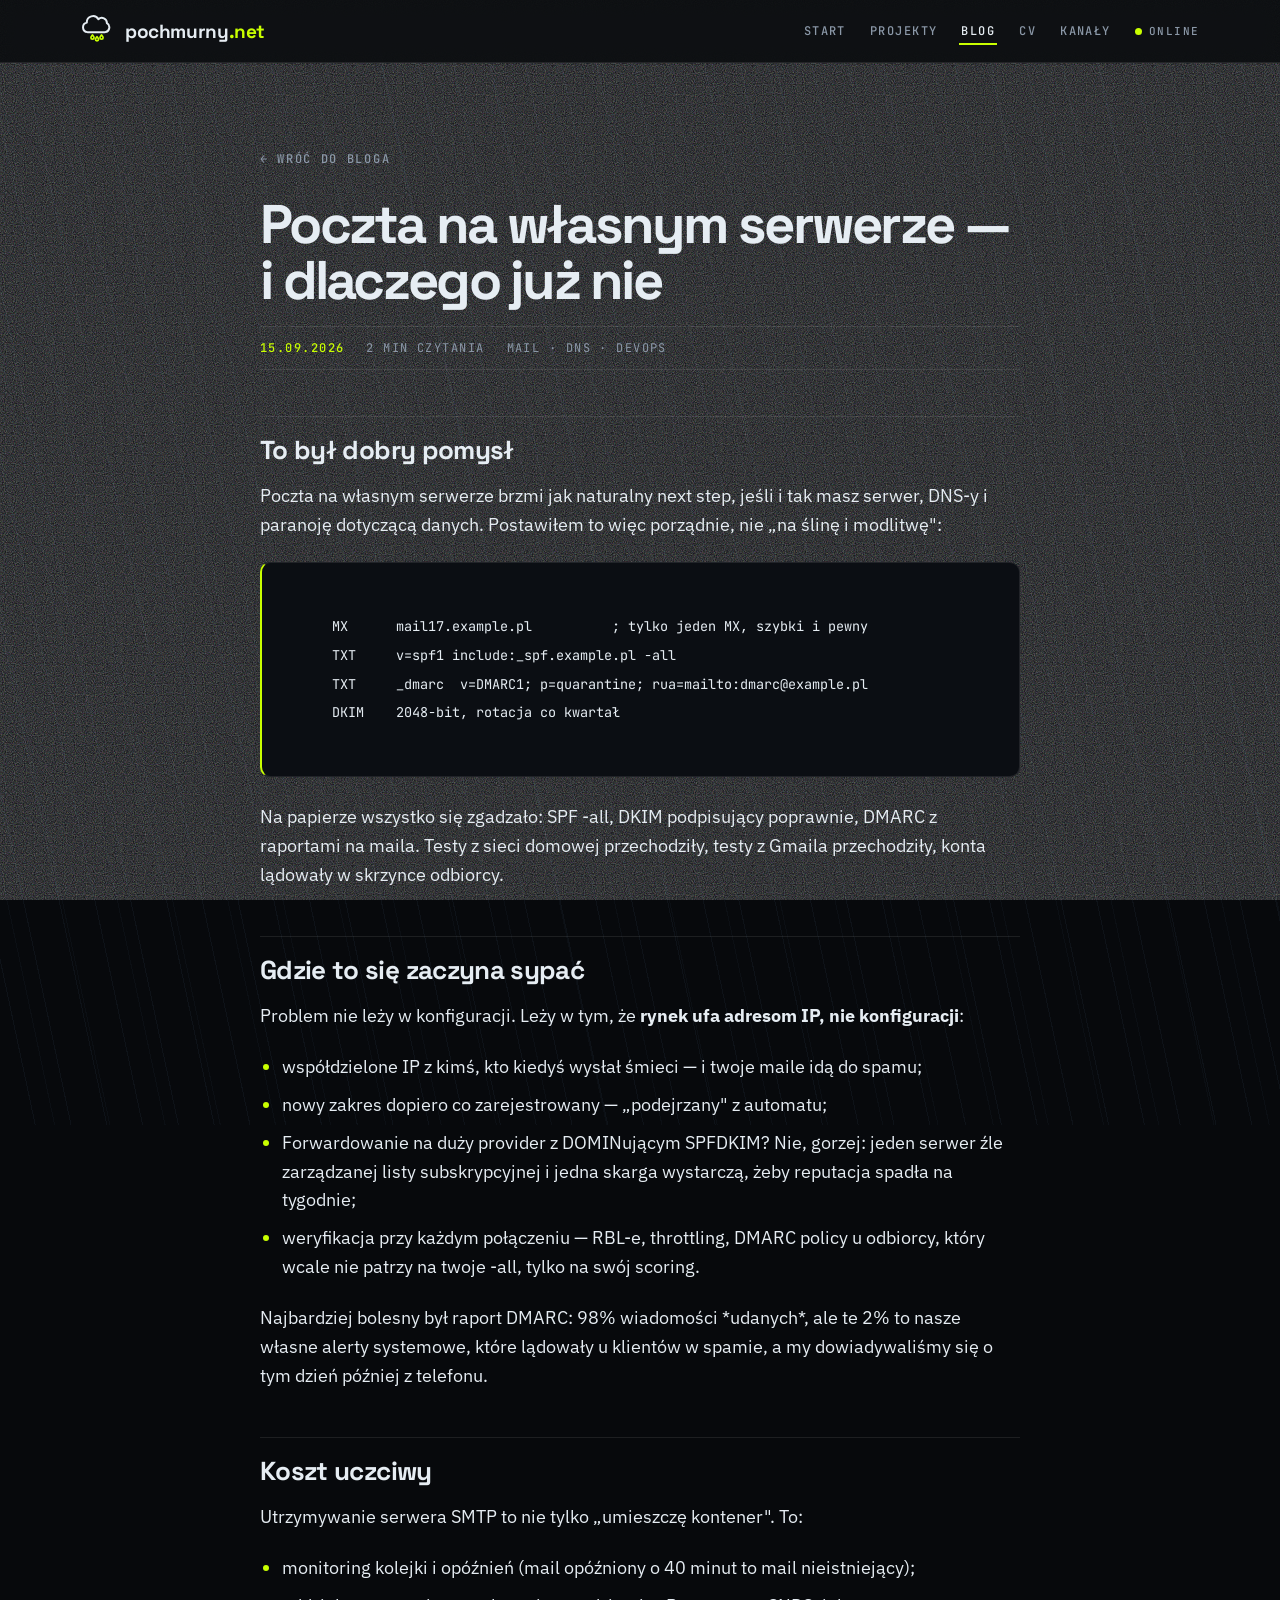
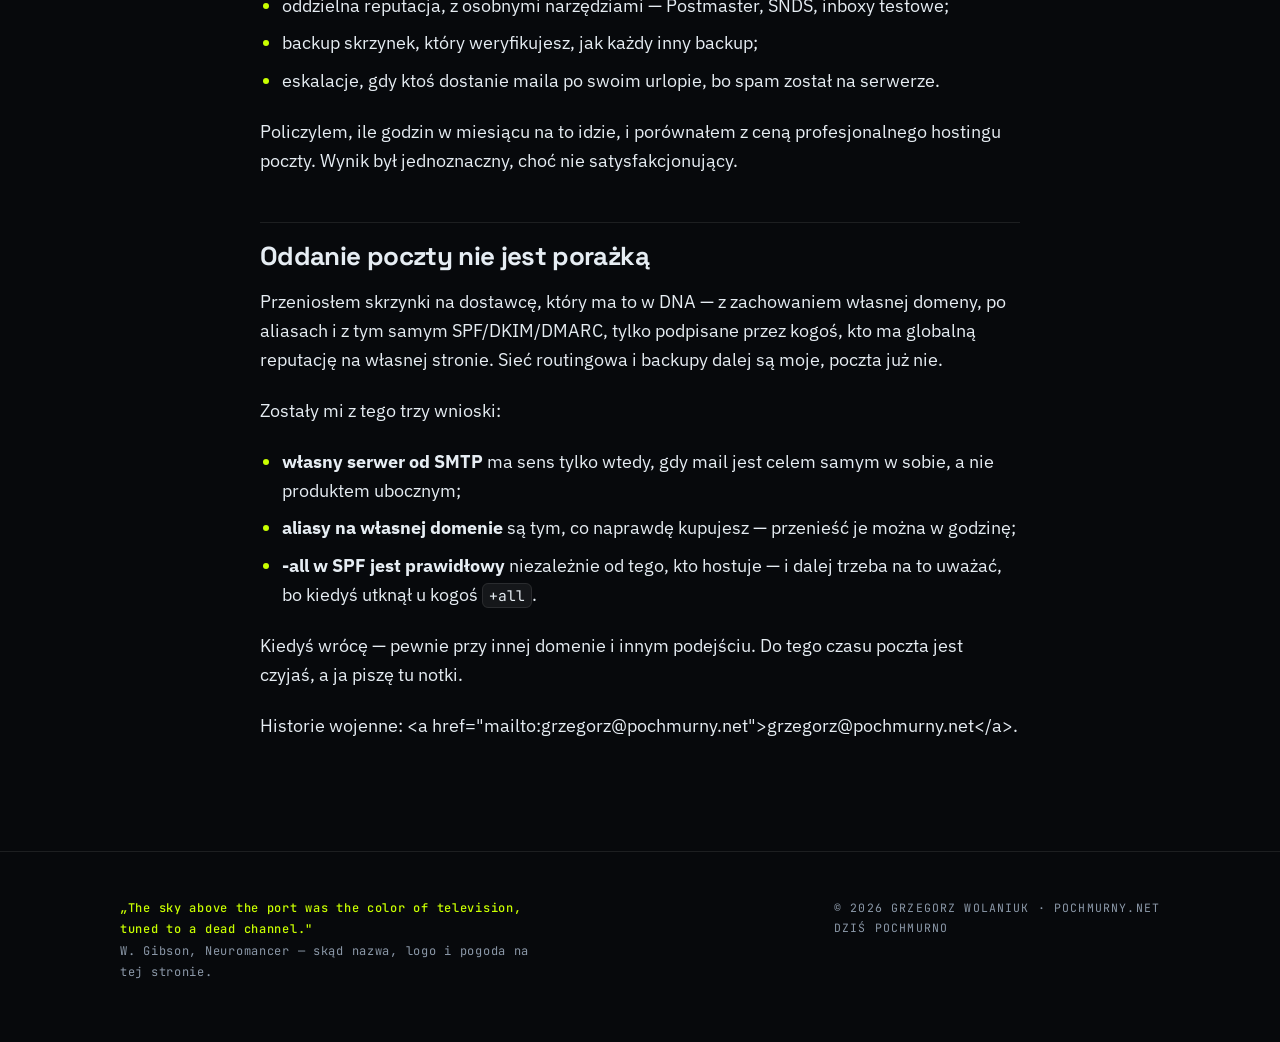
<file: wpis-poczta-na-wlasnym-serwerze-i-dlaczego-juz-nie.html>
<!doctype html>
<html lang="pl">
<head>
<meta charset="utf-8">
<meta name="viewport" content="width=device-width, initial-scale=1">
<title>Poczta na własnym serwerze — i dlaczego już nie — pochmurny.net</title>
<meta name="description" content="SPF, DKIM, DMARC, reputacja IP i inne powody, dla których nawet uparty DevOps oddaje pocztę komuś innemu.">
<link rel="icon" type="image/svg+xml" href="logo.svg">
<link rel="stylesheet" href="styles.css">
</head>
<body>
<div class="rain" aria-hidden="true"></div>

<header class="topbar">
  <div class="wrap bar">
    <a class="brand" href="index.html">
      <img src="logo.svg" alt="logo pochmurny.net — smutna chmurka">
      <b>pochmurny<span>.net</span></b>
    </a>
    <nav>
      <a href="index.html">start</a>
      <a href="index.html#projekty">projekty</a>
      <a class="cur" href="blog.html">blog</a>
      <a href="cv.html">cv</a>
      <a href="index.html#kanaly">kanały</a>
    </nav>
    <div class="status"><span class="dot"></span>ONLINE</div>
  </div>
</header>

<main class="wrap">
  <article class="post">
    <a class="back" href="blog.html">← wróć do bloga</a>

    <h1>Poczta na własnym serwerze — i dlaczego już nie</h1>

    <div class="meta">
      <span><b>15.09.2026</b></span>
      <span>2 MIN CZYTANIA</span>
      <span>MAIL · DNS · DEVOPS</span>
    </div>

    <div class="prose">
      <h2>To był dobry pomysł</h2>
      <p>Poczta na własnym serwerze brzmi jak naturalny next step, jeśli i tak masz serwer, DNS-y i paranoję dotyczącą danych. Postawiłem to więc porządnie, nie „na ślinę i modlitwę&quot;:</p>
      <pre><code>
      MX      mail17.example.pl          ; tylko jeden MX, szybki i pewny
      TXT     v=spf1 include:_spf.example.pl -all
      TXT     _dmarc  v=DMARC1; p=quarantine; rua=mailto:dmarc@example.pl
      DKIM    2048-bit, rotacja co kwartał
      </code></pre>
      <p>Na papierze wszystko się zgadzało: SPF -all, DKIM podpisujący poprawnie, DMARC z raportami na maila. Testy z sieci domowej przechodziły, testy z Gmaila przechodziły, konta lądowały w skrzynce odbiorcy.</p>
      <h2>Gdzie to się zaczyna sypać</h2>
      <p>Problem nie leży w konfiguracji. Leży w tym, że <strong>rynek ufa adresom IP, nie konfiguracji</strong>:</p>
      <ul>
      <li>współdzielone IP z kimś, kto kiedyś wysłał śmieci — i twoje maile idą do spamu;</li>
      <li>nowy zakres dopiero co zarejestrowany — „podejrzany&quot; z automatu;</li>
      <li>Forwardowanie na duży provider z DOMINującym SPFDKIM? Nie, gorzej: jeden serwer źle zarządzanej listy subskrypcyjnej i jedna skarga wystarczą, żeby reputacja spadła na tygodnie;</li>
      <li>weryfikacja przy każdym połączeniu — RBL-e, throttling, DMARC policy u odbiorcy, który wcale nie patrzy na twoje -all, tylko na swój scoring.</li>
      </ul>
      <p>Najbardziej bolesny był raport DMARC: 98% wiadomości *udanych*, ale te 2% to nasze własne alerty systemowe, które lądowały u klientów w spamie, a my dowiadywaliśmy się o tym dzień później z telefonu.</p>
      <h2>Koszt uczciwy</h2>
      <p>Utrzymywanie serwera SMTP to nie tylko „umieszczę kontener&quot;. To:</p>
      <ul>
      <li>monitoring kolejki i opóźnień (mail opóźniony o 40 minut to mail nieistniejący);</li>
      <li>oddzielna reputacja, z osobnymi narzędziami — Postmaster, SNDS, inboxy testowe;</li>
      <li>backup skrzynek, który weryfikujesz, jak każdy inny backup;</li>
      <li>eskalacje, gdy ktoś dostanie maila po swoim urlopie, bo spam został na serwerze.</li>
      </ul>
      <p>Policzylem, ile godzin w miesiącu na to idzie, i porównałem z ceną profesjonalnego hostingu poczty. Wynik był jednoznaczny, choć nie satysfakcjonujący.</p>
      <h2>Oddanie poczty nie jest porażką</h2>
      <p>Przeniosłem skrzynki na dostawcę, który ma to w DNA — z zachowaniem własnej domeny, po aliasach i z tym samym SPF/DKIM/DMARC, tylko podpisane przez kogoś, kto ma globalną reputację na własnej stronie. Sieć routingowa i backupy dalej są moje, poczta już nie.</p>
      <p>Zostały mi z tego trzy wnioski:</p>
      <ul>
      <li><strong>własny serwer od SMTP</strong> ma sens tylko wtedy, gdy mail jest celem samym w sobie, a nie produktem ubocznym;</li>
      <li><strong>aliasy na własnej domenie</strong> są tym, co naprawdę kupujesz — przenieść je można w godzinę;</li>
      <li><strong>-all w SPF jest prawidłowy</strong> niezależnie od tego, kto hostuje — i dalej trzeba na to uważać, bo kiedyś utknął u kogoś <code>+all</code>.</li>
      </ul>
      <p>Kiedyś wrócę — pewnie przy innej domenie i innym podejściu. Do tego czasu poczta jest czyjaś, a ja piszę tu notki.</p>
      <p>Historie wojenne: &lt;a href=&quot;mailto:grzegorz@pochmurny.net&quot;&gt;grzegorz@pochmurny.net&lt;/a&gt;.</p>
    </div>
  </article>
</main>

<footer>
  <div class="wrap foot">
    <p class="q">
      <b>„The sky above the port was the color of television, tuned to a dead channel."</b><br>
      W. Gibson, Neuromancer — skąd nazwa, logo i pogoda na tej stronie.
    </p>
    <p class="meta">© 2026 GRZEGORZ WOLANIUK · POCHMURNY.NET<br>DZIŚ POCHMURNO</p>
  </div>
</footer>

</body>
</html>
</file>
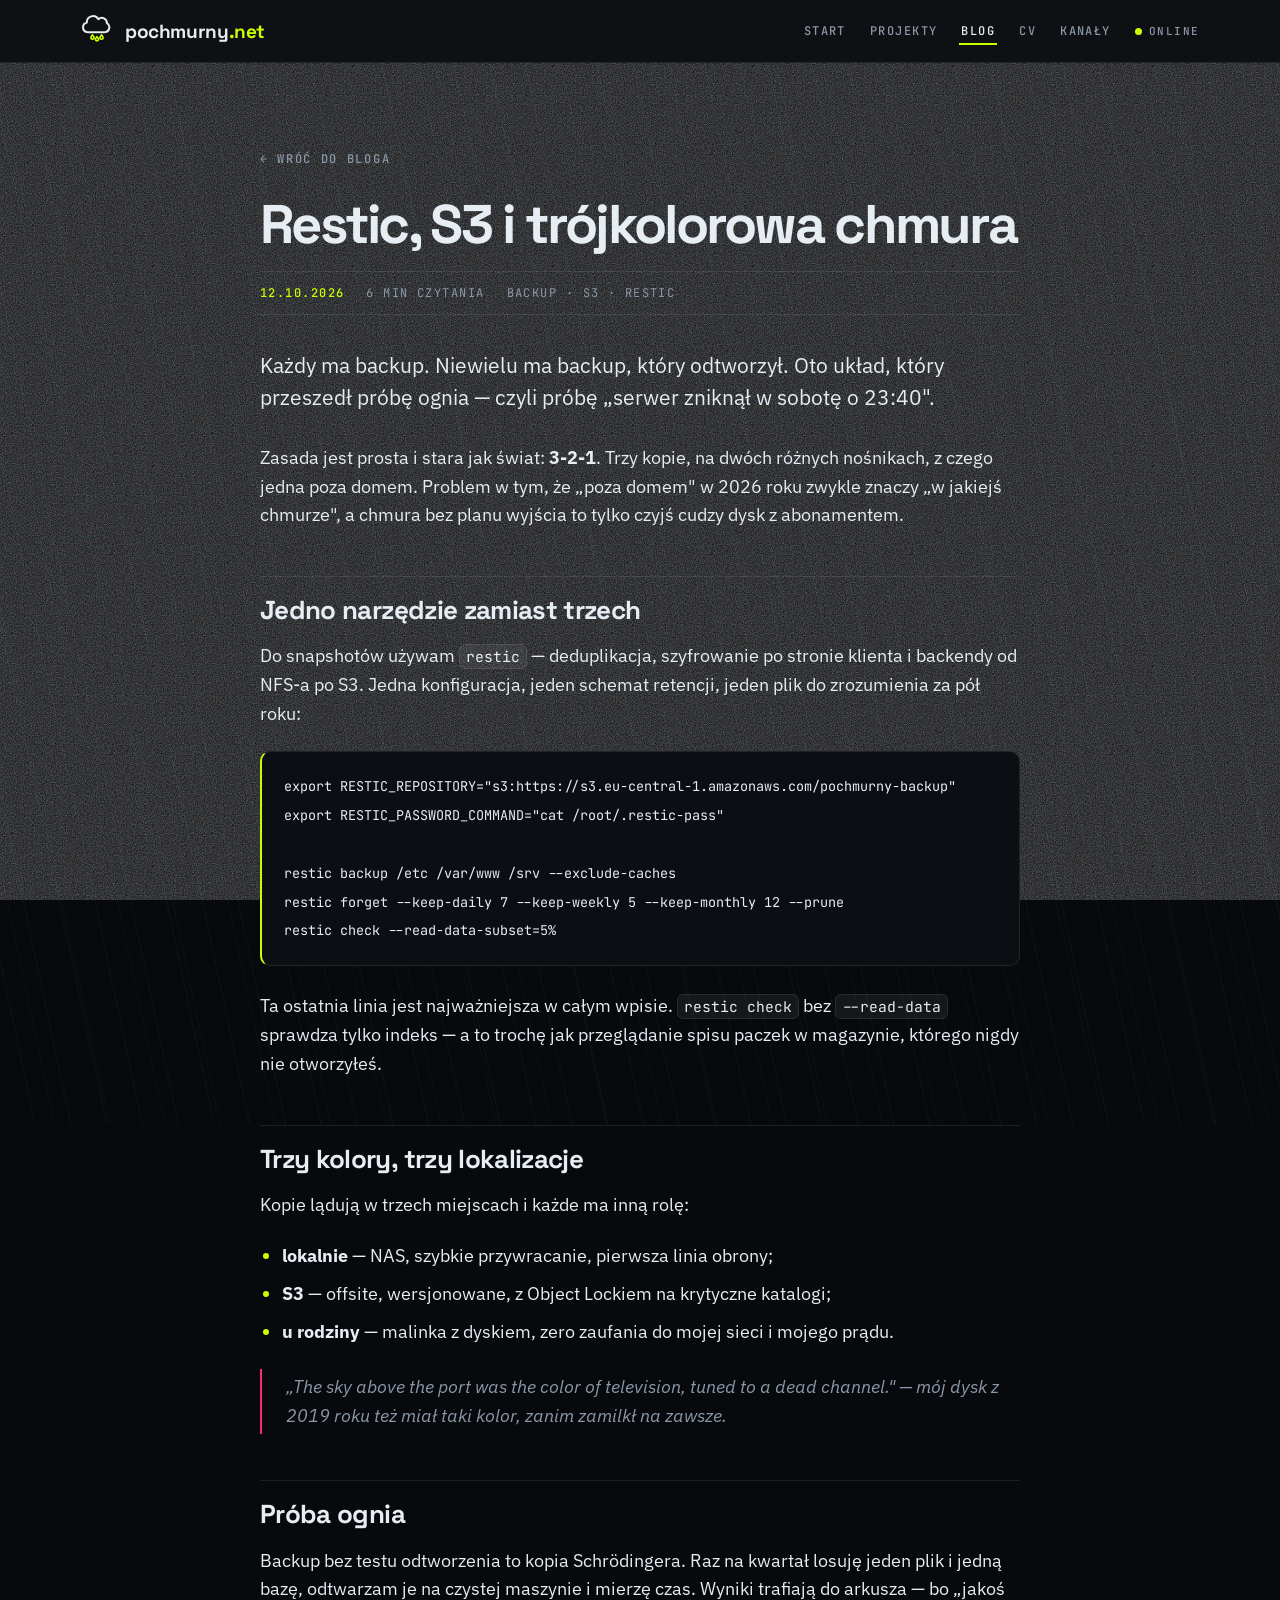
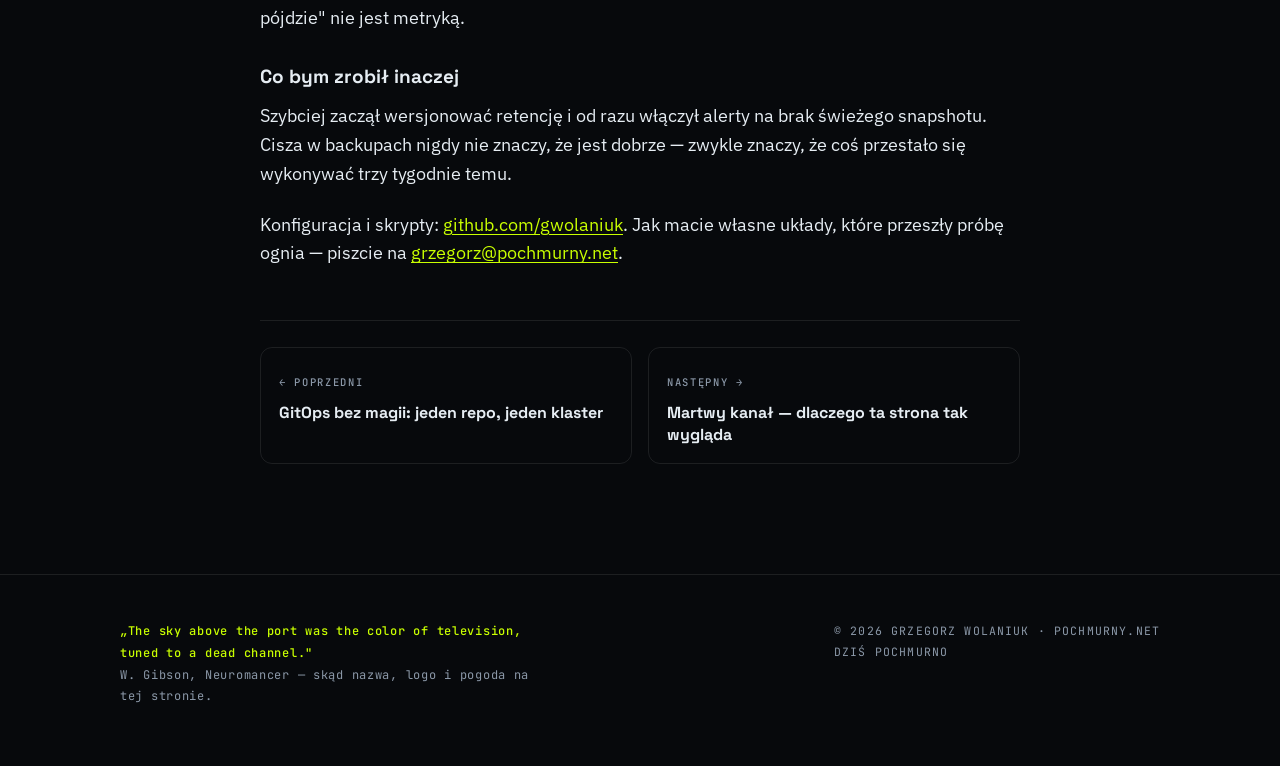
<file: wpis.html>
<!doctype html>
<html lang="pl">
<head>
<meta charset="utf-8">
<meta name="viewport" content="width=device-width, initial-scale=1">
<title>Restic, S3 i trójkolorowa chmura — pochmurny.net</title>
<meta name="description" content="Backup w 2026 roku: restic, S3, trzy lokalizacje i weryfikacja, która faktycznie coś weryfikuje.">
<link rel="icon" type="image/svg+xml" href="logo.svg">
<link rel="stylesheet" href="styles.css">
</head>
<body>
<div class="rain" aria-hidden="true"></div>

<header class="topbar">
  <div class="wrap bar">
    <a class="brand" href="index.html">
      <img src="logo.svg" alt="logo pochmurny.net — smutna chmurka">
      <b>pochmurny<span>.net</span></b>
    </a>
    <nav>
      <a href="index.html">start</a>
      <a href="index.html#projekty">projekty</a>
      <a class="cur" href="blog.html">blog</a>
      <a href="cv.html">cv</a>
      <a href="index.html#kanaly">kanały</a>
    </nav>
    <div class="status"><span class="dot"></span>ONLINE</div>
  </div>
</header>

<main class="wrap">
  <article class="post">
    <a class="back" href="blog.html">← wróć do bloga</a>

    <h1>Restic, S3 i trójkolorowa chmura</h1>

    <div class="meta">
      <span><b>12.10.2026</b></span>
      <span>6 MIN CZYTANIA</span>
      <span>BACKUP · S3 · RESTIC</span>
    </div>

    <div class="prose">
      <p class="lead">
        Każdy ma backup. Niewielu ma backup, który odtworzył. Oto układ, który przeszedł
        próbę ognia — czyli próbę „serwer zniknął w sobotę o 23:40".
      </p>

      <p>
        Zasada jest prosta i stara jak świat: <strong>3-2-1</strong>. Trzy kopie, na dwóch
        różnych nośnikach, z czego jedna poza domem. Problem w tym, że „poza domem" w 2026
        roku zwykle znaczy „w jakiejś chmurze", a chmura bez planu wyjścia to tylko
        czyjś cudzy dysk z abonamentem.
      </p>

      <h2>Jedno narzędzie zamiast trzech</h2>

      <p>
        Do snapshotów używam <code>restic</code> — deduplikacja, szyfrowanie po stronie
        klienta i backendy od NFS-a po S3. Jedna konfiguracja, jeden schemat retencji,
        jeden plik do zrozumienia za pół roku:
      </p>

      <pre><code>export RESTIC_REPOSITORY="s3:https://s3.eu-central-1.amazonaws.com/pochmurny-backup"
export RESTIC_PASSWORD_COMMAND="cat /root/.restic-pass"

restic backup /etc /var/www /srv --exclude-caches
restic forget --keep-daily 7 --keep-weekly 5 --keep-monthly 12 --prune
restic check --read-data-subset=5%</code></pre>

      <p>
        Ta ostatnia linia jest najważniejsza w całym wpisie. <code>restic check</code> bez
        <code>--read-data</code> sprawdza tylko indeks — a to trochę jak przeglądanie
        spisu paczek w magazynie, którego nigdy nie otworzyłeś.
      </p>

      <h2>Trzy kolory, trzy lokalizacje</h2>

      <p>Kopie lądują w trzech miejscach i każde ma inną rolę:</p>

      <ul>
        <li><strong>lokalnie</strong> — NAS, szybkie przywracanie, pierwsza linia obrony;</li>
        <li><strong>S3</strong> — offsite, wersjonowane, z Object Lockiem na krytyczne katalogi;</li>
        <li><strong>u rodziny</strong> — malinka z dyskiem, zero zaufania do mojej sieci i mojego prądu.</li>
      </ul>

      <blockquote>
        <p>
          „The sky above the port was the color of television, tuned to a dead channel."
          — mój dysk z 2019 roku też miał taki kolor, zanim zamilkł na zawsze.
        </p>
      </blockquote>

      <h2>Próba ognia</h2>

      <p>
        Backup bez testu odtworzenia to kopia Schrödingera. Raz na kwartał losuję jeden
        plik i jedną bazę, odtwarzam je na czystej maszynie i mierzę czas. Wyniki trafiają
        do arkusza — bo „jakoś pójdzie" nie jest metryką.
      </p>

      <h3>Co bym zrobił inaczej</h3>

      <p>
        Szybciej zaczął wersjonować retencję i od razu włączył alerty na brak świeżego
        snapshotu. Cisza w backupach nigdy nie znaczy, że jest dobrze — zwykle znaczy,
        że coś przestało się wykonywać trzy tygodnie temu.
      </p>

      <p>
        Konfiguracja i skrypty: <a href="https://github.com/gwolaniuk" rel="me">github.com/gwolaniuk</a>.
        Jak macie własne układy, które przeszły próbę ognia — piszcie na
        <a href="mailto:grzegorz@pochmurny.net">grzegorz@pochmurny.net</a>.
      </p>
    </div>

    <nav class="post-nav">
      <a href="wpis.html">
        <span class="lbl">← poprzedni</span>
        <span class="t">GitOps bez magii: jeden repo, jeden klaster</span>
      </a>
      <a href="wpis.html">
        <span class="lbl">następny →</span>
        <span class="t">Martwy kanał — dlaczego ta strona tak wygląda</span>
      </a>
    </nav>
  </article>
</main>

<footer>
  <div class="wrap foot">
    <p class="q">
      <b>„The sky above the port was the color of television, tuned to a dead channel."</b><br>
      W. Gibson, Neuromancer — skąd nazwa, logo i pogoda na tej stronie.
    </p>
    <p class="meta">© 2026 GRZEGORZ WOLANIUK · POCHMURNY.NET<br>DZIŚ POCHMURNO</p>
  </div>
</footer>

</body>
</html>
</file>
<file: styles.css>
/* ============================================================
   pochmurny.net — mockup v3 „dead channel"
   Editorial layout × cyberpunk CRT. Jeden akcent: lime #c9ff00
   (mruknięcie w stronę TechArmor). Neon (cyan/magenta) tylko
   w logotypie i poświatach — nie w elementach UI.
   ============================================================ */

@import url('https://fonts.googleapis.com/css2?family=Space+Grotesk:wght@500;700&family=IBM+Plex+Sans:ital,wght@0,400;0,500;0,600;1,400&family=JetBrains+Mono:wght@400;500;700&display=swap');

:root{
  --bg:#07090c;
  --bg-2:#0b0e13;
  --panel:rgba(255,255,255,.03);
  --line:rgba(255,255,255,.09);
  --ink:#e6edf3;
  --dim:#8b98a8;
  --lime:#c9ff00;
  --cyan:#3ee8ff;
  --magenta:#ff2965;
  --display:"Space Grotesk",system-ui,sans-serif;
  --body:"IBM Plex Sans",system-ui,sans-serif;
  --mono:"JetBrains Mono",ui-monospace,monospace;
  --wrap:1120px;
  --r:14px;
}

*{box-sizing:border-box}
html{scroll-behavior:smooth}
body{
  margin:0;background:var(--bg);color:var(--ink);
  font:17px/1.65 var(--body);
  overflow-x:hidden;
}
::selection{background:var(--lime);color:#07090c}
img{max-width:100%;display:block}
a{color:inherit}

/* szum martwego kanału — subtelny, na całym tle */
body::before{
  content:"";position:fixed;inset:0;z-index:-3;opacity:.5;pointer-events:none;
  background-image:url("data:image/svg+xml,%3Csvg%20xmlns='http://www.w3.org/2000/svg'%20width='200'%20height='200'%3E%3Cfilter%20id='n'%3E%3CfeTurbulence%20type='fractalNoise'%20baseFrequency='.9'%20numOctaves='2'/%3E%3CfeColorMatrix%20values='0%200%200%200%200.32%200%200%200%200%200%200%200%200%200.38%200%200%200%200%200.28'/%3E%3C/filter%3E%3Crect%20width='200'%20height='200'%20filter='url(%23n)'/%3E%3C/svg%3E");
}
/* deszcz — dwie warstwy, CSS-only */
.rain{position:fixed;inset:-25% 0;z-index:-2;pointer-events:none}
.rain::before,.rain::after{
  content:"";position:absolute;inset:0;
  background:repeating-linear-gradient(78deg,transparent 0 34px,rgba(150,200,255,.05) 34px 35px);
}
.rain::before{animation:fall 1.1s linear infinite}
.rain::after{
  background:repeating-linear-gradient(78deg,transparent 0 53px,rgba(150,200,255,.035) 53px 54px);
  animation:fall 1.7s linear infinite;
}
@keyframes fall{to{transform:translateY(35px)}}

.wrap{max-width:var(--wrap);margin-inline:auto;padding-inline:clamp(18px,4vw,40px)}

/* ─── pasek górny ─────────────────────────────────────────── */
.topbar{
  position:sticky;top:0;z-index:20;
  background:rgba(7,9,12,.82);backdrop-filter:blur(10px);
  border-bottom:1px solid var(--line);
}
.topbar .bar{display:flex;align-items:center;gap:22px;padding:14px 0}
.brand{display:flex;align-items:center;gap:11px;text-decoration:none}
.brand img{width:34px;height:34px}
.brand b{font:700 19px/1 var(--display);letter-spacing:-.02em}
.brand b span{color:var(--lime)}
.topbar nav{display:flex;gap:20px;margin-left:auto}
.topbar nav a{
  font:500 12px/1 var(--mono);text-transform:uppercase;letter-spacing:.12em;
  color:var(--dim);text-decoration:none;padding:6px 2px;position:relative;
}
.topbar nav a:hover,.topbar nav a.cur{color:var(--ink)}
.topbar nav a.cur::after{
  content:"";position:absolute;left:0;right:0;bottom:-2px;height:2px;background:var(--lime);
}
.status{
  font:500 11px/1 var(--mono);letter-spacing:.14em;color:var(--dim);
  display:flex;align-items:center;gap:7px;
}
.dot{width:7px;height:7px;border-radius:50%;background:var(--lime);animation:blink 2.4s steps(2) infinite}
@keyframes blink{50%{opacity:.25}}

/* ─── hero ────────────────────────────────────────────────── */
.hero{position:relative;padding:clamp(48px,9vw,110px) 0 clamp(36px,6vw,64px)}
.hero-grid{display:grid;grid-template-columns:1.15fr .85fr;gap:clamp(28px,5vw,64px);align-items:center}
.kicker{
  font:500 12px/1 var(--mono);letter-spacing:.22em;text-transform:uppercase;color:var(--lime);
  margin:0 0 22px;
}
h1{
  font:700 clamp(3.1rem,9.5vw,6.9rem)/0.9 var(--display);
  letter-spacing:-.05em;margin:0 0 22px;
}
h1 span{display:block}
h1 .net{padding-left:1.3em}          /* stopniowane łamanie: .net schodzi niżej */
h1 .dimmed{color:var(--dim)}
.roles{
  font:500 13px/1.9 var(--mono);letter-spacing:.16em;text-transform:uppercase;color:var(--dim);
  margin:0 0 28px;
}
.roles b{color:var(--ink);font-weight:500}
.hero-lead{max-width:52ch;color:var(--dim);margin:0 0 32px}
.hero-lead b{color:var(--ink);font-weight:600}
.cta{display:flex;flex-wrap:wrap;gap:12px}
.btn{
  display:inline-flex;align-items:center;gap:9px;
  padding:13px 22px;border-radius:10px;text-decoration:none;
  font:500 13px/1 var(--mono);letter-spacing:.12em;text-transform:uppercase;
  border:1px solid var(--line);color:var(--ink);transition:.18s;
}
.btn.primary{background:var(--lime);border-color:var(--lime);color:#07090c;font-weight:700}
.btn.primary:hover{box-shadow:0 0 34px rgba(201,255,0,.35);transform:translateY(-1px)}
.btn.ghost:hover{border-color:var(--lime);color:var(--lime)}

/* karta CRT z cytatem */
.crt{
  position:relative;border:1px solid var(--line);border-radius:var(--r);
  background:var(--bg-2);overflow:hidden;aspect-ratio:4/3.1;
  display:flex;flex-direction:column;justify-content:flex-end;padding:26px;
}
.crt::before{ /* scanliny */
  content:"";position:absolute;inset:0;pointer-events:none;
  background:repeating-linear-gradient(0deg,transparent 0 3px,rgba(0,0,0,.32) 3px 4px);
}
.crt::after{ /* płynący pasek */
  content:"";position:absolute;left:0;right:0;height:22%;pointer-events:none;
  background:linear-gradient(rgba(255,255,255,0),rgba(160,200,255,.07),rgba(255,255,255,0));
  animation:roll 7s linear infinite;
}
@keyframes roll{from{top:-25%}to{top:105%}}
.crt .logo-wrap{position:absolute;inset:0;display:grid;place-items:center;padding-bottom:22%}
.crt .logo-wrap img{width:min(46%,190px));height:auto}
.crt .caption{
  position:relative;font:400 12.5px/1.75 var(--mono);color:var(--dim);
  border-top:1px solid var(--line);padding-top:16px;
}
.crt .caption q{color:var(--ink);font-style:italic;quotes:"„" "”"}
.crt .caption b{color:var(--lime);font-weight:500}
.crt .tag{
  position:absolute;top:16px;left:18px;
  font:700 10.5px/1 var(--mono);letter-spacing:.22em;color:var(--magenta);
}

/* ─── pasek biegnący (ticker) ─────────────────────────────── */
.ticker{
  border-block:1px solid var(--line);background:rgba(255,255,255,.02);
  overflow:hidden;white-space:nowrap;padding:13px 0;
}
.ticker .track{display:inline-block;animation:slide 38s linear infinite}
.ticker span{
  font:500 12px/1 var(--mono);letter-spacing:.24em;text-transform:uppercase;color:var(--dim);
}
.ticker i{color:var(--lime);font-style:normal;margin:0 26px}
@keyframes slide{from{transform:translateX(0)}to{transform:translateX(-50%)}}

/* ─── sekcje ──────────────────────────────────────────────── */
section.block{padding:clamp(52px,8vw,96px) 0 0}
.sec-head{
  display:flex;align-items:baseline;gap:18px;
  border-top:1px solid var(--line);padding-top:22px;margin-bottom:34px;
}
.sec-head .no{font:500 12px/1 var(--mono);letter-spacing:.18em;color:var(--lime)}
.sec-head h2{
  font:700 clamp(1.55rem,3.2vw,2.25rem)/1.1 var(--display);letter-spacing:-.03em;margin:0;
}
.sec-head .aside{margin-left:auto;font:400 12px/1 var(--mono);color:var(--dim);letter-spacing:.1em}

/* metryczka */
.facts{display:grid;grid-template-columns:repeat(auto-fit,minmax(230px,1fr));gap:0 40px;margin:0 0 12px}
.facts div{
  display:flex;justify-content:space-between;gap:16px;
  padding:13px 0;border-top:1px solid var(--line);
  font:400 13px/1.5 var(--mono);
}
.facts dt,.facts .k{color:var(--dim);letter-spacing:.08em;text-transform:uppercase;font-size:11.5px}
.facts .v{color:var(--ink);text-align:right}

/* wiersze editorial (cv / projekty / wpisy) */
.rows{border-bottom:1px solid var(--line)}
.row{
  display:grid;grid-template-columns:110px 1fr auto;gap:24px;align-items:baseline;
  padding:22px 14px;border-top:1px solid var(--line);
  text-decoration:none;color:inherit;position:relative;transition:.16s;
}
.row::before{
  content:"";position:absolute;left:0;top:-1px;bottom:0;width:2px;background:var(--lime);
  transform:scaleY(0);transform-origin:top;transition:transform .18s;
}
.row:hover{background:rgba(255,255,255,.025)}
.row:hover::before{transform:scaleY(1)}
.row .when{font:500 12px/1.6 var(--mono);color:var(--dim);letter-spacing:.08em}
.row .main h3{font:700 20px/1.3 var(--display);letter-spacing:-.02em;margin:0 0 5px}
.row .main p{margin:0;color:var(--dim);font-size:15px;max-width:62ch}
.row .main .tags{margin-top:9px;display:flex;flex-wrap:wrap;gap:8px}
.tag-pill{
  font:400 10.5px/1 var(--mono);letter-spacing:.12em;text-transform:uppercase;
  color:var(--dim);border:1px solid var(--line);border-radius:99px;padding:5px 10px;
}
.row .go{
  font:500 12px/1 var(--mono);color:var(--dim);letter-spacing:.12em;white-space:nowrap;
  transition:.16s;align-self:center;
}
.row:hover .go{color:var(--lime);transform:translateX(3px)}
.row.static:hover .go{transform:none}

/* kanały (sociale + muzyka) */
.channels{display:grid;grid-template-columns:1fr 1fr;gap:clamp(24px,4vw,56px)}
.ch-group h3{
  font:500 11.5px/1 var(--mono);letter-spacing:.22em;text-transform:uppercase;
  color:var(--dim);margin:0 0 6px;
}
.ch{
  display:grid;grid-template-columns:64px 1fr auto;gap:16px;align-items:baseline;
  padding:15px 12px;border-top:1px solid var(--line);text-decoration:none;color:inherit;
  transition:.16s;
}
.ch:hover{background:rgba(255,255,255,.025)}
.ch .no{font:500 11px/1.6 var(--mono);letter-spacing:.14em;color:var(--lime)}
.ch .name{font:700 17px/1.3 var(--display);letter-spacing:-.01em}
.ch .name small{display:block;font:400 12px/1.6 var(--mono);color:var(--dim);letter-spacing:.05em}
.ch .go{font:500 11px/1 var(--mono);color:var(--dim);letter-spacing:.12em;align-self:center}
.ch:hover .go{color:var(--lime)}
.ch:hover .name{text-shadow:1.5px 0 var(--magenta),-1.5px 0 var(--cyan)}

/* ─── stopka ──────────────────────────────────────────────── */
footer{
  margin-top:clamp(60px,9vw,110px);border-top:1px solid var(--line);
  padding:34px 0 46px;
}
footer .foot{display:flex;flex-wrap:wrap;gap:18px;align-items:baseline}
footer .q{font:400 12px/1.8 var(--mono);color:var(--dim);letter-spacing:.06em;max-width:62ch}
footer .q b{color:var(--lime);font-weight:500}
footer .meta{margin-left:auto;font:400 11.5px/1.8 var(--mono);color:var(--dim);letter-spacing:.1em}

/* ─── wpis (artykuł) ──────────────────────────────────────── */
.post{max-width:760px;margin-inline:auto;padding-top:clamp(40px,7vw,80px)}
.post .back{
  font:500 12px/1 var(--mono);letter-spacing:.14em;text-transform:uppercase;
  color:var(--dim);text-decoration:none;
}
.post .back:hover{color:var(--lime)}
.post h1{
  font-size:clamp(2.1rem,5.4vw,3.4rem);line-height:1.02;margin:26px 0 18px;
}
.post .meta{
  display:flex;flex-wrap:wrap;gap:10px 22px;align-items:center;
  font:400 12px/1 var(--mono);letter-spacing:.12em;text-transform:uppercase;color:var(--dim);
  border-block:1px solid var(--line);padding:15px 0;margin-bottom:34px;
}
.post .meta b{color:var(--lime);font-weight:500}
.prose{font-size:17.5px}
.prose .lead{font-size:21px;line-height:1.55;color:var(--ink);margin:0 0 30px}
.prose p{margin:0 0 22px}
.prose h2{
  font:700 26px/1.2 var(--display);letter-spacing:-.025em;
  margin:46px 0 16px;padding-top:18px;border-top:1px solid var(--line);
}
.prose h3{font:700 19px/1.3 var(--display);margin:32px 0 12px}
.prose a{color:var(--lime);text-decoration:underline;text-decoration-thickness:1px;text-underline-offset:3px}
.prose code{
  font:400 .84em/1.5 var(--mono);background:rgba(255,255,255,.06);
  border:1px solid var(--line);border-radius:6px;padding:2px 6px;
}
.prose pre{
  background:var(--bg-2);border:1px solid var(--line);border-left:2px solid var(--lime);
  border-radius:10px;padding:20px 22px;overflow-x:auto;margin:0 0 26px;
}
.prose pre code{background:none;border:none;padding:0;font-size:13.5px;line-height:1.75}
.prose blockquote{
  margin:0 0 26px;padding:4px 0 4px 24px;border-left:2px solid var(--magenta);
  font-style:italic;color:var(--dim);
}
.prose blockquote p:last-child{margin-bottom:0}
.prose ul,.prose ol{margin:0 0 22px;padding-left:22px}
.prose li{margin-bottom:9px}
.prose li::marker{color:var(--lime)}
.prose figure{margin:0 0 28px}
.prose figcaption{font:400 12px/1.6 var(--mono);color:var(--dim);margin-top:10px;letter-spacing:.05em}

.post-nav{display:flex;gap:16px;margin-top:52px;border-top:1px solid var(--line);padding-top:26px}
.post-nav a{
  flex:1;border:1px solid var(--line);border-radius:12px;padding:18px;text-decoration:none;
  transition:.16s;
}
.post-nav a:hover{border-color:var(--lime);transform:translateY(-2px)}
.post-nav .lbl{font:500 10.5px/1 var(--mono);letter-spacing:.16em;text-transform:uppercase;color:var(--dim)}
.post-nav .t{font:700 16px/1.35 var(--display);margin-top:8px;display:block}

/* miejsca do uzupełnienia */
.todo{
  color:var(--lime);border-bottom:1px dashed rgba(201,255,0,.6);
  font-style:italic;cursor:help;
}

/* ─── mobile ──────────────────────────────────────────────── */
@media(max-width:860px){
  .hero-grid{grid-template-columns:1fr}
  .crt{aspect-ratio:16/11;order:-1}
  .channels{grid-template-columns:1fr}
  .row{grid-template-columns:1fr;gap:8px}
  .row .go{justify-self:start}
  .topbar .bar{flex-wrap:wrap;gap:12px}
  .topbar nav{gap:14px;order:3;width:100%;margin-left:0}
  .status{margin-left:auto}
}

/* dostępność / ruch */
@media(prefers-reduced-motion:reduce){
  *,*::before,*::after{animation:none!important;transition:none!important}
  html{scroll-behavior:auto}
}
</file>
